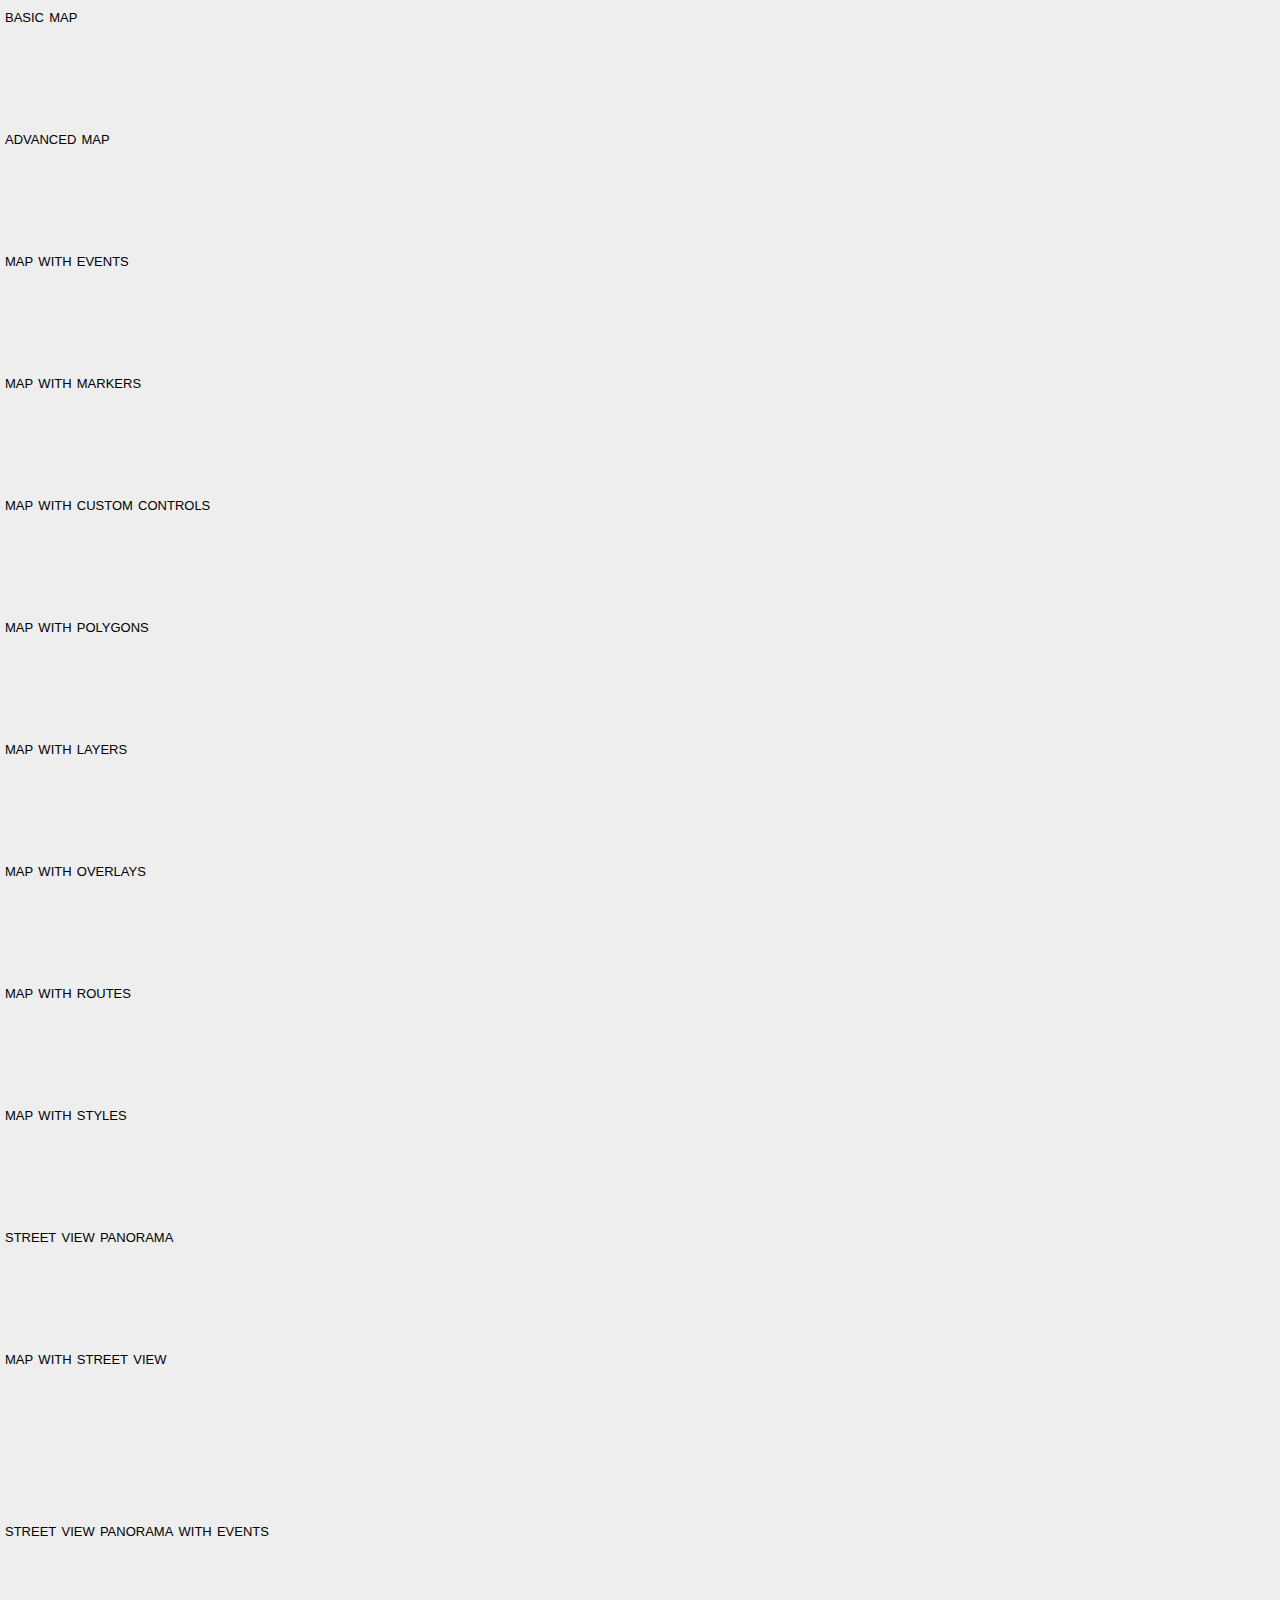
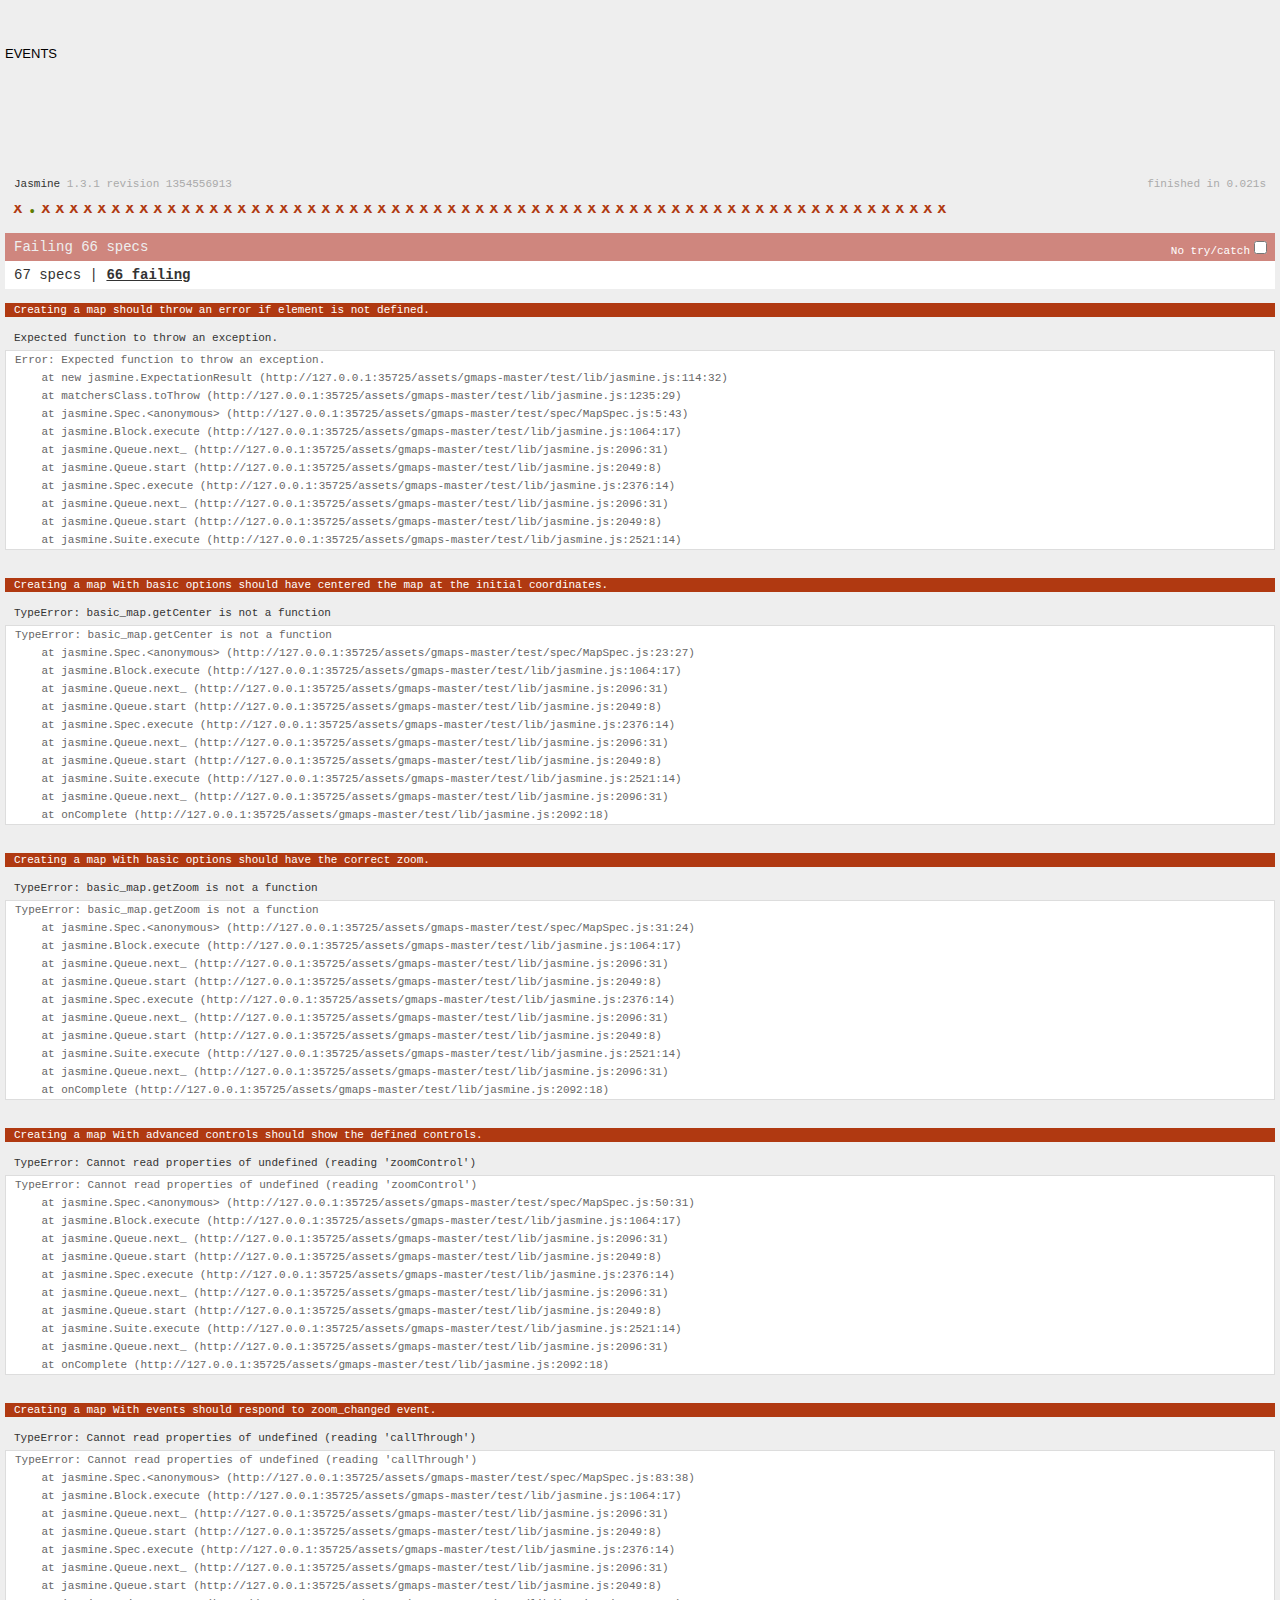
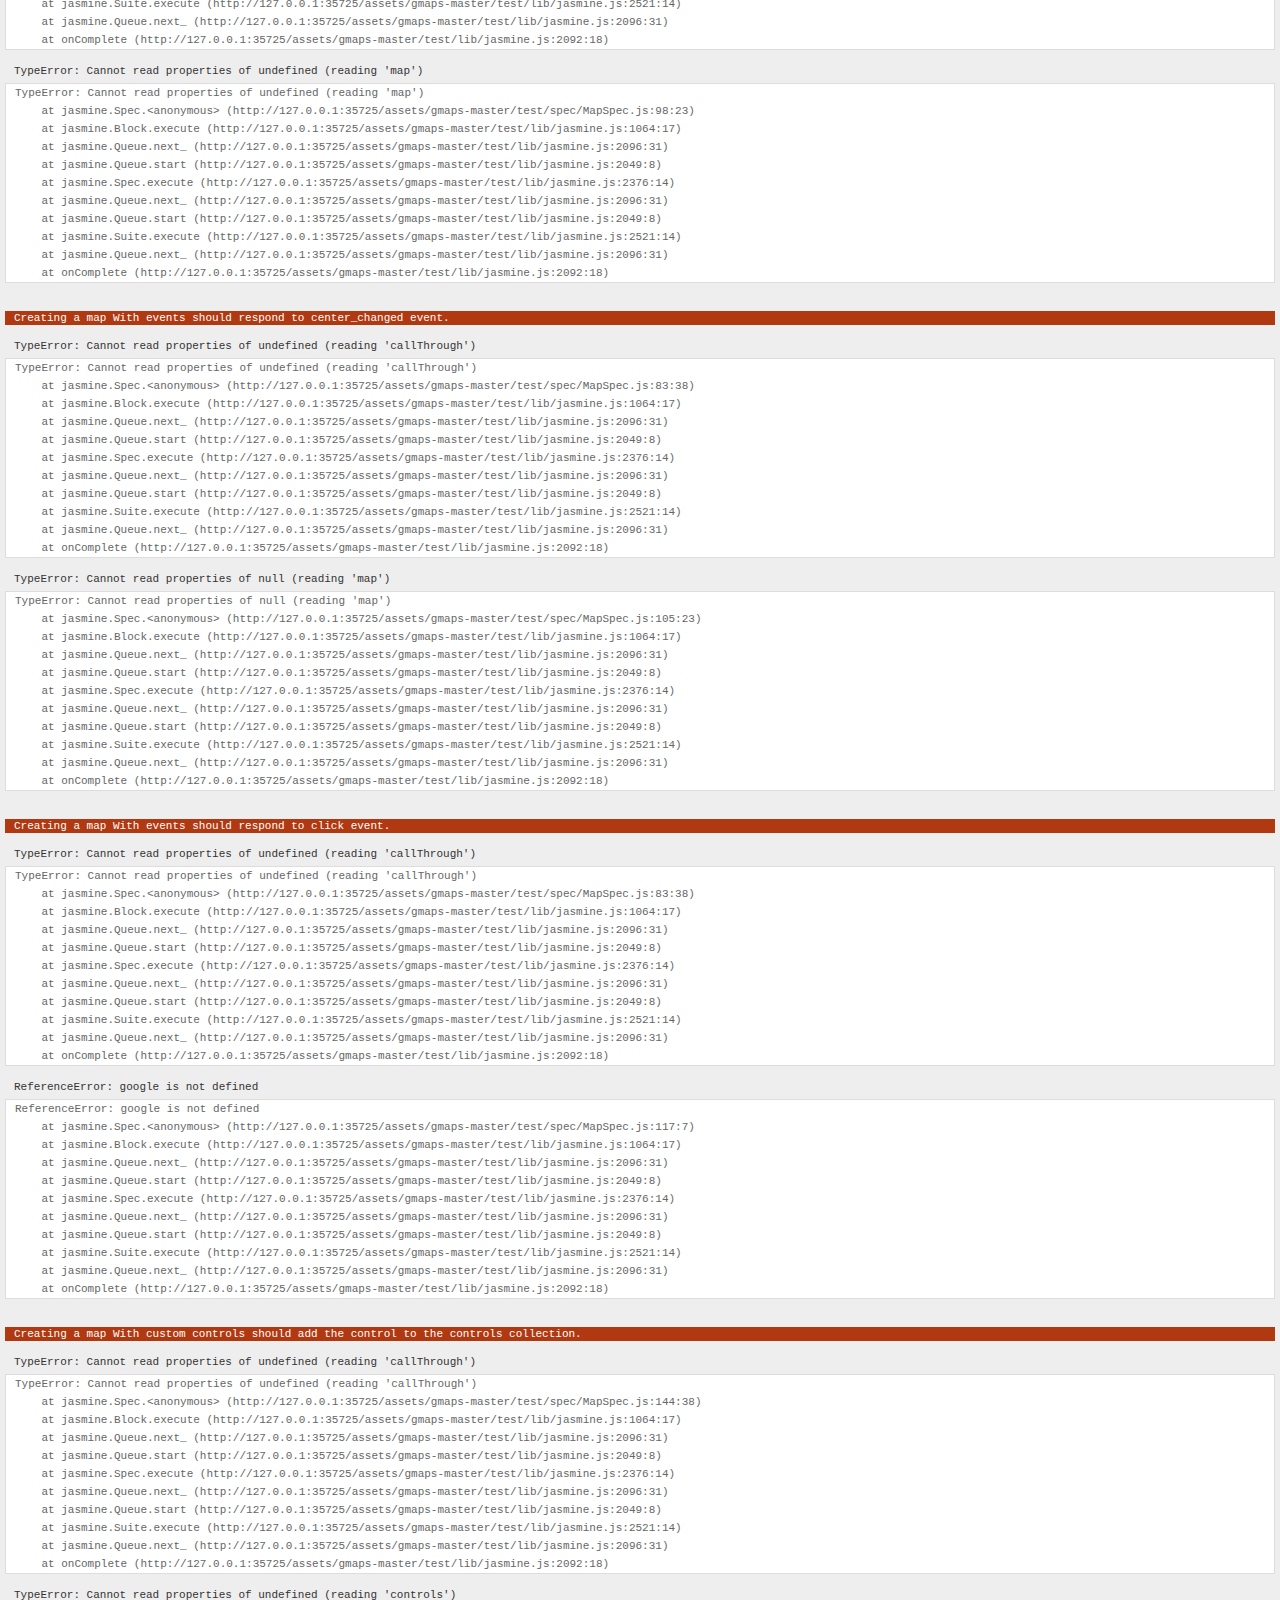
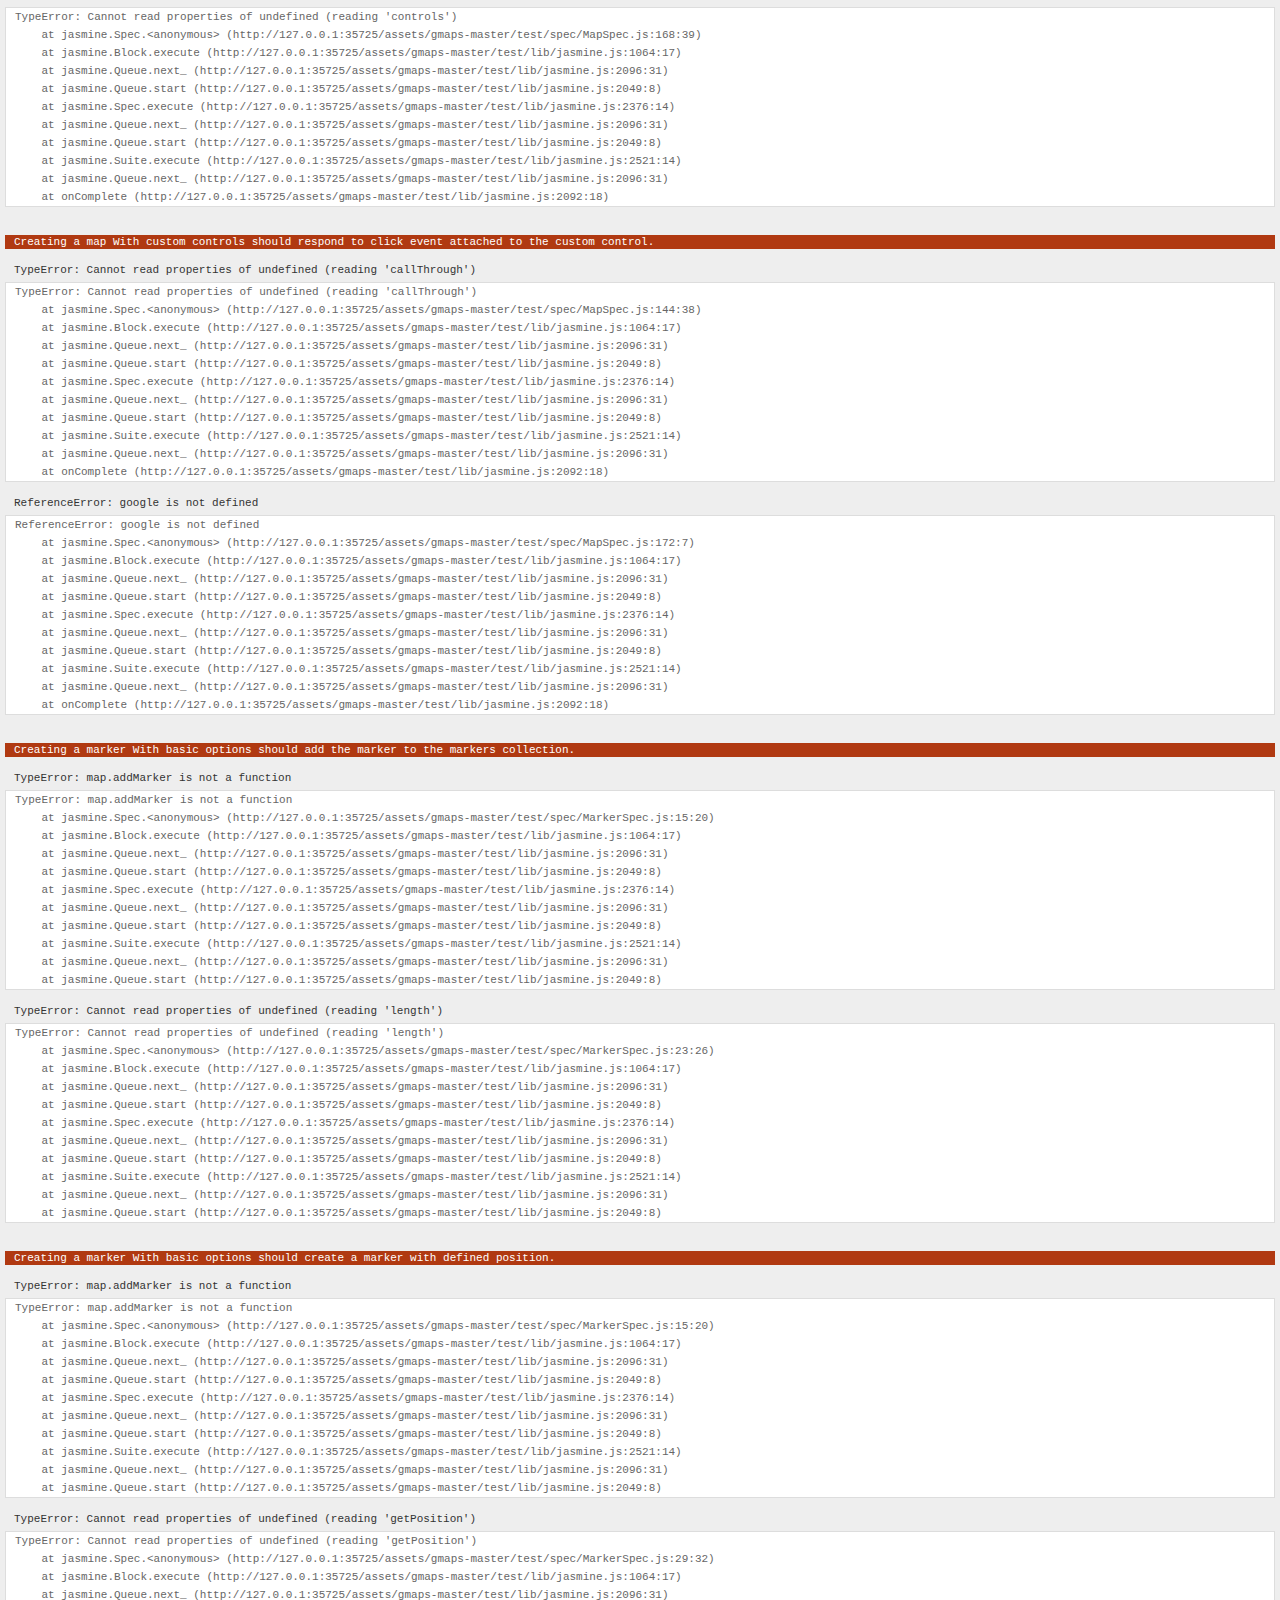
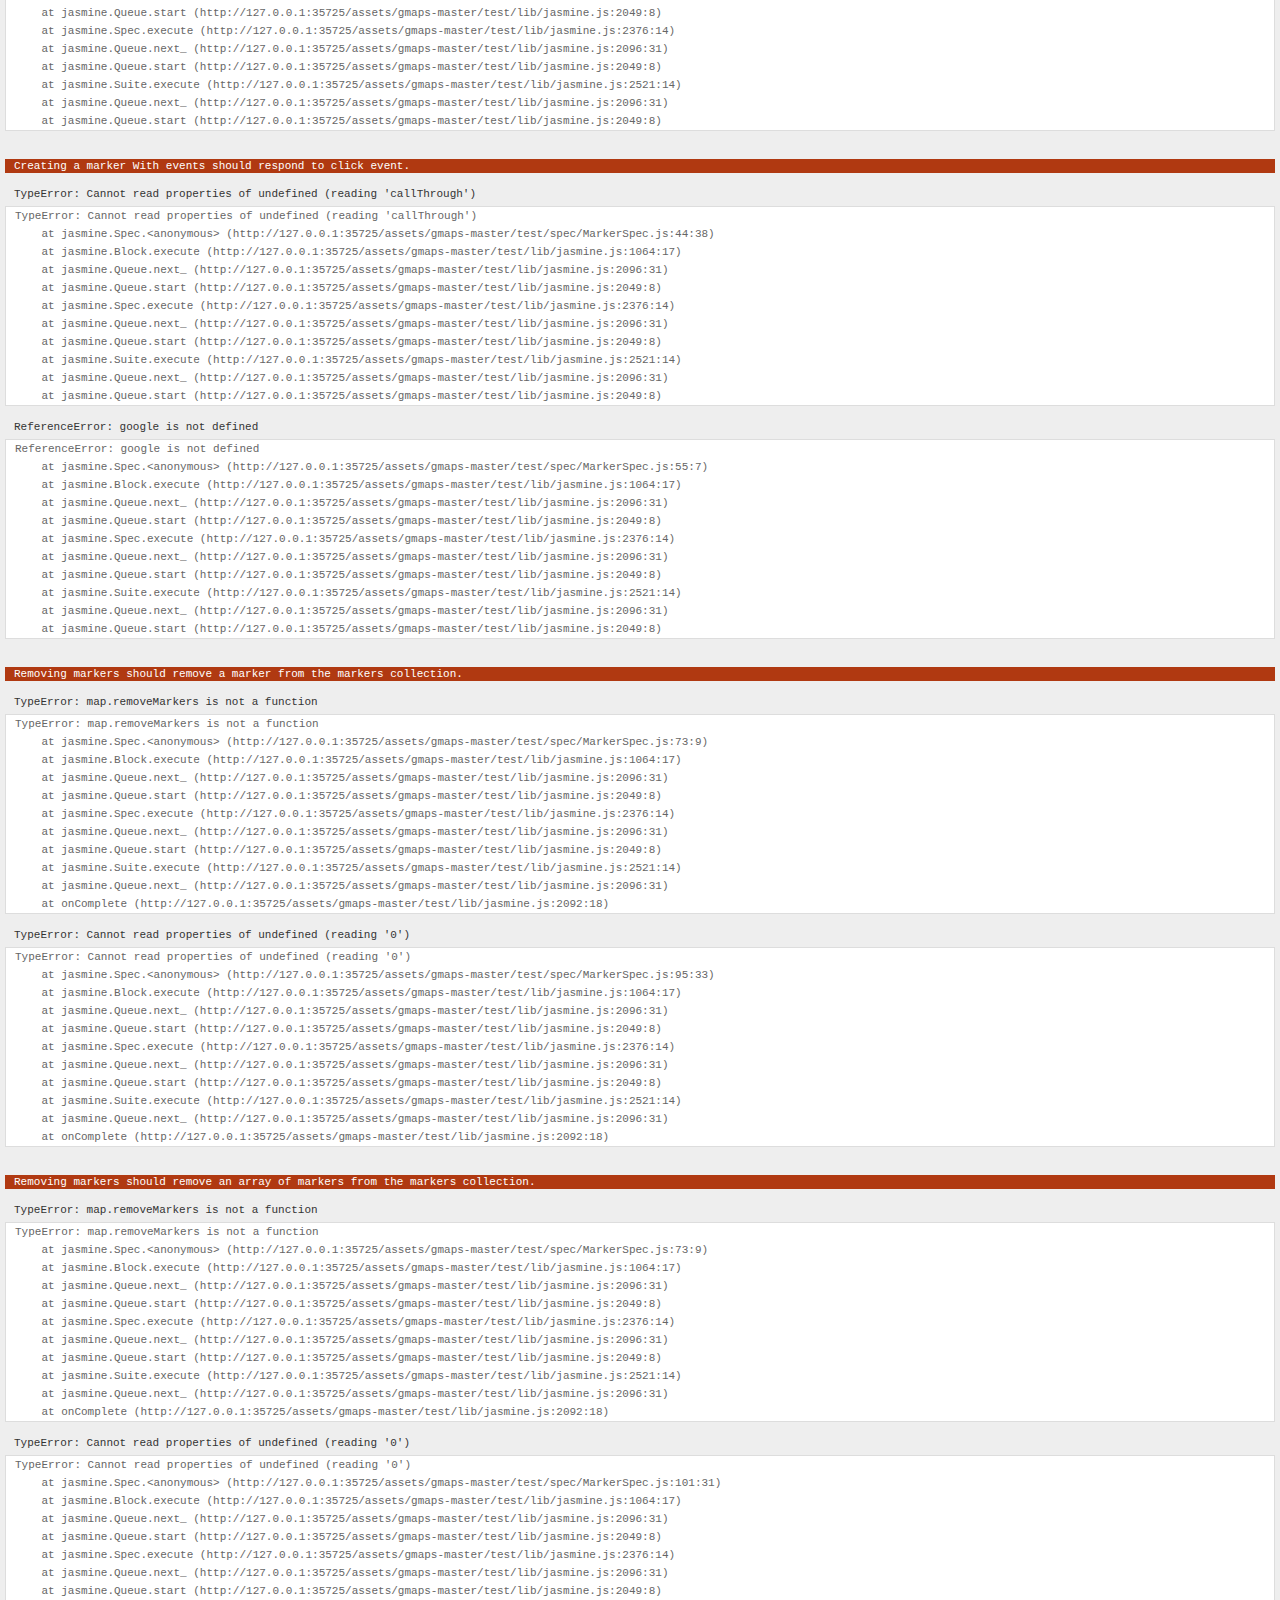
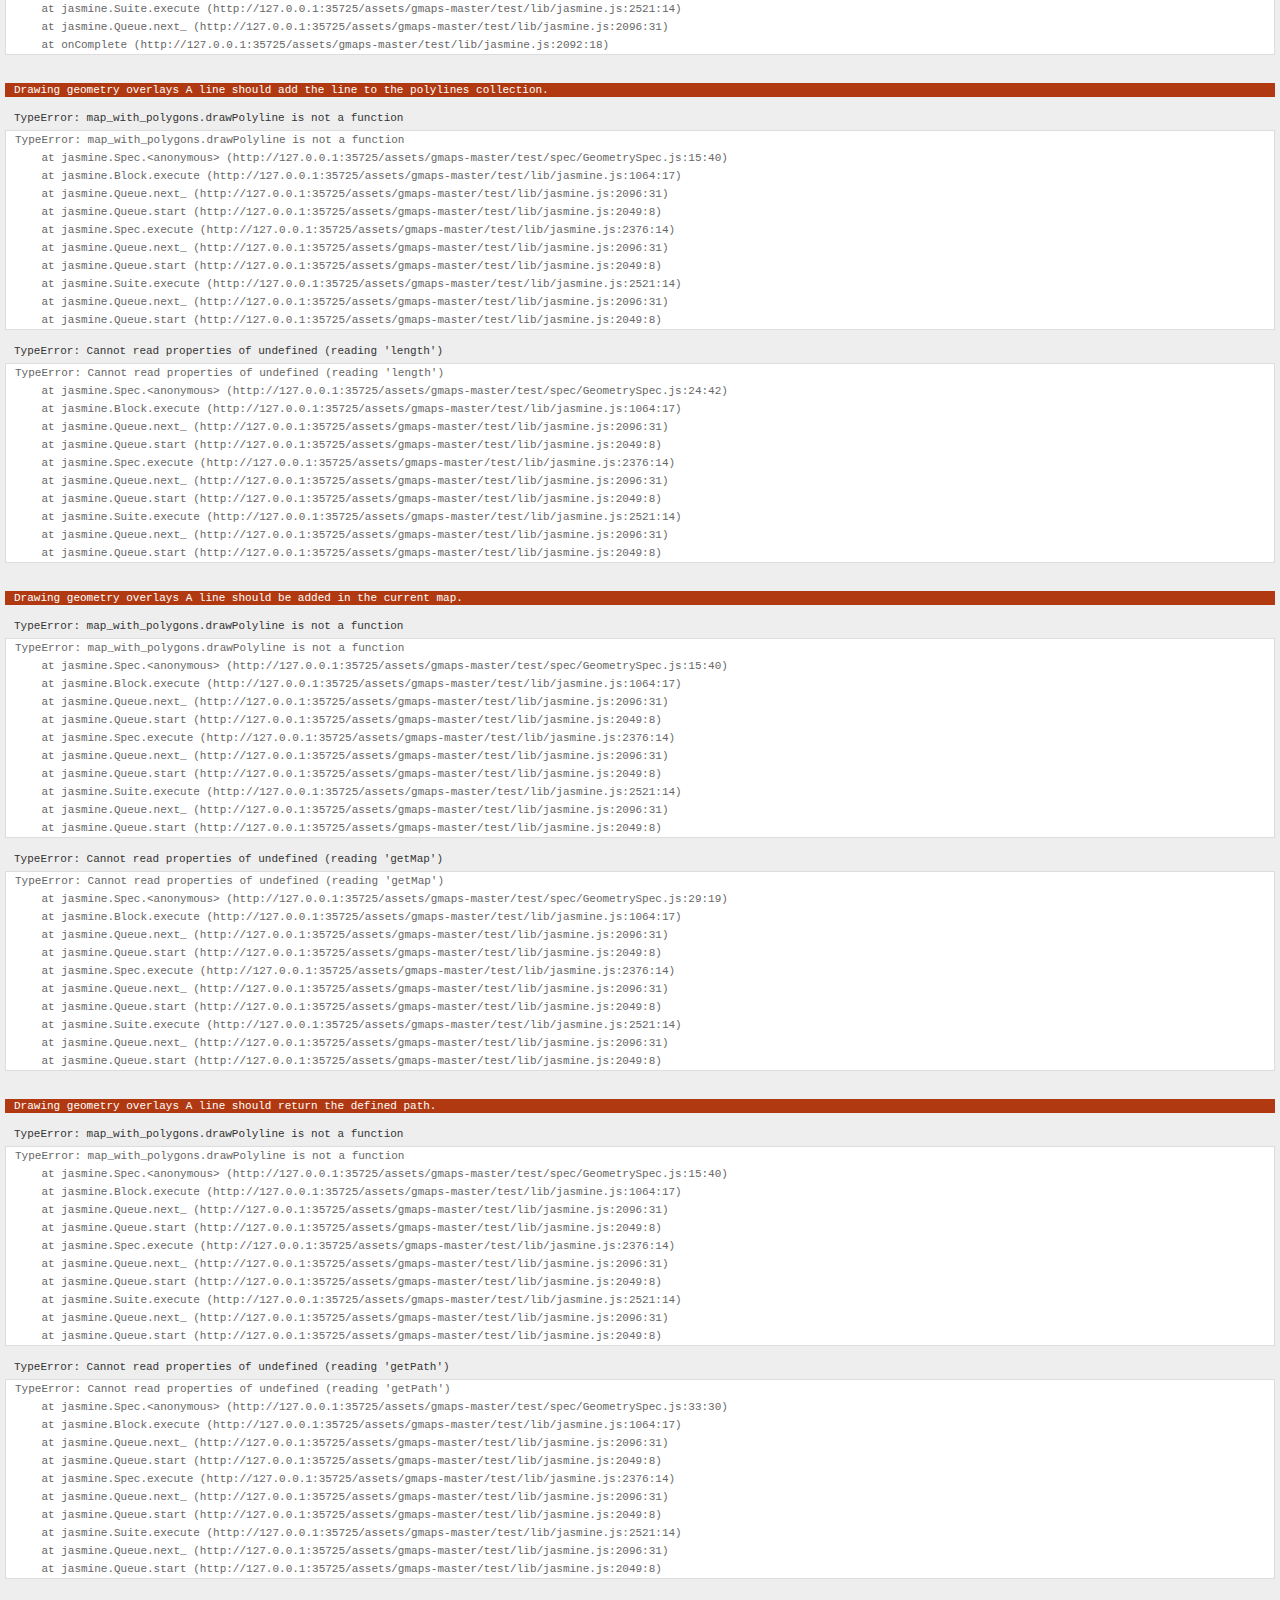
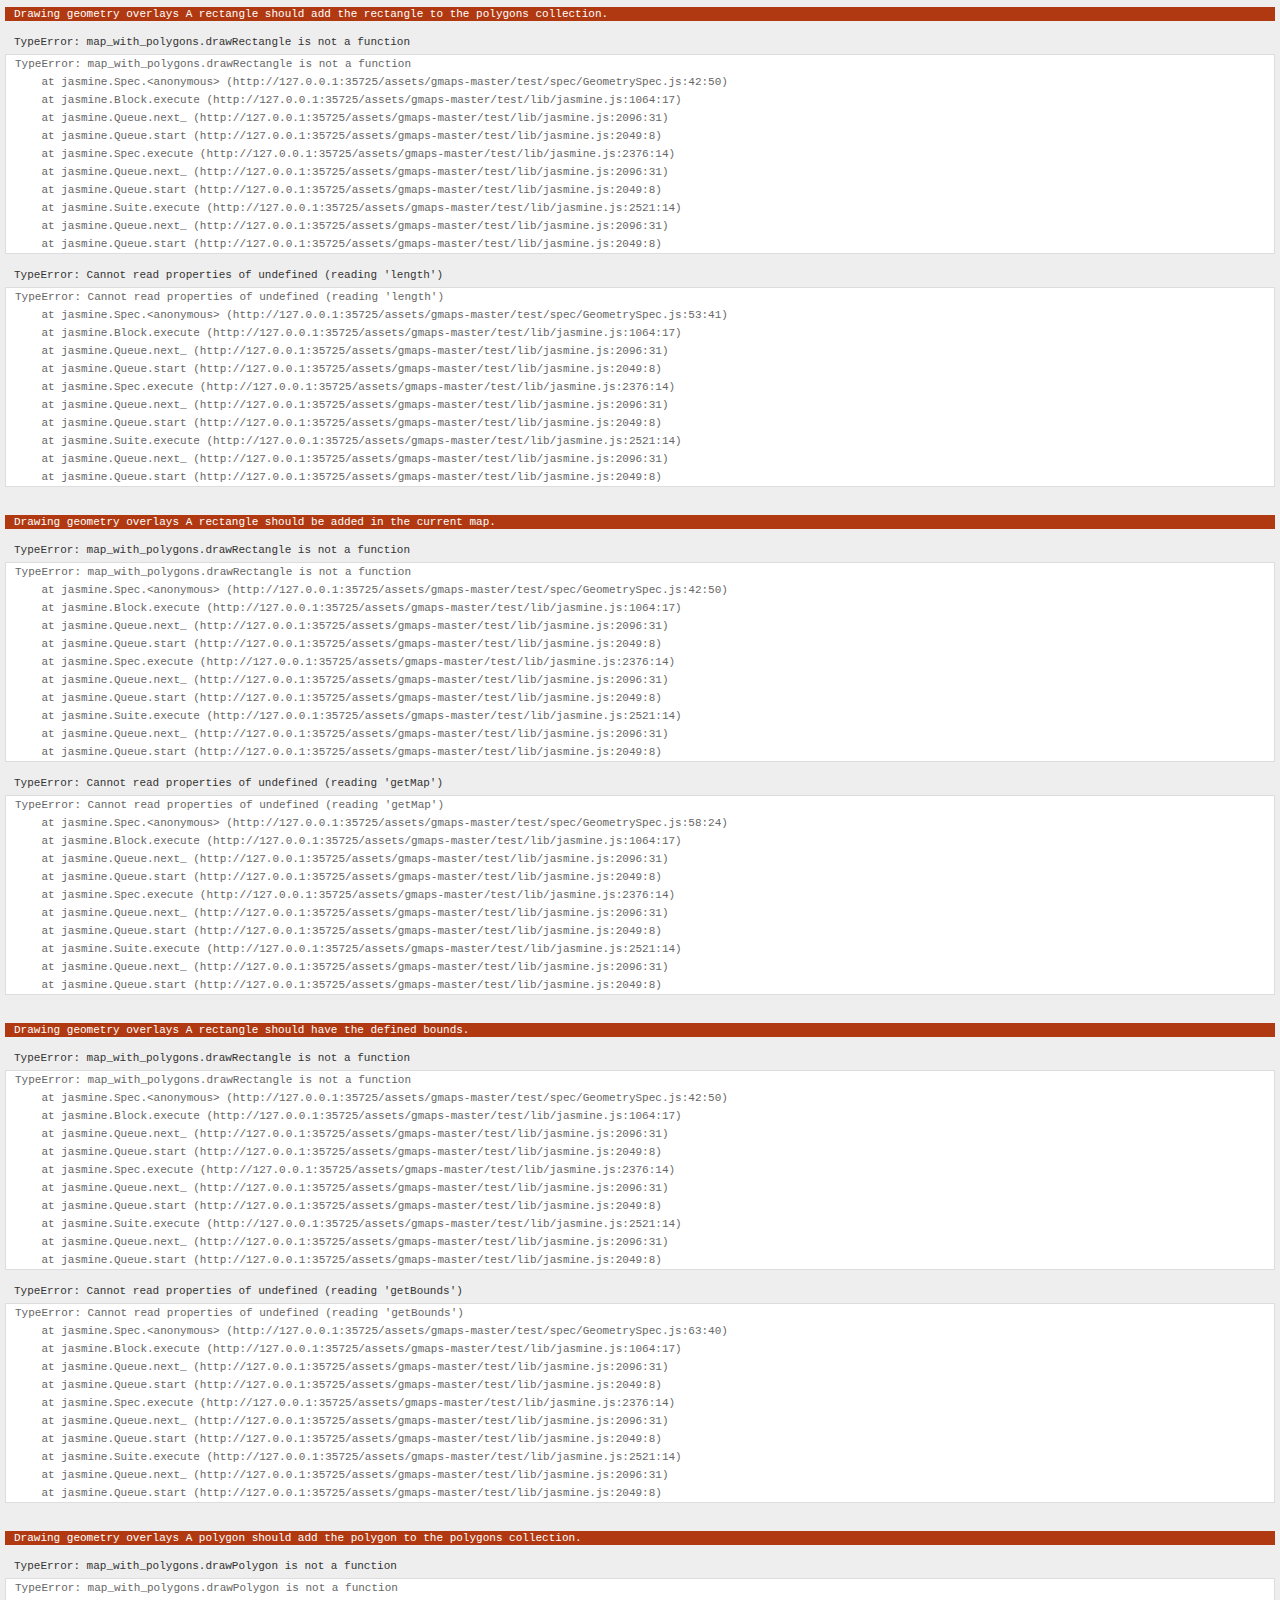
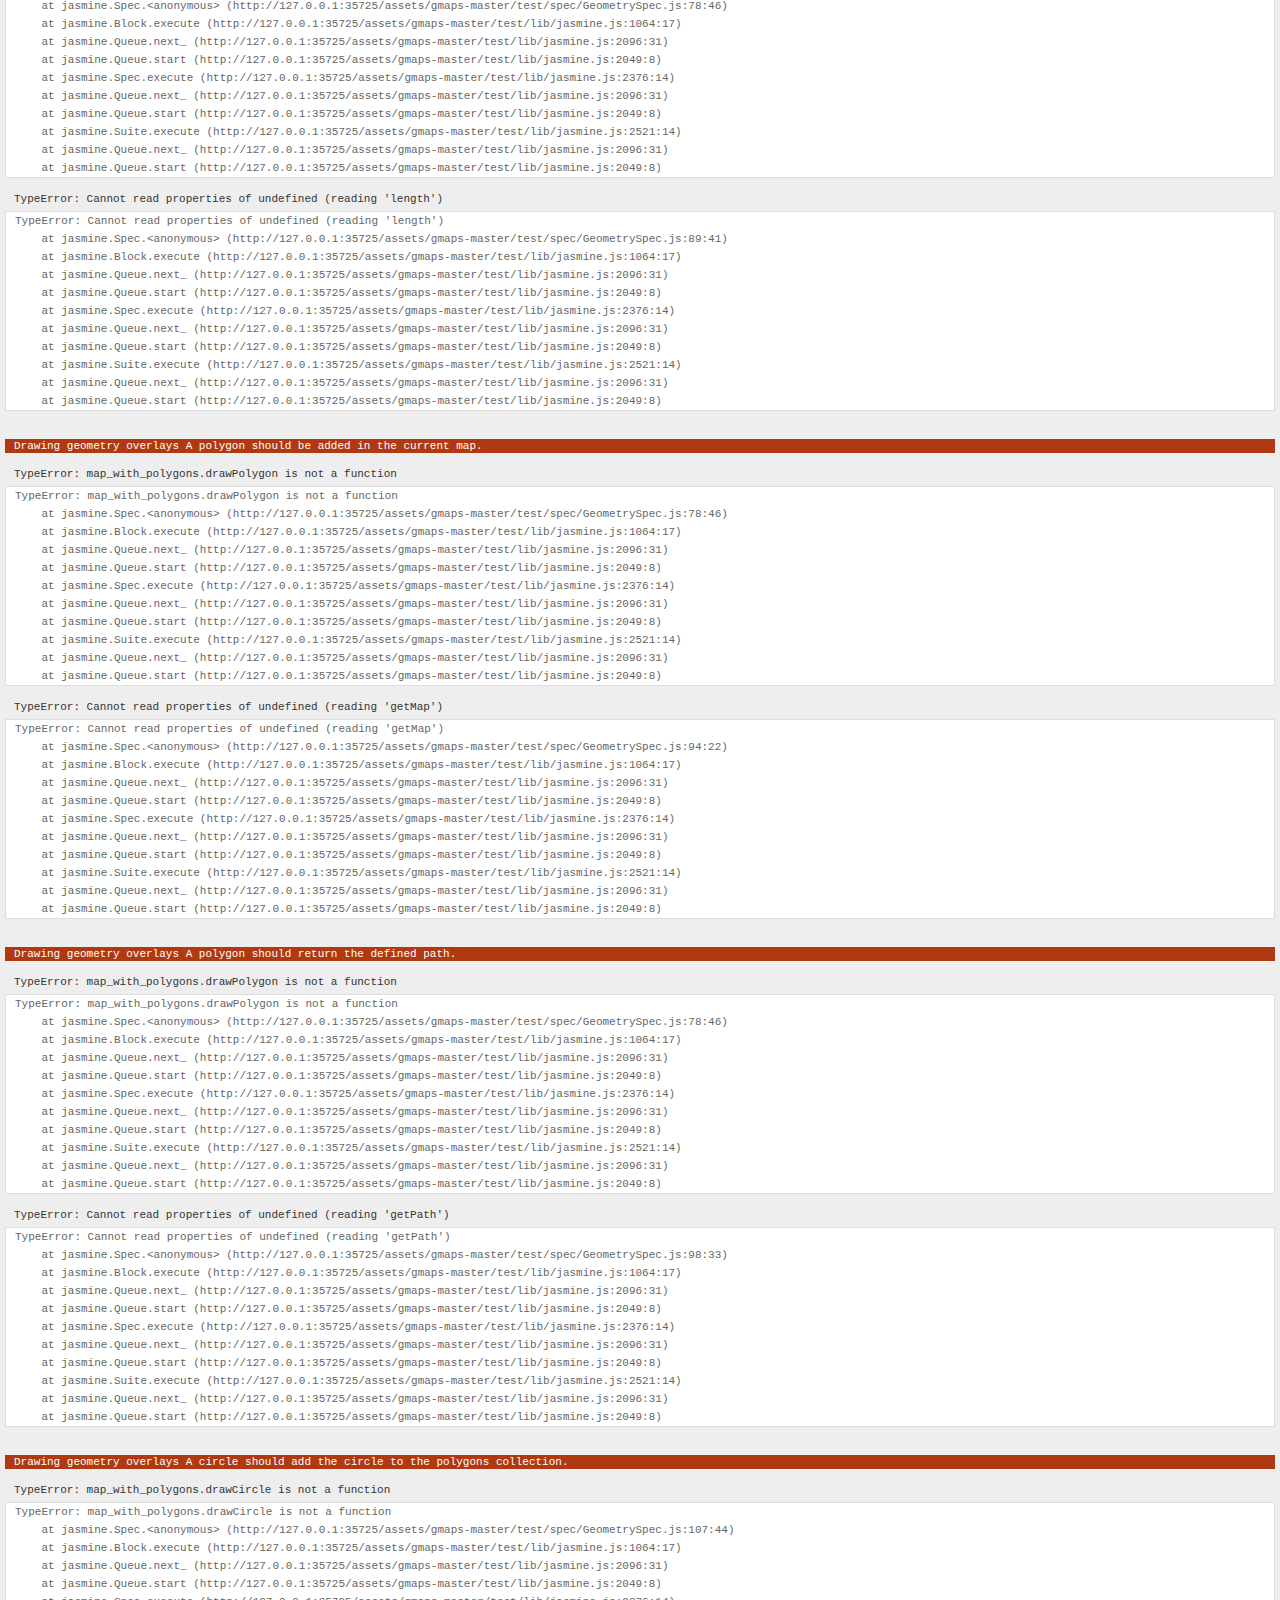
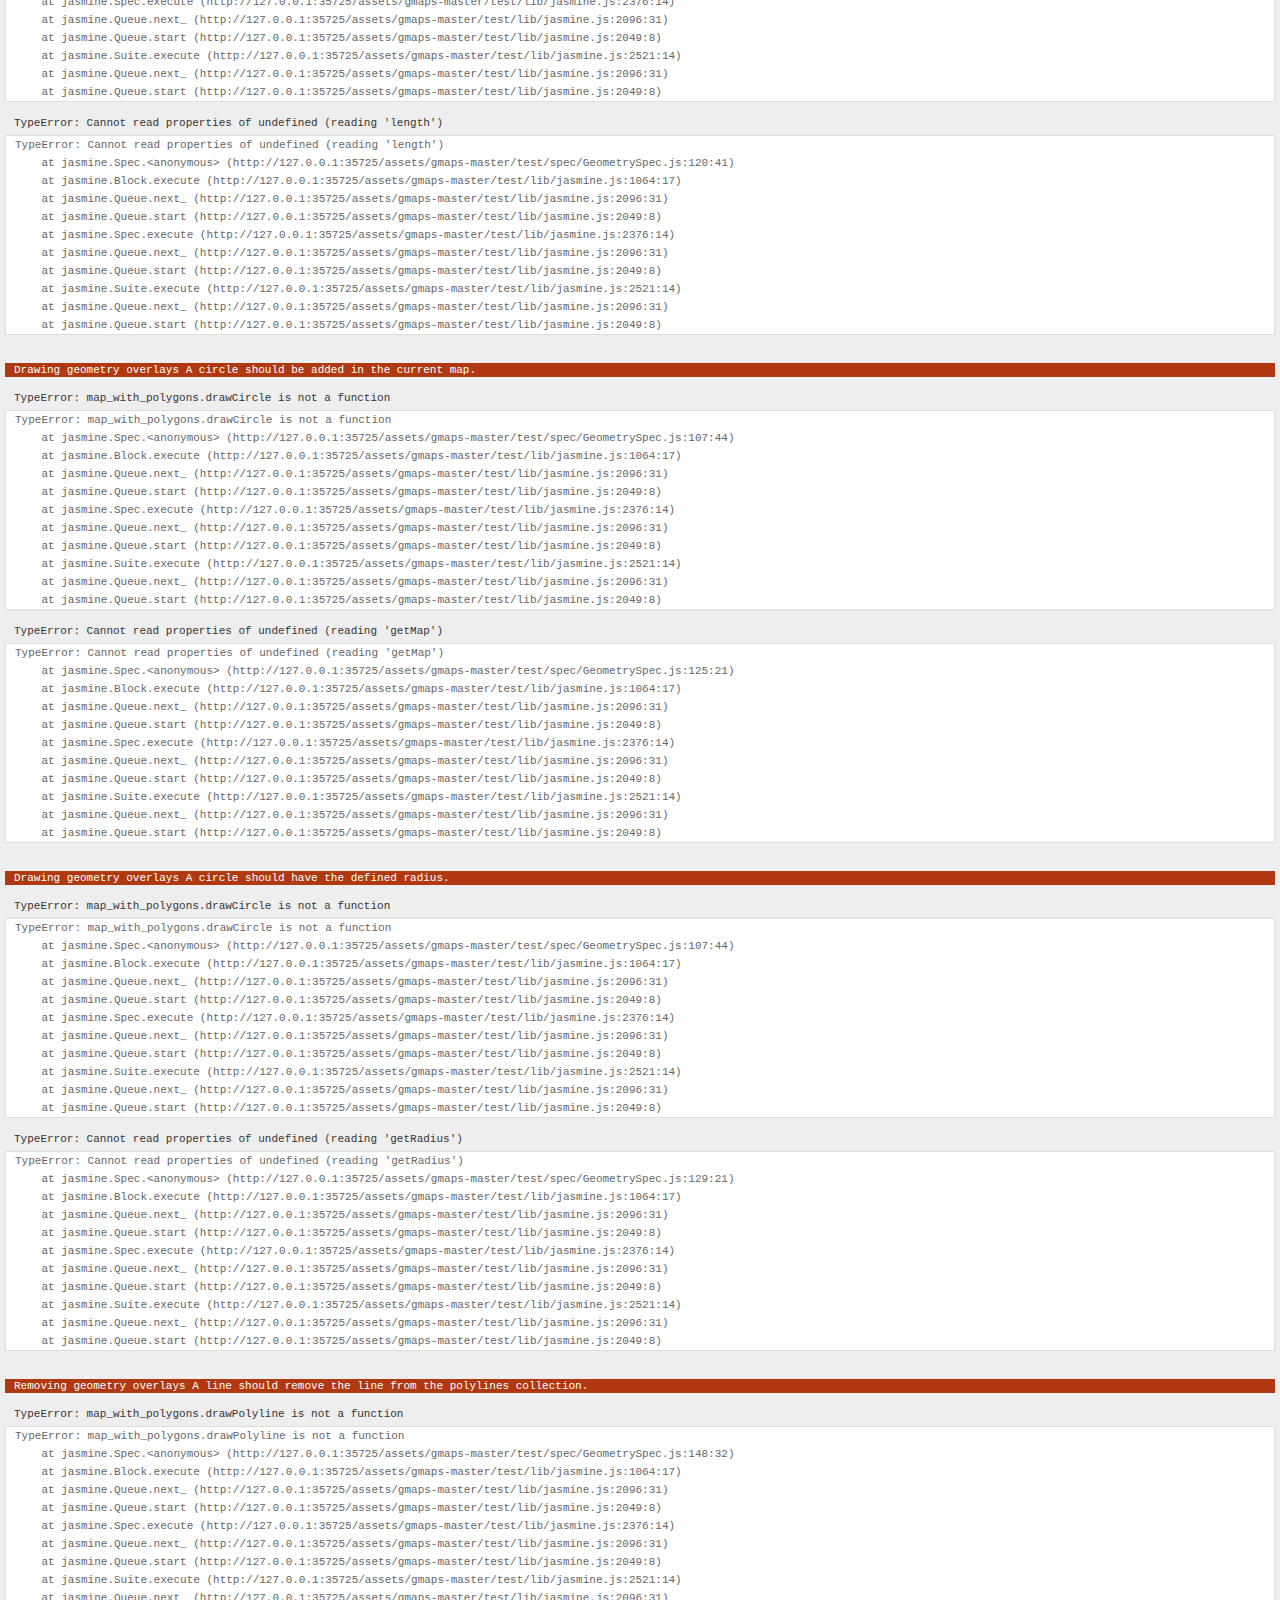
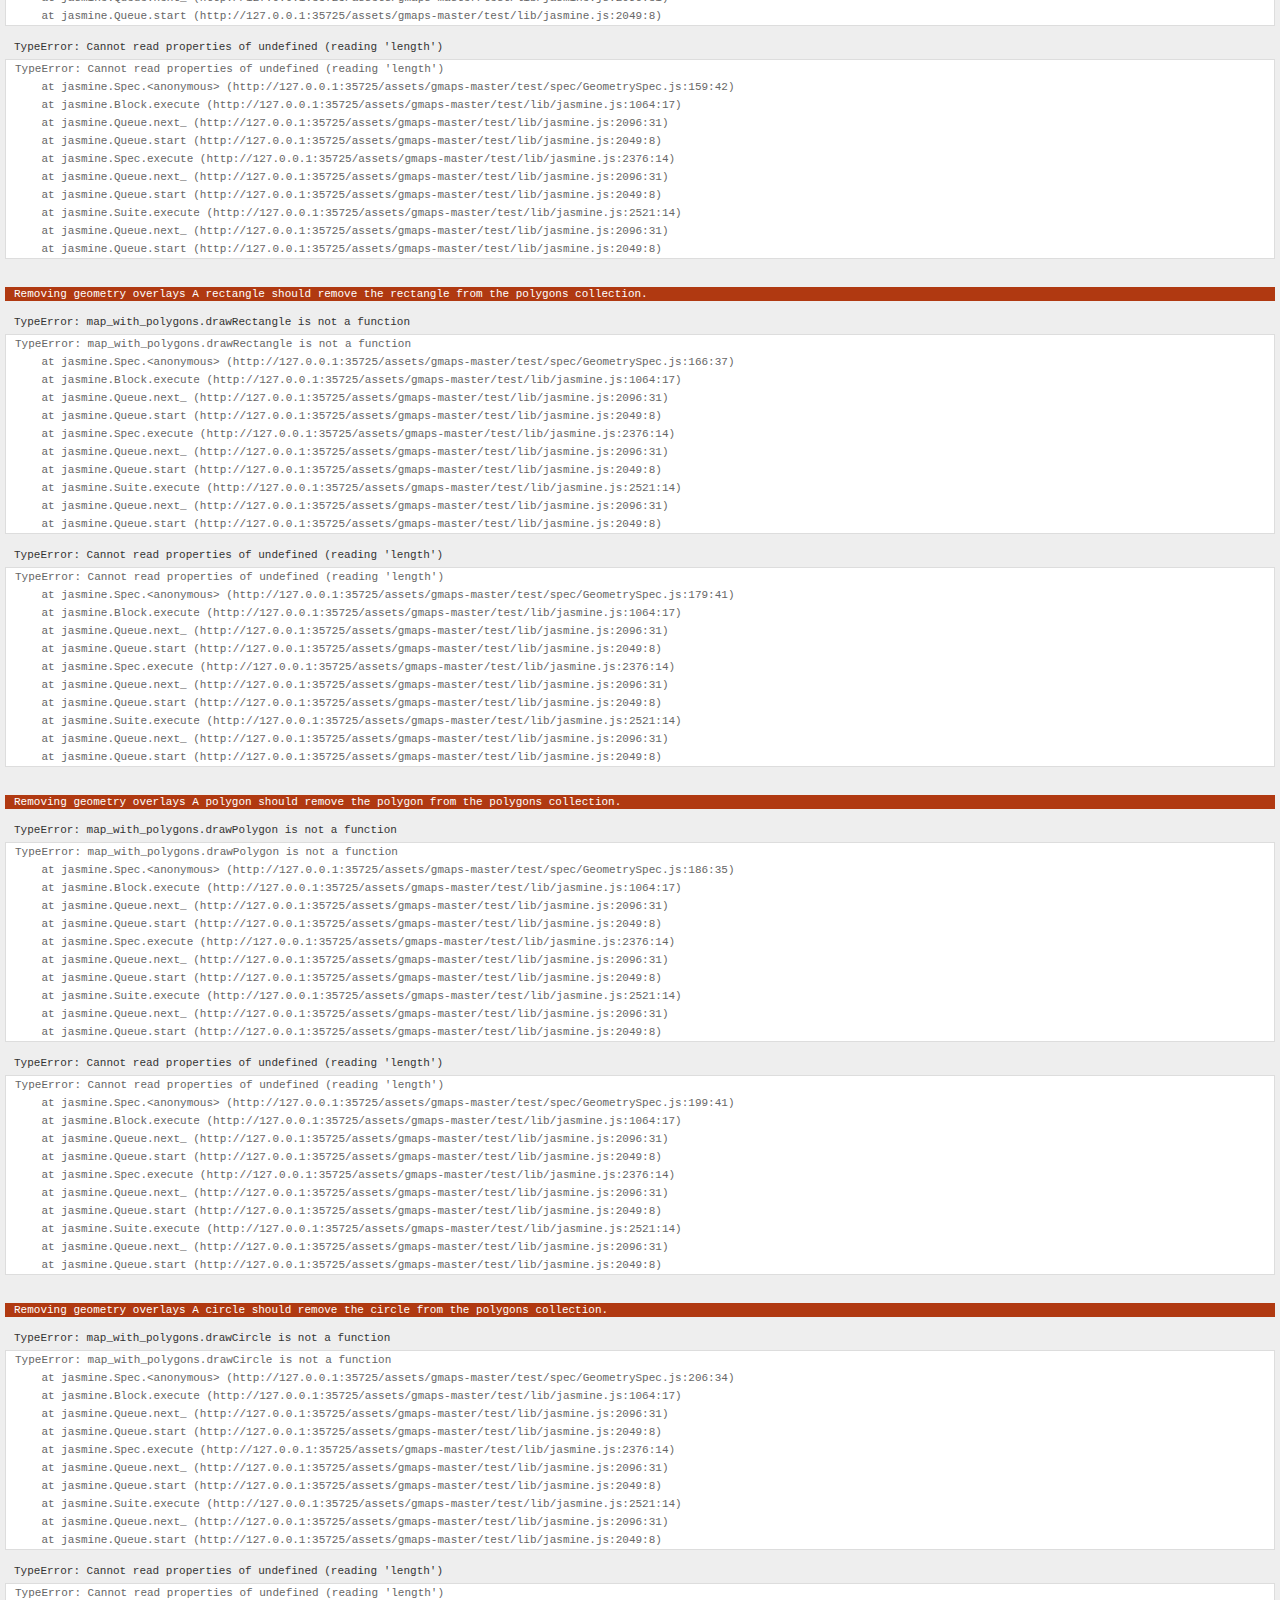
<file: assets/gmaps-master/test/index.html>
<!DOCTYPE html>
<html>
<head>
  <title>gmaps.js test</title>
  <link rel="stylesheet" type="text/css" href="lib/jasmine.css" />
  <link rel="stylesheet" href="style.css" />
  <script type="text/javascript" src="lib/jasmine.js"></script>
  <script type="text/javascript" src="lib/jasmine-html.js"></script>

  <script type="text/javascript" src="http://maps.google.com/maps/api/js?sensor=true"></script>
  <script type="text/javascript" src="../gmaps.js"></script>

  <script type="text/javascript" src="spec/MapSpec.js"></script>
  <script type="text/javascript" src="spec/MarkerSpec.js"></script>
  <script type="text/javascript" src="spec/GeometrySpec.js"></script>
  <script type="text/javascript" src="spec/LayerSpec.js"></script>
  <script type="text/javascript" src="spec/OverlaySpec.js"></script>
  <script type="text/javascript" src="spec/RouteSpec.js"></script>
  <script type="text/javascript" src="spec/StyleSpec.js"></script>
  <script type="text/javascript" src="spec/StreetViewSpec.js"></script>
  <script type="text/javascript" src="spec/EventSpec.js"></script>
  <script type="text/javascript" src="spec/ControlSpec.js"></script>

  <script type="text/javascript">
    (function() {
      var jasmineEnv = jasmine.getEnv();
      jasmineEnv.updateInterval = 1000;

      var htmlReporter = new jasmine.HtmlReporter();

      jasmineEnv.addReporter(htmlReporter);

      jasmineEnv.specFilter = function(spec) {
        return htmlReporter.specFilter(spec);
      };

      var currentWindowOnload = window.onload;

      window.onload = function() {
        if (currentWindowOnload) {
          currentWindowOnload();
        }

        execJasmine();
      };

      function execJasmine() {
        jasmineEnv.execute();
      }
    })();
  </script>
</head>
<body>
  <h3>Basic map</h3>
  <div class="map" id="basic-map"></div>
  <h3>Advanced map</h3>
  <div class="map" id="advanced-map"></div>
  <h3>Map with events</h3>
  <div class="map" id="map-with-events"></div>
  <h3>Map with markers</h3>
  <div class="map" id="map-with-markers"></div>
  <h3>Map with custom controls</h3>
  <div class="map" id="map-with-custom-controls"></div>
  <h3>Map with polygons</h3>
  <div class="map" id="map-with-polygons"></div>
  <h3>Map with layers</h3>
  <div class="map" id="map-with-layers"></div>
  <h3>Map with overlays</h3>
  <div class="map" id="map-with-overlays"></div>
  <h3>Map with routes</h3>
  <div class="map" id="map-with-routes"></div>
  <h3>Map with styles</h3>
  <div class="map" id="map-with-styles"></div>
  <h3>Street View Panorama</h3>
  <div class="panorama" id="streetview-standalone-panorama"></div>
  <h3>Map with Street View</h3>
  <div class="with-columns">
    <div class="map" id="map-with-streetview"></div>
    <div class="panorama" id="streetview-panorama"></div>
  </div>
  <h3>Street View Panorama with events</h3>
  <div class="panorama" id="streetview-with-events"></div>
  <h3>Events</h3>
  <div class="map" id="events"></div>
</body>
</html>
</file>
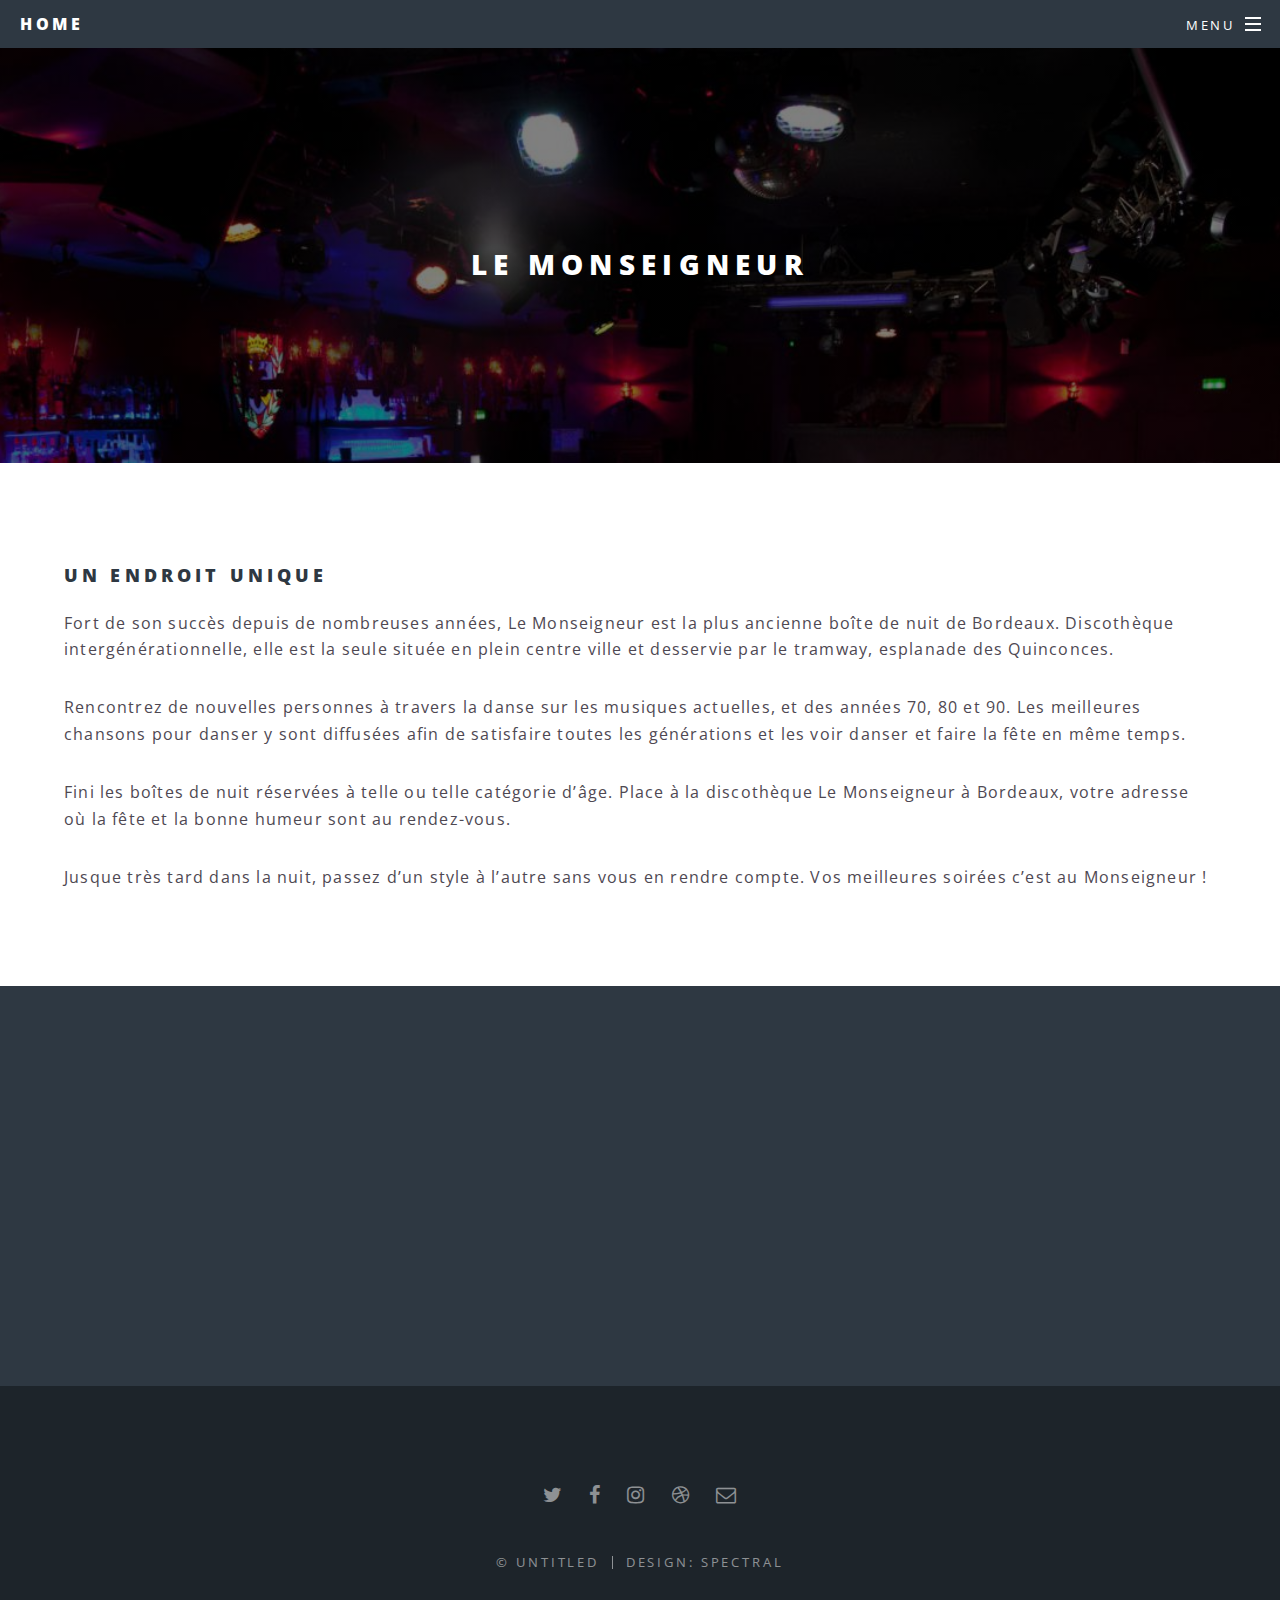
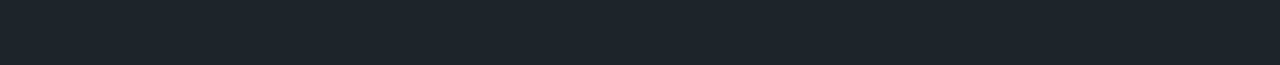
<file: Monseigneur.html>
<!DOCTYPE HTML>
<!--
	Spectral by HTML5 UP
	html5up.net | @ajlkn
	Free for personal and commercial use under the CCA 3.0 license (html5up.net/license)
-->
<html>
	<head>
		<title class="M">Le Monseigneur</title>
		<meta charset="utf-8" />
		<meta name="viewport" content="width=device-width, initial-scale=1" />
		<!--[if lte IE 8]><script src="assets/js/ie/html5shiv.js"></script><![endif]-->
		<link rel="stylesheet" href="assets/css/main.css" />
		<!--[if lte IE 8]><link rel="stylesheet" href="assets/css/ie8.css" /><![endif]-->
		<!--[if lte IE 9]><link rel="stylesheet" href="assets/css/ie9.css" /><![endif]-->
	</head>
	<body>

		<!-- Page Wrapper -->
			<div id="page-wrapper">

				<!-- Header -->
					<header id="header" >
						<h1><a href="index.html">Home</a></h1>
						<nav id="nav">
							<ul>
								<li class="special">
									<a href="#menu" class="menuToggle"><span>Menu</span></a>
									<div id="menu">
										<ul>
											<li><a href="index.html">Home</a></li>
											<li><a href="Plage.html">La Plage</a></li>
											<li><a href="Iboat.html">L'Iboat</a></li>
											<li><a href="Monseigneur.html">Le Monseigneur</a></li>

										</ul>
									</div>
								</li>
							</ul>
						</nav>
					</header>

				<!-- Main -->
					<article id="main">
						<header class="Monseigneur">
							<h2>LE MONSEIGNEUR </h2>

						</header>
						<section class="wrapper style5">
							<div class="inner">

								<h3> Un endroit unique </h3>
								<p>Fort de son succès depuis de nombreuses années, Le Monseigneur est la plus ancienne boîte de nuit de Bordeaux. Discothèque intergénérationnelle, elle est la seule située en plein centre ville et desservie par le tramway, esplanade des Quinconces.</p>
								<p>Rencontrez de nouvelles personnes à travers la danse sur les musiques actuelles, et des années 70, 80 et 90. Les meilleures chansons pour danser y sont diffusées afin de satisfaire toutes les générations et les voir danser et faire la fête en même temps. </p>
								<p>Fini les boîtes de nuit réservées à telle ou telle catégorie d’âge. Place à la discothèque Le Monseigneur à Bordeaux, votre adresse où la fête et la bonne humeur sont au rendez-vous.</p>
								<p>Jusque très tard dans la nuit, passez d’un style à l’autre sans vous en rendre compte. Vos meilleures soirées c’est au Monseigneur !</p>

							</div>
						</section>
					</article>
				<div id="map">

				</div>

				<!-- Footer -->
					<footer id="footer">
						<ul class="icons">
							<li><a href="#" class="icon fa-twitter"><span class="label">Twitter</span></a></li>
							<li><a href="#" class="icon fa-facebook"><span class="label">Facebook</span></a></li>
							<li><a href="#" class="icon fa-instagram"><span class="label">Instagram</span></a></li>
							<li><a href="#" class="icon fa-dribbble"><span class="label">Dribbble</span></a></li>
							<li><a href="#" class="icon fa-envelope-o"><span class="label">Email</span></a></li>
						</ul>
						<ul class="copyright">
							<li>&copy; Untitled</li><li>Design: Spectral</li>
						</ul>
					</footer>

			</div>

		<!-- Scripts -->
			<script src="assets/js/jquery.min.js"></script>
			<script src="assets/js/jquery.scrollex.min.js"></script>
			<script src="assets/js/jquery.scrolly.min.js"></script>
			<script src="assets/js/skel.min.js"></script>
			<script src="assets/js/util.js"></script>
			<!--[if lte IE 8]><script src="assets/js/ie/respond.min.js"></script><![endif]-->
			<script src="assets/js/main.js"></script>
		<script type="text/javascript" src="http://maps.google.com/maps/api/js?key=AIzaSyC11SF_h5tBOFw733vNxvb1BatZk4l75fg"></script>
		<script src="assets/gmaps-master/gmaps.js"></script>
		<script src="assets/js/compMap.js"></script>

	</body>
</html>
</file>
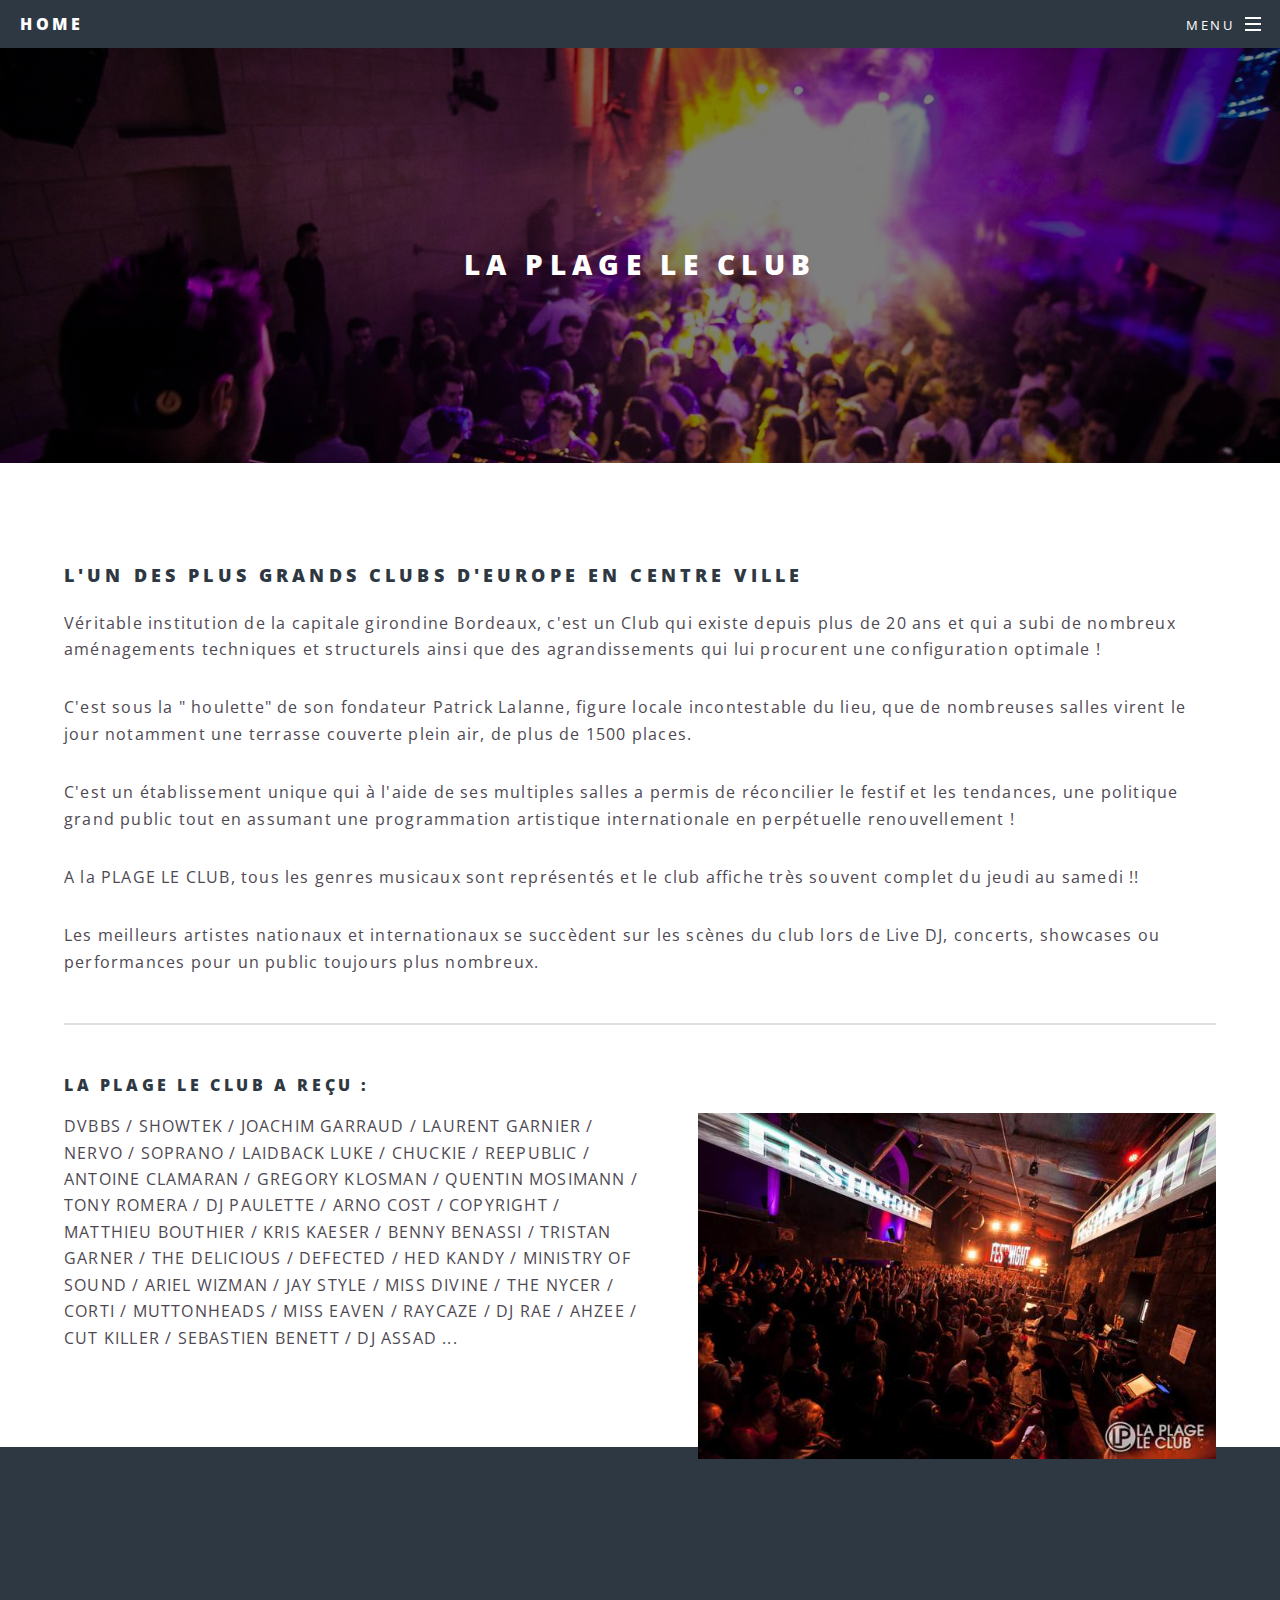
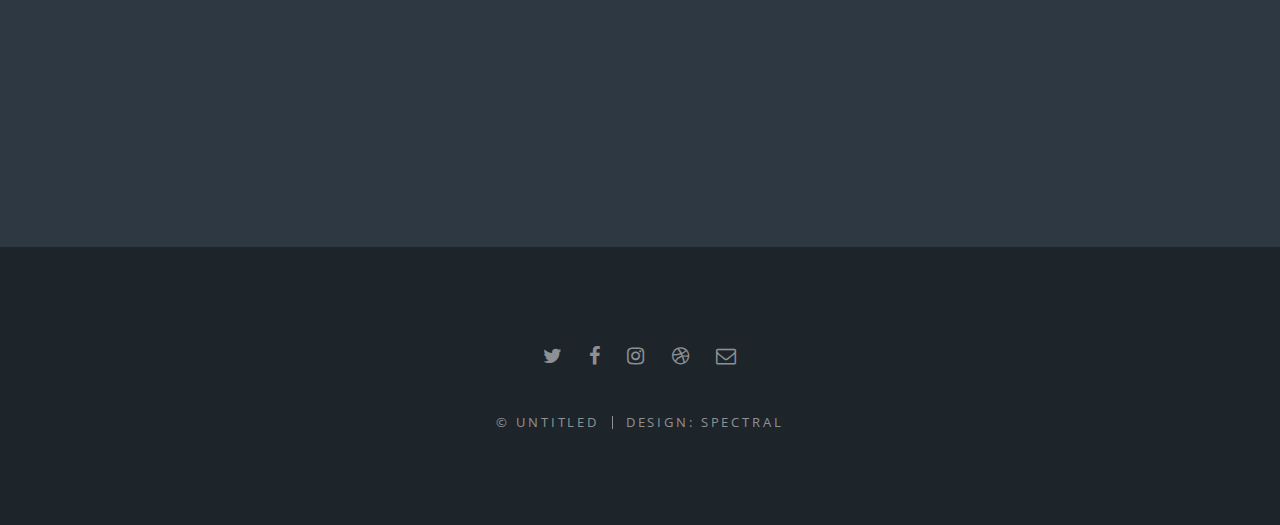
<file: Plage.html>
<!DOCTYPE HTML>
<!--
	Spectral by HTML5 UP
	html5up.net | @ajlkn
	Free for personal and commercial use under the CCA 3.0 license (html5up.net/license)
-->
<html>
	<head>
		<title class="P">La Plage</title>
		<meta charset="utf-8" />
		<meta name="viewport" content="width=device-width, initial-scale=1" />
		<!--[if lte IE 8]><script src="assets/js/ie/html5shiv.js"></script><![endif]-->
		<link rel="stylesheet" href="assets/css/main.css" />
		<!--[if lte IE 8]><link rel="stylesheet" href="assets/css/ie8.css" /><![endif]-->
		<!--[if lte IE 9]><link rel="stylesheet" href="assets/css/ie9.css" /><![endif]-->
	</head>
	<body>

		<!-- Page Wrapper -->
			<div id="page-wrapper">

				<!-- Header -->
					<header id="header" >
						<h1><a href="index.html">Home</a></h1>
						<nav id="nav">
							<ul>
								<li class="special">
									<a href="#menu" class="menuToggle"><span>Menu</span></a>
									<div id="menu">
										<ul>
											<li><a href="index.html">Home</a></li>
											<li><a href="Plage.html">La Plage</a></li>
											<li><a href="Iboat.html">L'Iboat</a></li>
											<li><a href="Monseigneur.html">Le Monseigneur</a></li>

										</ul>
									</div>
								</li>
							</ul>
						</nav>
					</header>

				<!-- Main -->
					<article id="main">
						<header class="Plage">
							<h2>La PLAGE LE CLUB </h2>

						</header>
						<section class="wrapper style5">
							<div class="inner">

								<h3>L'un des plus grands clubs d'Europe en centre ville </h3>
								<p>Véritable institution de la capitale girondine Bordeaux, c'est un Club qui existe depuis plus de 20 ans et qui a subi de nombreux aménagements techniques et structurels ainsi que des agrandissements qui lui procurent une configuration optimale ! </p>

								<p>C'est sous la " houlette" de son fondateur Patrick Lalanne, figure locale incontestable du lieu, que de nombreuses salles virent le jour notamment une terrasse couverte plein air, de plus de 1500 places. </p>
								<p>C'est un établissement unique qui à l'aide de ses multiples salles a permis de réconcilier le festif et les tendances, une politique grand public tout en assumant une programmation artistique internationale en perpétuelle renouvellement ! </p>
								<p>A la PLAGE LE CLUB, tous les genres musicaux sont représentés et le club affiche très souvent complet du jeudi au samedi !!</p>
								<p>Les meilleurs artistes nationaux et internationaux se succèdent sur les scènes du club lors de Live DJ, concerts, showcases ou performances pour un public toujours plus nombreux. </p>
								<hr />

								<h4>LA PLAGE LE CLUB a reçu : </h4>
								<div class="DroitePlage"><img src="images/laplageleclub.jpeg"></div>
								<p>DVBBS / SHOWTEK / JOACHIM GARRAUD / LAURENT GARNIER / NERVO / SOPRANO / LAIDBACK LUKE / CHUCKIE / REEPUBLIC / ANTOINE CLAMARAN / GREGORY KLOSMAN / QUENTIN MOSIMANN / TONY ROMERA / DJ PAULETTE / ARNO COST / COPYRIGHT / MATTHIEU BOUTHIER / KRIS KAESER / BENNY BENASSI / TRISTAN GARNER / THE DELICIOUS / DEFECTED / HED KANDY / MINISTRY OF SOUND / ARIEL WIZMAN / JAY STYLE / MISS DIVINE / THE NYCER / CORTI / MUTTONHEADS / MISS EAVEN / RAYCAZE / DJ RAE / AHZEE / CUT KILLER / SEBASTIEN BENETT / DJ ASSAD ...</p>


							</div>
						</section>
					</article>
				<div id="map">

				</div>

				<!-- Footer -->
					<footer id="footer">
						<ul class="icons">
							<li><a href="#" class="icon fa-twitter"><span class="label">Twitter</span></a></li>
							<li><a href="#" class="icon fa-facebook"><span class="label">Facebook</span></a></li>
							<li><a href="#" class="icon fa-instagram"><span class="label">Instagram</span></a></li>
							<li><a href="#" class="icon fa-dribbble"><span class="label">Dribbble</span></a></li>
							<li><a href="#" class="icon fa-envelope-o"><span class="label">Email</span></a></li>
						</ul>
						<ul class="copyright">
							<li>&copy; Untitled</li><li>Design: Spectral</li>
						</ul>
					</footer>

			</div>

		<!-- Scripts -->
			<script src="assets/js/jquery.min.js"></script>
			<script src="assets/js/jquery.scrollex.min.js"></script>
			<script src="assets/js/jquery.scrolly.min.js"></script>
			<script src="assets/js/skel.min.js"></script>
			<script src="assets/js/util.js"></script>
			<!--[if lte IE 8]><script src="assets/js/ie/respond.min.js"></script><![endif]-->
			<script src="assets/js/main.js"></script>
		<script type="text/javascript" src="http://maps.google.com/maps/api/js?key=AIzaSyC11SF_h5tBOFw733vNxvb1BatZk4l75fg"></script>
	<script src="assets/gmaps-master/gmaps.js"></script>
	<script src="assets/js/compMap.js"></script>

	</body>
</html>
</file>
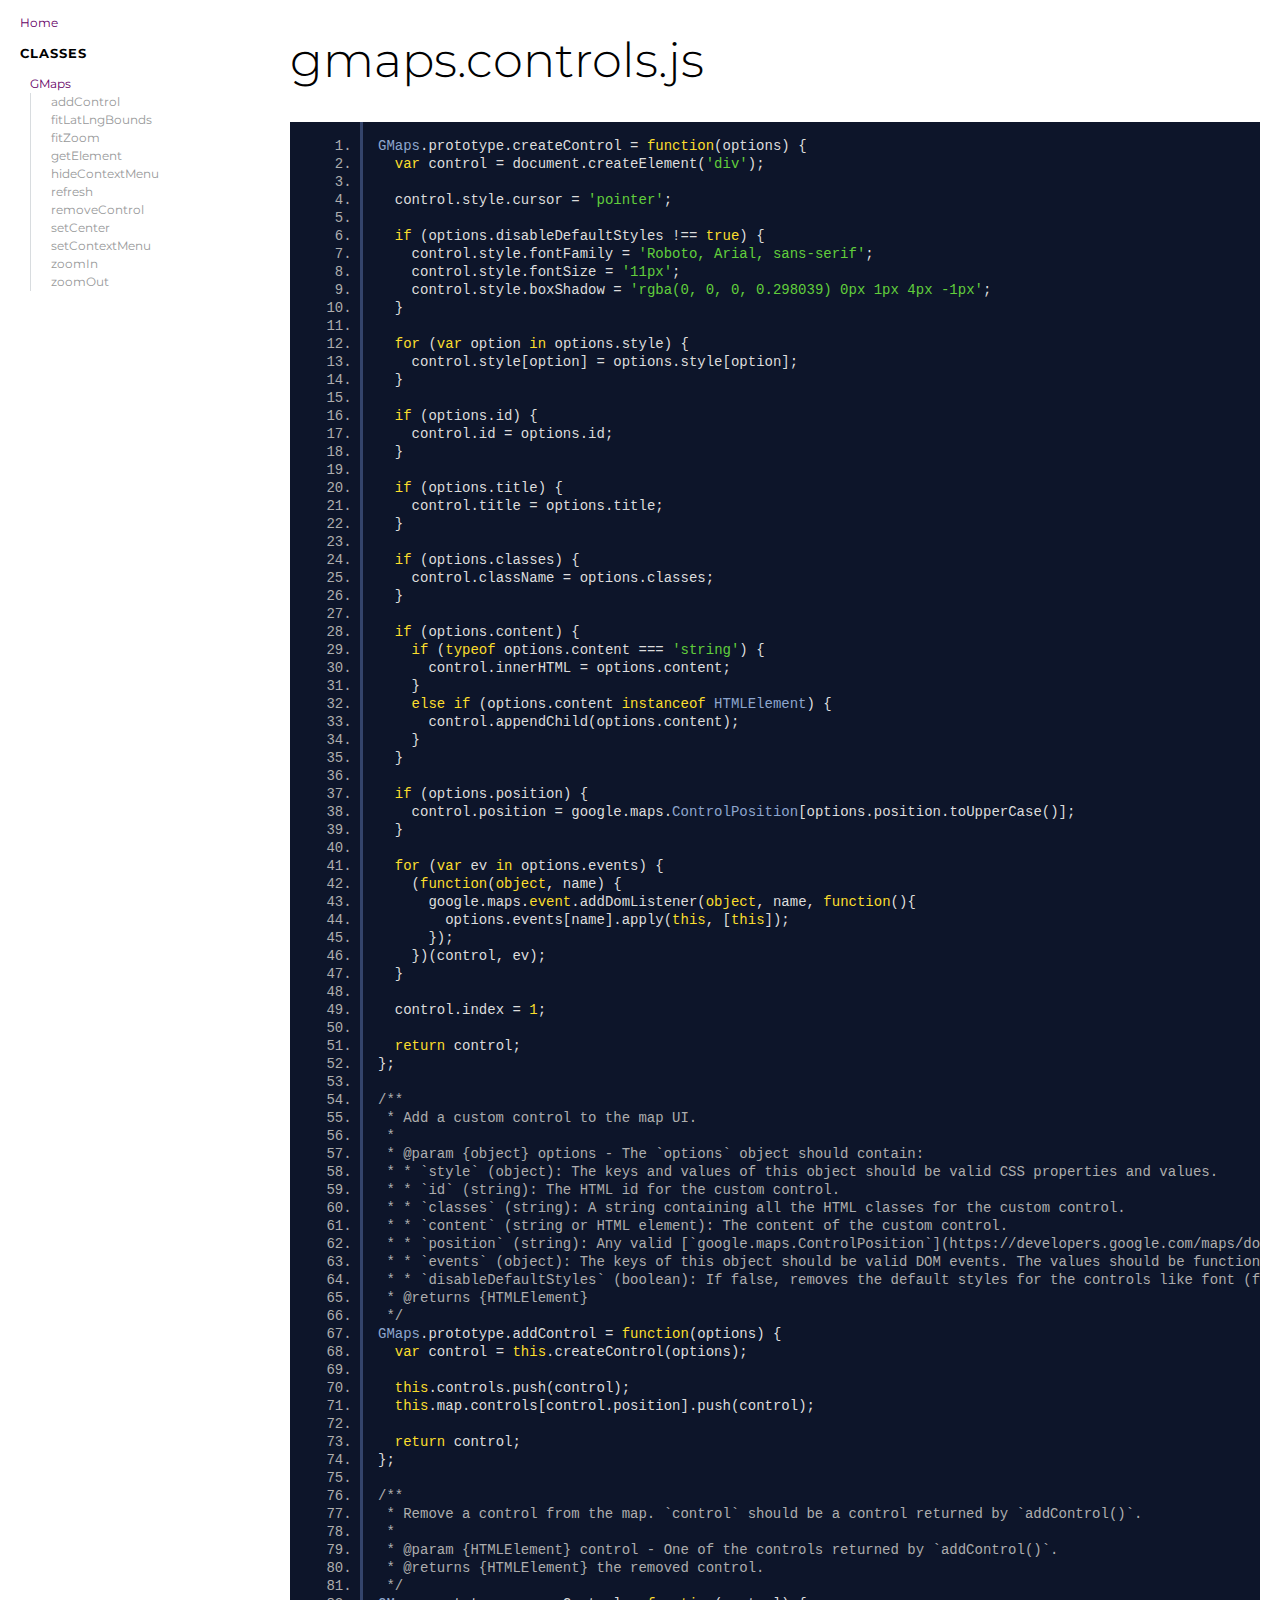
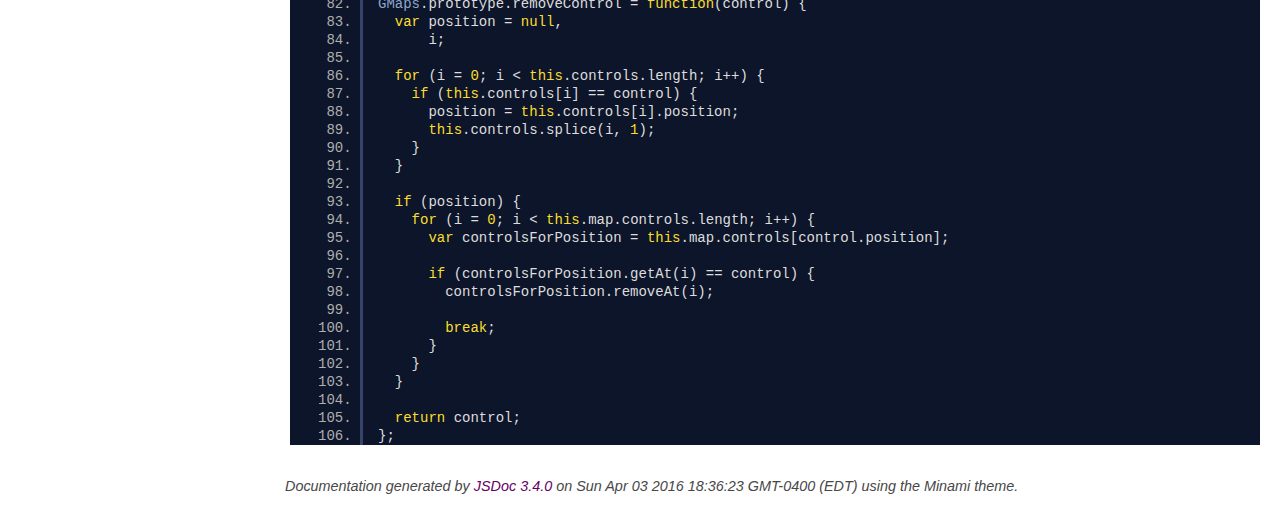
<file: assets/gmaps-master/docs/gmaps.controls.js.html>
<!DOCTYPE html>
<html lang="en">
<head>
    <meta charset="utf-8">
    <title>gmaps.controls.js - Documentation</title>

    <script src="scripts/prettify/prettify.js"></script>
    <script src="scripts/prettify/lang-css.js"></script>
    <!--[if lt IE 9]>
      <script src="//html5shiv.googlecode.com/svn/trunk/html5.js"></script>
    <![endif]-->
    <link type="text/css" rel="stylesheet" href="https://code.ionicframework.com/ionicons/2.0.1/css/ionicons.min.css">
    <link type="text/css" rel="stylesheet" href="styles/prettify.css">
    <link type="text/css" rel="stylesheet" href="styles/jsdoc.css">
</head>
<body>

<input type="checkbox" id="nav-trigger" class="nav-trigger" />
<label for="nav-trigger" class="navicon-button x">
  <div class="navicon"></div>
</label>

<label for="nav-trigger" class="overlay"></label>

<nav>
    <h2><a href="index.html">Home</a></h2><h3>Classes</h3><ul><li><a href="GMaps.html">GMaps</a><ul class='methods'><li data-type='method'><a href="GMaps.html#addControl">addControl</a></li><li data-type='method'><a href="GMaps.html#fitLatLngBounds">fitLatLngBounds</a></li><li data-type='method'><a href="GMaps.html#fitZoom">fitZoom</a></li><li data-type='method'><a href="GMaps.html#getElement">getElement</a></li><li data-type='method'><a href="GMaps.html#hideContextMenu">hideContextMenu</a></li><li data-type='method'><a href="GMaps.html#refresh">refresh</a></li><li data-type='method'><a href="GMaps.html#removeControl">removeControl</a></li><li data-type='method'><a href="GMaps.html#setCenter">setCenter</a></li><li data-type='method'><a href="GMaps.html#setContextMenu">setContextMenu</a></li><li data-type='method'><a href="GMaps.html#zoomIn">zoomIn</a></li><li data-type='method'><a href="GMaps.html#zoomOut">zoomOut</a></li></ul></li></ul>
</nav>

<div id="main">
    
    <h1 class="page-title">gmaps.controls.js</h1>
    

    



    
    <section>
        <article>
            <pre class="prettyprint source linenums"><code>GMaps.prototype.createControl = function(options) {
  var control = document.createElement('div');

  control.style.cursor = 'pointer';

  if (options.disableDefaultStyles !== true) {
    control.style.fontFamily = 'Roboto, Arial, sans-serif';
    control.style.fontSize = '11px';
    control.style.boxShadow = 'rgba(0, 0, 0, 0.298039) 0px 1px 4px -1px';
  }

  for (var option in options.style) {
    control.style[option] = options.style[option];
  }

  if (options.id) {
    control.id = options.id;
  }

  if (options.title) {
    control.title = options.title;
  }

  if (options.classes) {
    control.className = options.classes;
  }

  if (options.content) {
    if (typeof options.content === 'string') {
      control.innerHTML = options.content;
    }
    else if (options.content instanceof HTMLElement) {
      control.appendChild(options.content);
    }
  }

  if (options.position) {
    control.position = google.maps.ControlPosition[options.position.toUpperCase()];
  }

  for (var ev in options.events) {
    (function(object, name) {
      google.maps.event.addDomListener(object, name, function(){
        options.events[name].apply(this, [this]);
      });
    })(control, ev);
  }

  control.index = 1;

  return control;
};

/**
 * Add a custom control to the map UI.
 *
 * @param {object} options - The `options` object should contain:
 * * `style` (object): The keys and values of this object should be valid CSS properties and values.
 * * `id` (string): The HTML id for the custom control.
 * * `classes` (string): A string containing all the HTML classes for the custom control.
 * * `content` (string or HTML element): The content of the custom control.
 * * `position` (string): Any valid [`google.maps.ControlPosition`](https://developers.google.com/maps/documentation/javascript/controls#ControlPositioning) value, in lower or upper case.
 * * `events` (object): The keys of this object should be valid DOM events. The values should be functions.
 * * `disableDefaultStyles` (boolean): If false, removes the default styles for the controls like font (family and size), and box shadow.
 * @returns {HTMLElement}
 */
GMaps.prototype.addControl = function(options) {
  var control = this.createControl(options);

  this.controls.push(control);
  this.map.controls[control.position].push(control);

  return control;
};

/**
 * Remove a control from the map. `control` should be a control returned by `addControl()`.
 *
 * @param {HTMLElement} control - One of the controls returned by `addControl()`.
 * @returns {HTMLElement} the removed control.
 */
GMaps.prototype.removeControl = function(control) {
  var position = null,
      i;

  for (i = 0; i &lt; this.controls.length; i++) {
    if (this.controls[i] == control) {
      position = this.controls[i].position;
      this.controls.splice(i, 1);
    }
  }

  if (position) {
    for (i = 0; i &lt; this.map.controls.length; i++) {
      var controlsForPosition = this.map.controls[control.position];

      if (controlsForPosition.getAt(i) == control) {
        controlsForPosition.removeAt(i);

        break;
      }
    }
  }

  return control;
};
</code></pre>
        </article>
    </section>




</div>

<br class="clear">

<footer>
    Documentation generated by <a href="https://github.com/jsdoc3/jsdoc">JSDoc 3.4.0</a> on Sun Apr 03 2016 18:36:23 GMT-0400 (EDT) using the Minami theme.
</footer>

<script>prettyPrint();</script>
<script src="scripts/linenumber.js"></script>
</body>
</html>
</file>
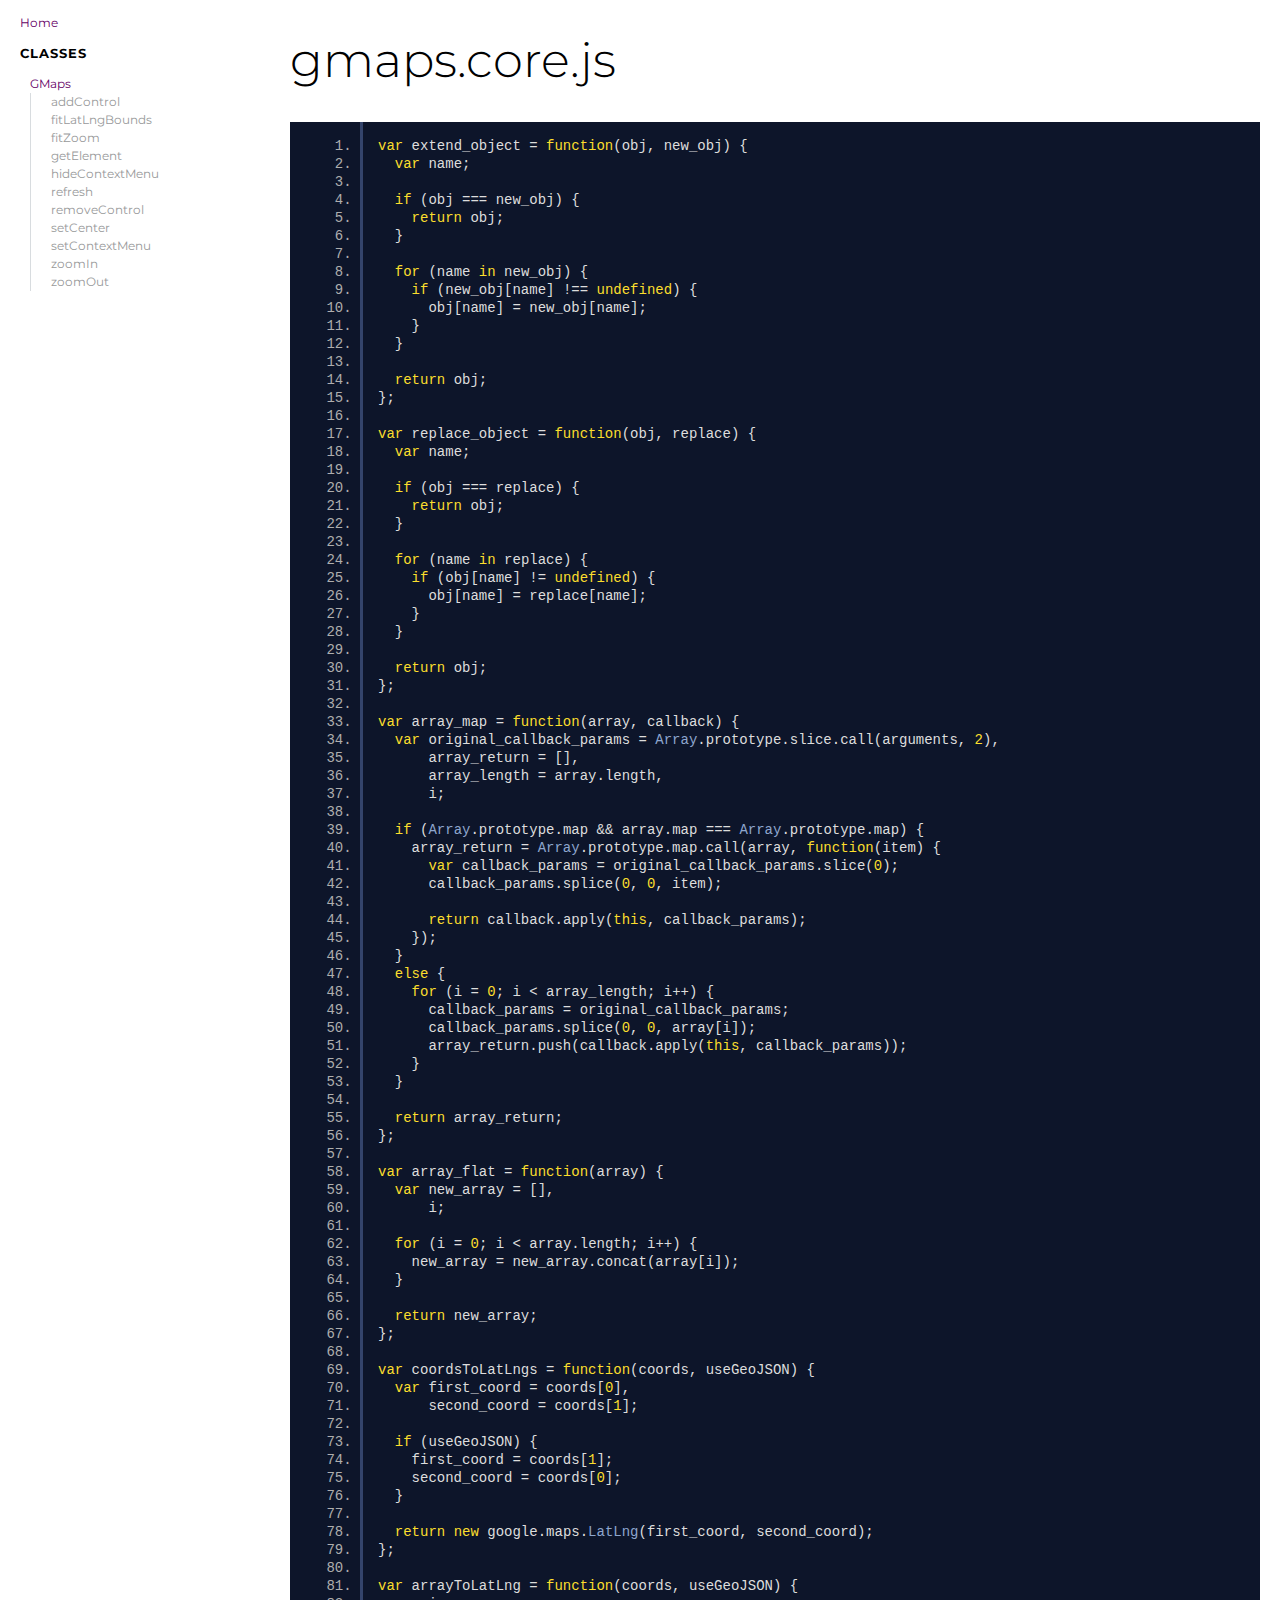
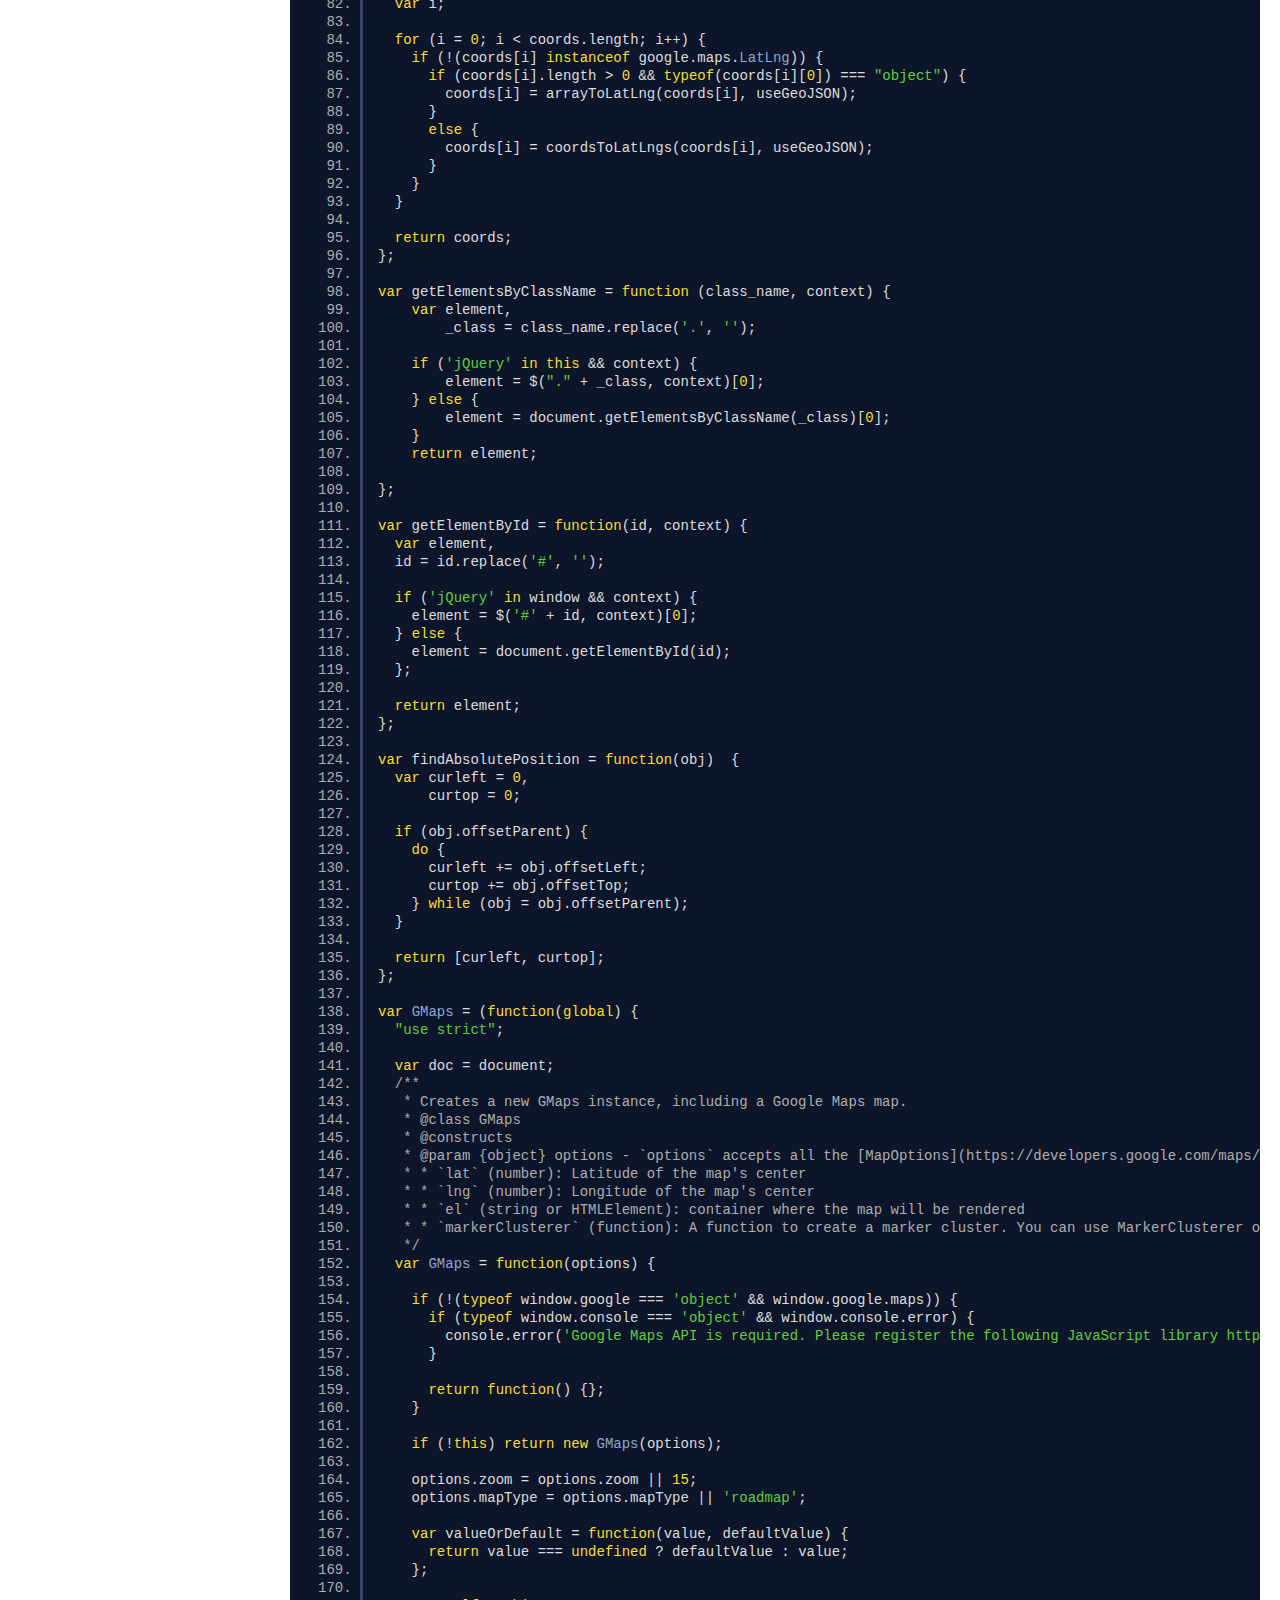
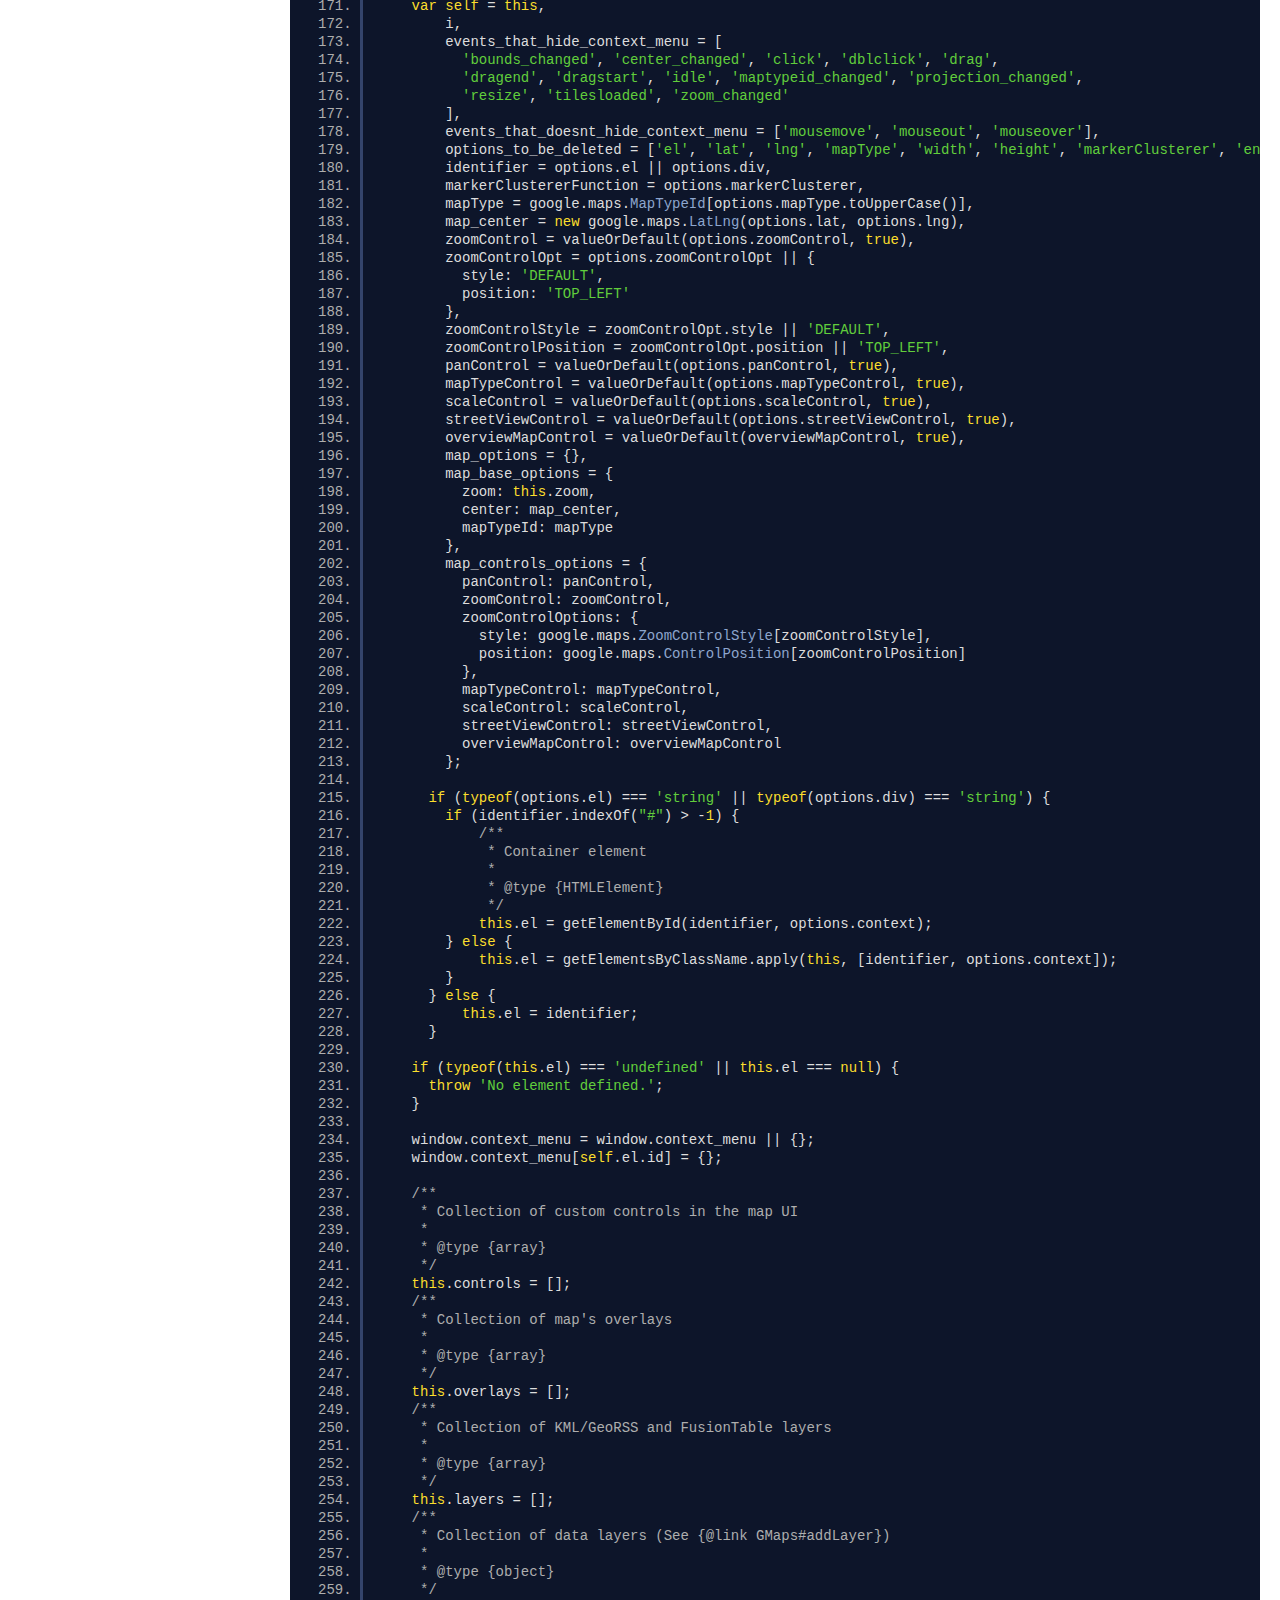
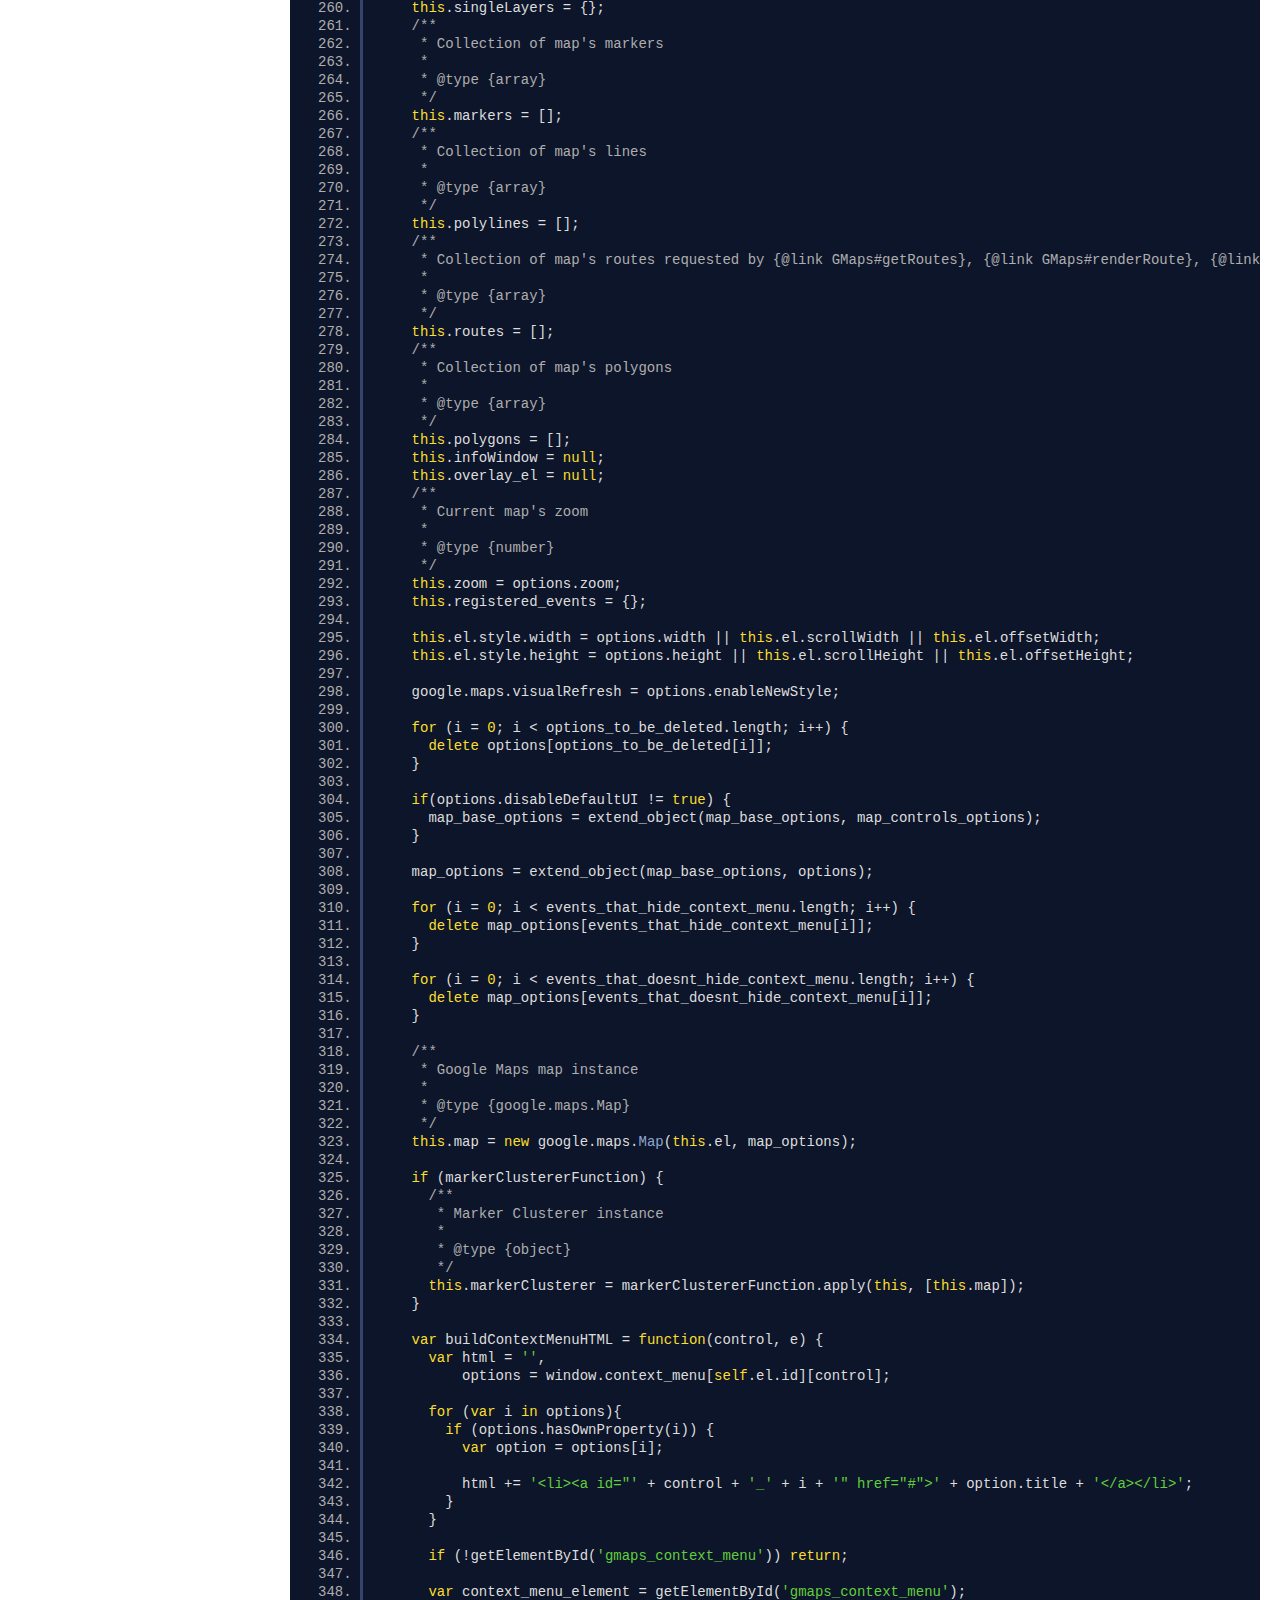
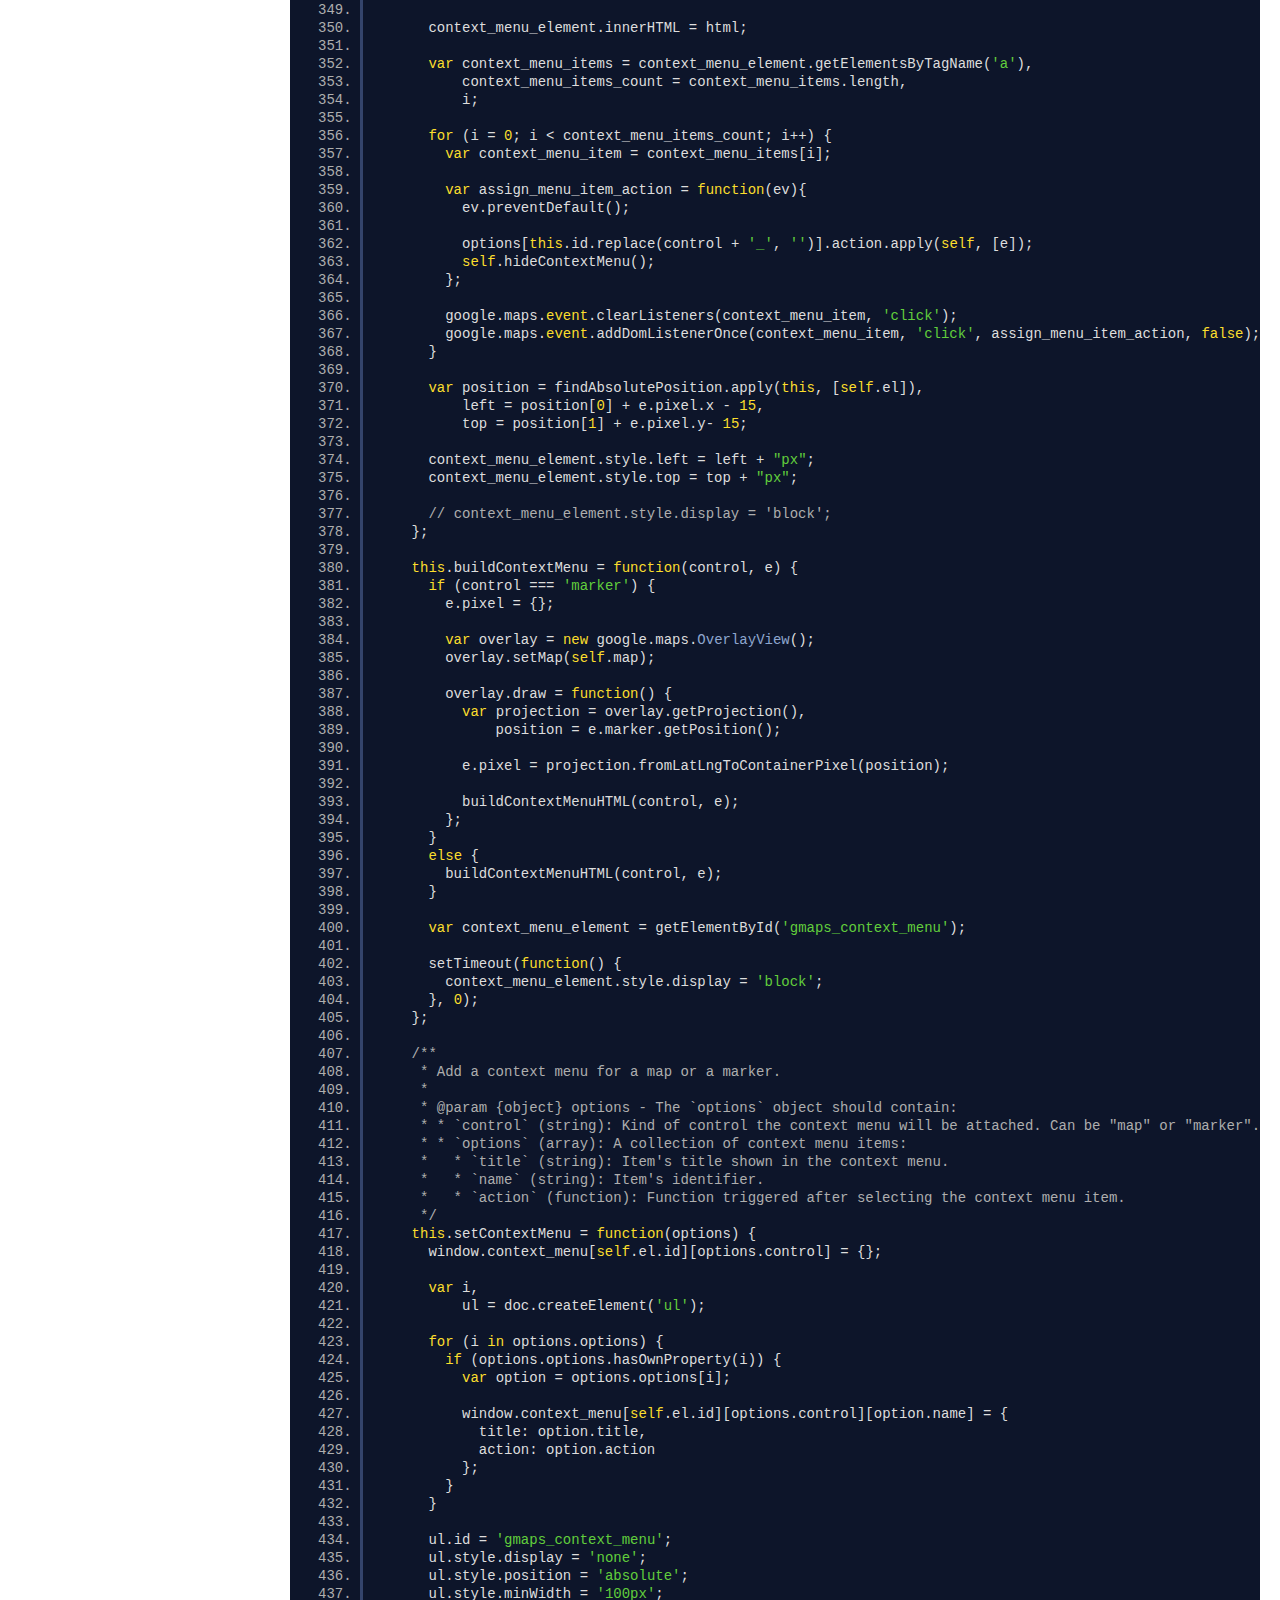
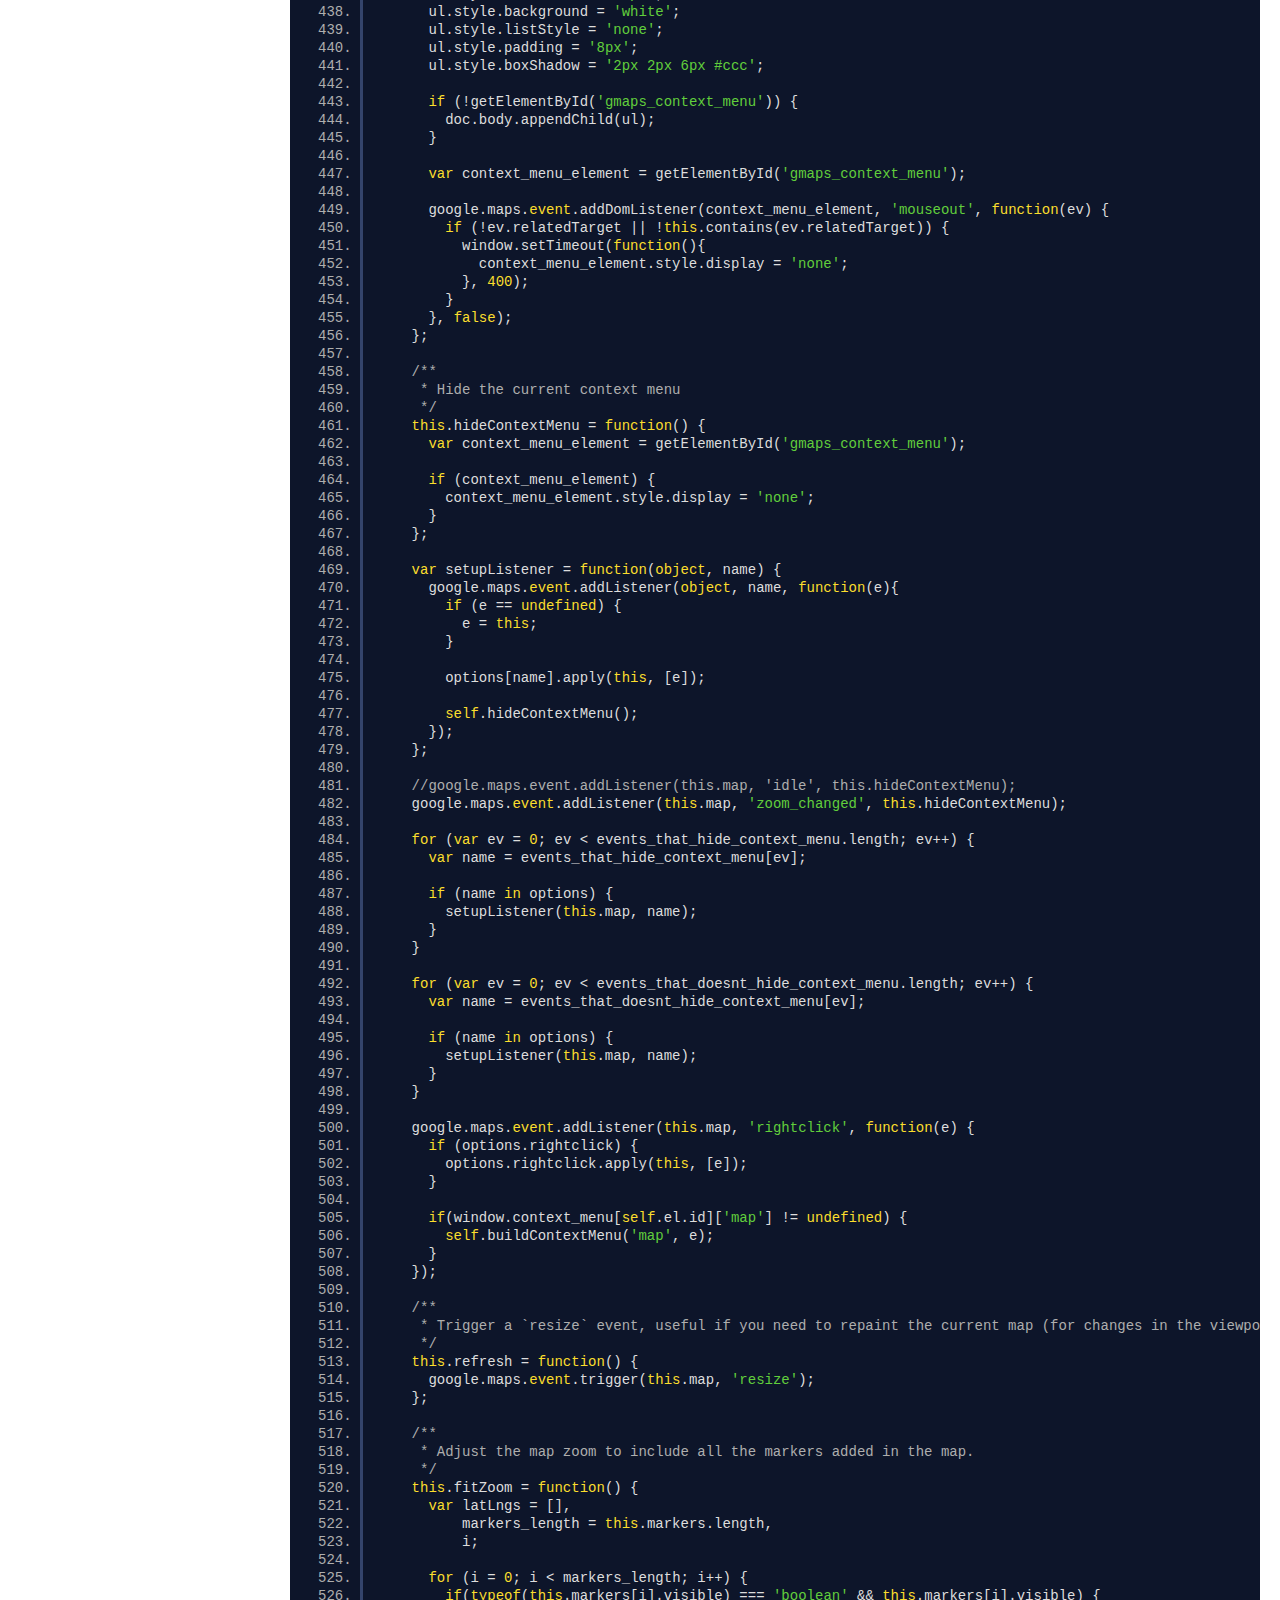
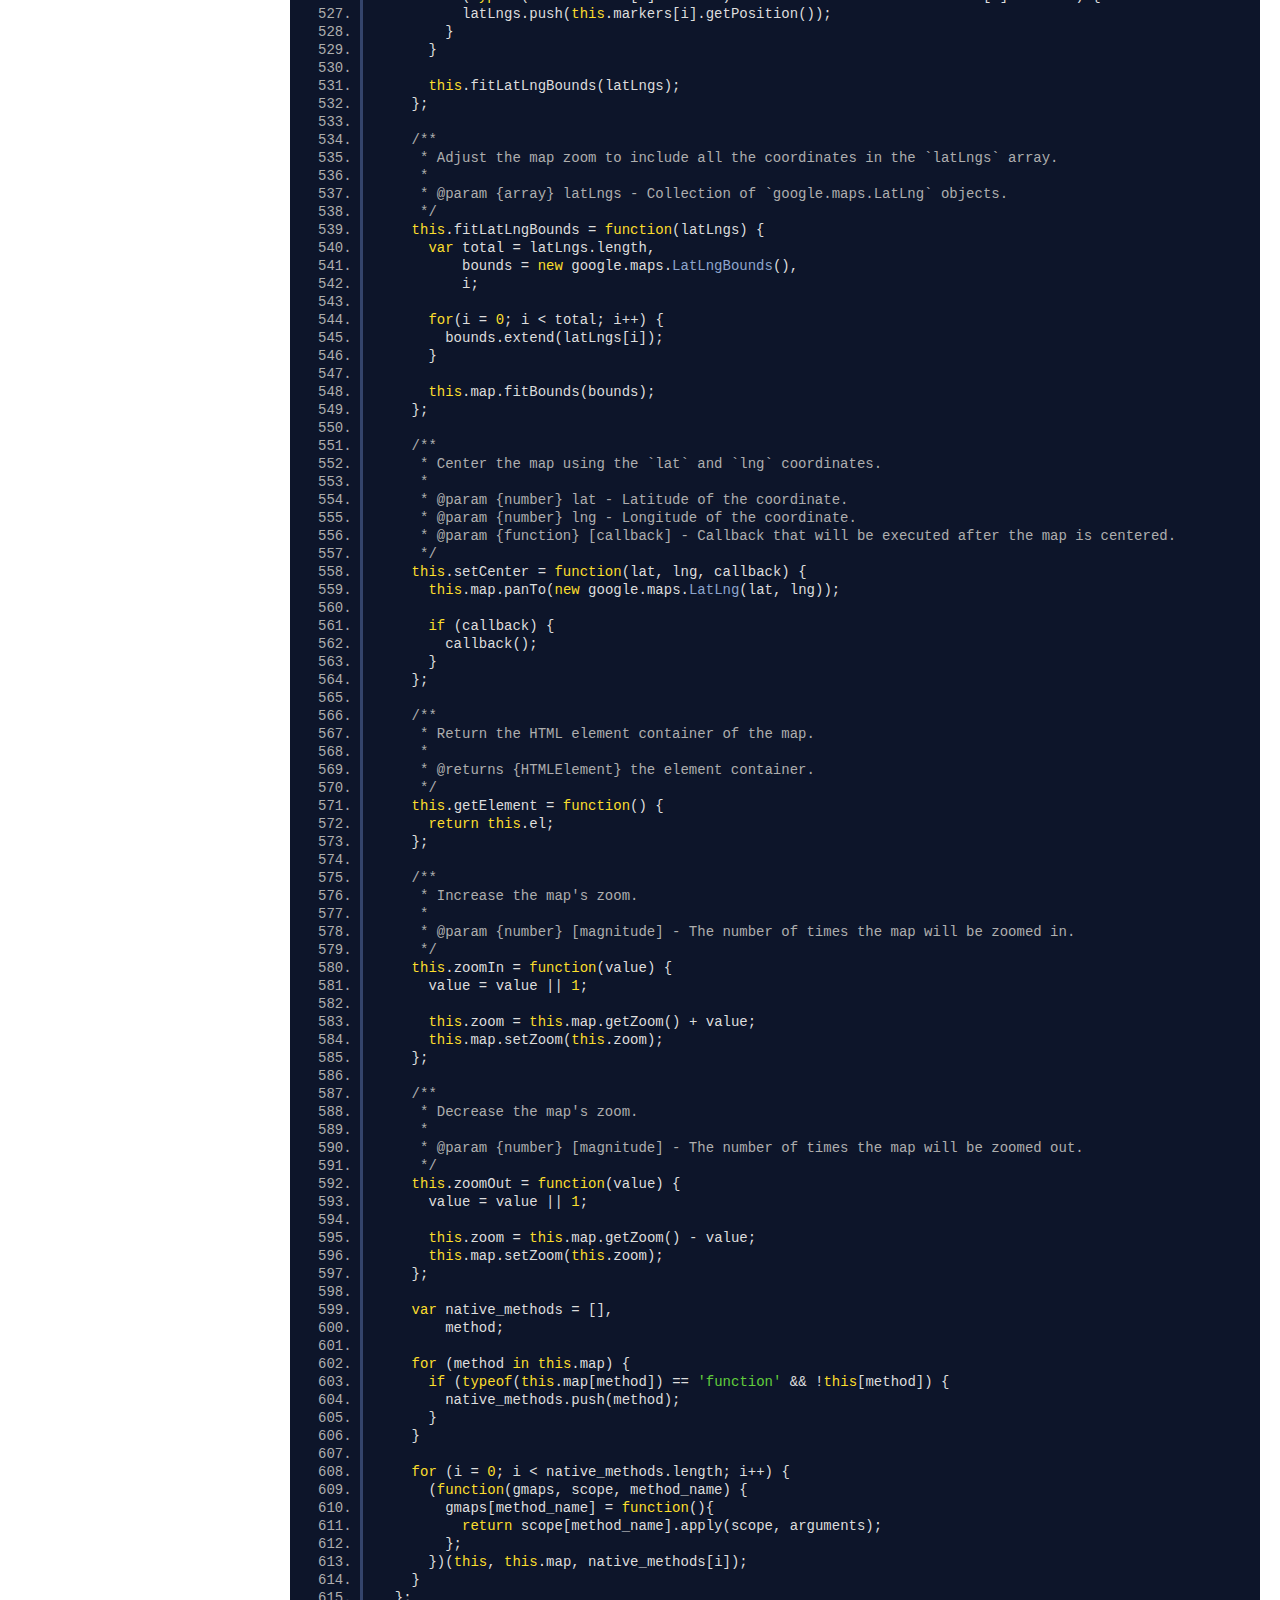
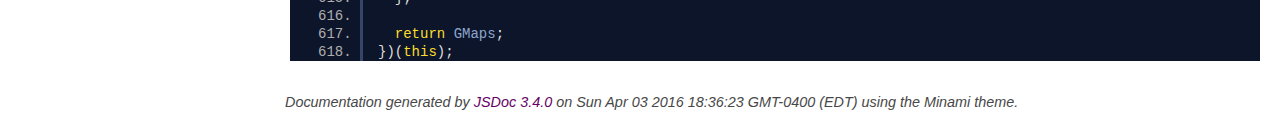
<file: assets/gmaps-master/docs/gmaps.core.js.html>
<!DOCTYPE html>
<html lang="en">
<head>
    <meta charset="utf-8">
    <title>gmaps.core.js - Documentation</title>

    <script src="scripts/prettify/prettify.js"></script>
    <script src="scripts/prettify/lang-css.js"></script>
    <!--[if lt IE 9]>
      <script src="//html5shiv.googlecode.com/svn/trunk/html5.js"></script>
    <![endif]-->
    <link type="text/css" rel="stylesheet" href="https://code.ionicframework.com/ionicons/2.0.1/css/ionicons.min.css">
    <link type="text/css" rel="stylesheet" href="styles/prettify.css">
    <link type="text/css" rel="stylesheet" href="styles/jsdoc.css">
</head>
<body>

<input type="checkbox" id="nav-trigger" class="nav-trigger" />
<label for="nav-trigger" class="navicon-button x">
  <div class="navicon"></div>
</label>

<label for="nav-trigger" class="overlay"></label>

<nav>
    <h2><a href="index.html">Home</a></h2><h3>Classes</h3><ul><li><a href="GMaps.html">GMaps</a><ul class='methods'><li data-type='method'><a href="GMaps.html#addControl">addControl</a></li><li data-type='method'><a href="GMaps.html#fitLatLngBounds">fitLatLngBounds</a></li><li data-type='method'><a href="GMaps.html#fitZoom">fitZoom</a></li><li data-type='method'><a href="GMaps.html#getElement">getElement</a></li><li data-type='method'><a href="GMaps.html#hideContextMenu">hideContextMenu</a></li><li data-type='method'><a href="GMaps.html#refresh">refresh</a></li><li data-type='method'><a href="GMaps.html#removeControl">removeControl</a></li><li data-type='method'><a href="GMaps.html#setCenter">setCenter</a></li><li data-type='method'><a href="GMaps.html#setContextMenu">setContextMenu</a></li><li data-type='method'><a href="GMaps.html#zoomIn">zoomIn</a></li><li data-type='method'><a href="GMaps.html#zoomOut">zoomOut</a></li></ul></li></ul>
</nav>

<div id="main">
    
    <h1 class="page-title">gmaps.core.js</h1>
    

    



    
    <section>
        <article>
            <pre class="prettyprint source linenums"><code>var extend_object = function(obj, new_obj) {
  var name;

  if (obj === new_obj) {
    return obj;
  }

  for (name in new_obj) {
    if (new_obj[name] !== undefined) {
      obj[name] = new_obj[name];
    }
  }

  return obj;
};

var replace_object = function(obj, replace) {
  var name;

  if (obj === replace) {
    return obj;
  }

  for (name in replace) {
    if (obj[name] != undefined) {
      obj[name] = replace[name];
    }
  }

  return obj;
};

var array_map = function(array, callback) {
  var original_callback_params = Array.prototype.slice.call(arguments, 2),
      array_return = [],
      array_length = array.length,
      i;

  if (Array.prototype.map &amp;&amp; array.map === Array.prototype.map) {
    array_return = Array.prototype.map.call(array, function(item) {
      var callback_params = original_callback_params.slice(0);
      callback_params.splice(0, 0, item);

      return callback.apply(this, callback_params);
    });
  }
  else {
    for (i = 0; i &lt; array_length; i++) {
      callback_params = original_callback_params;
      callback_params.splice(0, 0, array[i]);
      array_return.push(callback.apply(this, callback_params));
    }
  }

  return array_return;
};

var array_flat = function(array) {
  var new_array = [],
      i;

  for (i = 0; i &lt; array.length; i++) {
    new_array = new_array.concat(array[i]);
  }

  return new_array;
};

var coordsToLatLngs = function(coords, useGeoJSON) {
  var first_coord = coords[0],
      second_coord = coords[1];

  if (useGeoJSON) {
    first_coord = coords[1];
    second_coord = coords[0];
  }

  return new google.maps.LatLng(first_coord, second_coord);
};

var arrayToLatLng = function(coords, useGeoJSON) {
  var i;

  for (i = 0; i &lt; coords.length; i++) {
    if (!(coords[i] instanceof google.maps.LatLng)) {
      if (coords[i].length > 0 &amp;&amp; typeof(coords[i][0]) === "object") {
        coords[i] = arrayToLatLng(coords[i], useGeoJSON);
      }
      else {
        coords[i] = coordsToLatLngs(coords[i], useGeoJSON);
      }
    }
  }

  return coords;
};

var getElementsByClassName = function (class_name, context) {
    var element,
        _class = class_name.replace('.', '');

    if ('jQuery' in this &amp;&amp; context) {
        element = $("." + _class, context)[0];
    } else {
        element = document.getElementsByClassName(_class)[0];
    }
    return element;

};

var getElementById = function(id, context) {
  var element,
  id = id.replace('#', '');

  if ('jQuery' in window &amp;&amp; context) {
    element = $('#' + id, context)[0];
  } else {
    element = document.getElementById(id);
  };

  return element;
};

var findAbsolutePosition = function(obj)  {
  var curleft = 0,
      curtop = 0;

  if (obj.offsetParent) {
    do {
      curleft += obj.offsetLeft;
      curtop += obj.offsetTop;
    } while (obj = obj.offsetParent);
  }

  return [curleft, curtop];
};

var GMaps = (function(global) {
  "use strict";

  var doc = document;
  /**
   * Creates a new GMaps instance, including a Google Maps map.
   * @class GMaps
   * @constructs
   * @param {object} options - `options` accepts all the [MapOptions](https://developers.google.com/maps/documentation/javascript/reference#MapOptions) and [events](https://developers.google.com/maps/documentation/javascript/reference#Map) listed in the Google Maps API. Also accepts:
   * * `lat` (number): Latitude of the map's center
   * * `lng` (number): Longitude of the map's center
   * * `el` (string or HTMLElement): container where the map will be rendered
   * * `markerClusterer` (function): A function to create a marker cluster. You can use MarkerClusterer or MarkerClustererPlus.
   */
  var GMaps = function(options) {

    if (!(typeof window.google === 'object' &amp;&amp; window.google.maps)) {
      if (typeof window.console === 'object' &amp;&amp; window.console.error) {
        console.error('Google Maps API is required. Please register the following JavaScript library https://maps.googleapis.com/maps/api/js.');
      }

      return function() {};
    }

    if (!this) return new GMaps(options);

    options.zoom = options.zoom || 15;
    options.mapType = options.mapType || 'roadmap';

    var valueOrDefault = function(value, defaultValue) {
      return value === undefined ? defaultValue : value;
    };

    var self = this,
        i,
        events_that_hide_context_menu = [
          'bounds_changed', 'center_changed', 'click', 'dblclick', 'drag',
          'dragend', 'dragstart', 'idle', 'maptypeid_changed', 'projection_changed',
          'resize', 'tilesloaded', 'zoom_changed'
        ],
        events_that_doesnt_hide_context_menu = ['mousemove', 'mouseout', 'mouseover'],
        options_to_be_deleted = ['el', 'lat', 'lng', 'mapType', 'width', 'height', 'markerClusterer', 'enableNewStyle'],
        identifier = options.el || options.div,
        markerClustererFunction = options.markerClusterer,
        mapType = google.maps.MapTypeId[options.mapType.toUpperCase()],
        map_center = new google.maps.LatLng(options.lat, options.lng),
        zoomControl = valueOrDefault(options.zoomControl, true),
        zoomControlOpt = options.zoomControlOpt || {
          style: 'DEFAULT',
          position: 'TOP_LEFT'
        },
        zoomControlStyle = zoomControlOpt.style || 'DEFAULT',
        zoomControlPosition = zoomControlOpt.position || 'TOP_LEFT',
        panControl = valueOrDefault(options.panControl, true),
        mapTypeControl = valueOrDefault(options.mapTypeControl, true),
        scaleControl = valueOrDefault(options.scaleControl, true),
        streetViewControl = valueOrDefault(options.streetViewControl, true),
        overviewMapControl = valueOrDefault(overviewMapControl, true),
        map_options = {},
        map_base_options = {
          zoom: this.zoom,
          center: map_center,
          mapTypeId: mapType
        },
        map_controls_options = {
          panControl: panControl,
          zoomControl: zoomControl,
          zoomControlOptions: {
            style: google.maps.ZoomControlStyle[zoomControlStyle],
            position: google.maps.ControlPosition[zoomControlPosition]
          },
          mapTypeControl: mapTypeControl,
          scaleControl: scaleControl,
          streetViewControl: streetViewControl,
          overviewMapControl: overviewMapControl
        };

      if (typeof(options.el) === 'string' || typeof(options.div) === 'string') {
        if (identifier.indexOf("#") > -1) {
            /**
             * Container element
             *
             * @type {HTMLElement}
             */
            this.el = getElementById(identifier, options.context);
        } else {
            this.el = getElementsByClassName.apply(this, [identifier, options.context]);
        }
      } else {
          this.el = identifier;
      }

    if (typeof(this.el) === 'undefined' || this.el === null) {
      throw 'No element defined.';
    }

    window.context_menu = window.context_menu || {};
    window.context_menu[self.el.id] = {};

    /**
     * Collection of custom controls in the map UI
     *
     * @type {array}
     */
    this.controls = [];
    /**
     * Collection of map's overlays
     *
     * @type {array}
     */
    this.overlays = [];
    /**
     * Collection of KML/GeoRSS and FusionTable layers
     *
     * @type {array}
     */
    this.layers = [];
    /**
     * Collection of data layers (See {@link GMaps#addLayer})
     *
     * @type {object}
     */
    this.singleLayers = {};
    /**
     * Collection of map's markers
     *
     * @type {array}
     */
    this.markers = [];
    /**
     * Collection of map's lines
     *
     * @type {array}
     */
    this.polylines = [];
    /**
     * Collection of map's routes requested by {@link GMaps#getRoutes}, {@link GMaps#renderRoute}, {@link GMaps#drawRoute}, {@link GMaps#travelRoute} or {@link GMaps#drawSteppedRoute}
     *
     * @type {array}
     */
    this.routes = [];
    /**
     * Collection of map's polygons
     *
     * @type {array}
     */
    this.polygons = [];
    this.infoWindow = null;
    this.overlay_el = null;
    /**
     * Current map's zoom
     *
     * @type {number}
     */
    this.zoom = options.zoom;
    this.registered_events = {};

    this.el.style.width = options.width || this.el.scrollWidth || this.el.offsetWidth;
    this.el.style.height = options.height || this.el.scrollHeight || this.el.offsetHeight;

    google.maps.visualRefresh = options.enableNewStyle;

    for (i = 0; i &lt; options_to_be_deleted.length; i++) {
      delete options[options_to_be_deleted[i]];
    }

    if(options.disableDefaultUI != true) {
      map_base_options = extend_object(map_base_options, map_controls_options);
    }

    map_options = extend_object(map_base_options, options);

    for (i = 0; i &lt; events_that_hide_context_menu.length; i++) {
      delete map_options[events_that_hide_context_menu[i]];
    }

    for (i = 0; i &lt; events_that_doesnt_hide_context_menu.length; i++) {
      delete map_options[events_that_doesnt_hide_context_menu[i]];
    }

    /**
     * Google Maps map instance
     *
     * @type {google.maps.Map}
     */
    this.map = new google.maps.Map(this.el, map_options);

    if (markerClustererFunction) {
      /**
       * Marker Clusterer instance
       *
       * @type {object}
       */
      this.markerClusterer = markerClustererFunction.apply(this, [this.map]);
    }

    var buildContextMenuHTML = function(control, e) {
      var html = '',
          options = window.context_menu[self.el.id][control];

      for (var i in options){
        if (options.hasOwnProperty(i)) {
          var option = options[i];

          html += '&lt;li>&lt;a id="' + control + '_' + i + '" href="#">' + option.title + '&lt;/a>&lt;/li>';
        }
      }

      if (!getElementById('gmaps_context_menu')) return;

      var context_menu_element = getElementById('gmaps_context_menu');

      context_menu_element.innerHTML = html;

      var context_menu_items = context_menu_element.getElementsByTagName('a'),
          context_menu_items_count = context_menu_items.length,
          i;

      for (i = 0; i &lt; context_menu_items_count; i++) {
        var context_menu_item = context_menu_items[i];

        var assign_menu_item_action = function(ev){
          ev.preventDefault();

          options[this.id.replace(control + '_', '')].action.apply(self, [e]);
          self.hideContextMenu();
        };

        google.maps.event.clearListeners(context_menu_item, 'click');
        google.maps.event.addDomListenerOnce(context_menu_item, 'click', assign_menu_item_action, false);
      }

      var position = findAbsolutePosition.apply(this, [self.el]),
          left = position[0] + e.pixel.x - 15,
          top = position[1] + e.pixel.y- 15;

      context_menu_element.style.left = left + "px";
      context_menu_element.style.top = top + "px";

      // context_menu_element.style.display = 'block';
    };

    this.buildContextMenu = function(control, e) {
      if (control === 'marker') {
        e.pixel = {};

        var overlay = new google.maps.OverlayView();
        overlay.setMap(self.map);

        overlay.draw = function() {
          var projection = overlay.getProjection(),
              position = e.marker.getPosition();

          e.pixel = projection.fromLatLngToContainerPixel(position);

          buildContextMenuHTML(control, e);
        };
      }
      else {
        buildContextMenuHTML(control, e);
      }

      var context_menu_element = getElementById('gmaps_context_menu');

      setTimeout(function() {
        context_menu_element.style.display = 'block';
      }, 0);
    };

    /**
     * Add a context menu for a map or a marker.
     *
     * @param {object} options - The `options` object should contain:
     * * `control` (string): Kind of control the context menu will be attached. Can be "map" or "marker".
     * * `options` (array): A collection of context menu items:
     *   * `title` (string): Item's title shown in the context menu.
     *   * `name` (string): Item's identifier.
     *   * `action` (function): Function triggered after selecting the context menu item.
     */
    this.setContextMenu = function(options) {
      window.context_menu[self.el.id][options.control] = {};

      var i,
          ul = doc.createElement('ul');

      for (i in options.options) {
        if (options.options.hasOwnProperty(i)) {
          var option = options.options[i];

          window.context_menu[self.el.id][options.control][option.name] = {
            title: option.title,
            action: option.action
          };
        }
      }

      ul.id = 'gmaps_context_menu';
      ul.style.display = 'none';
      ul.style.position = 'absolute';
      ul.style.minWidth = '100px';
      ul.style.background = 'white';
      ul.style.listStyle = 'none';
      ul.style.padding = '8px';
      ul.style.boxShadow = '2px 2px 6px #ccc';

      if (!getElementById('gmaps_context_menu')) {
        doc.body.appendChild(ul);
      }

      var context_menu_element = getElementById('gmaps_context_menu');

      google.maps.event.addDomListener(context_menu_element, 'mouseout', function(ev) {
        if (!ev.relatedTarget || !this.contains(ev.relatedTarget)) {
          window.setTimeout(function(){
            context_menu_element.style.display = 'none';
          }, 400);
        }
      }, false);
    };

    /**
     * Hide the current context menu
     */
    this.hideContextMenu = function() {
      var context_menu_element = getElementById('gmaps_context_menu');

      if (context_menu_element) {
        context_menu_element.style.display = 'none';
      }
    };

    var setupListener = function(object, name) {
      google.maps.event.addListener(object, name, function(e){
        if (e == undefined) {
          e = this;
        }

        options[name].apply(this, [e]);

        self.hideContextMenu();
      });
    };

    //google.maps.event.addListener(this.map, 'idle', this.hideContextMenu);
    google.maps.event.addListener(this.map, 'zoom_changed', this.hideContextMenu);

    for (var ev = 0; ev &lt; events_that_hide_context_menu.length; ev++) {
      var name = events_that_hide_context_menu[ev];

      if (name in options) {
        setupListener(this.map, name);
      }
    }

    for (var ev = 0; ev &lt; events_that_doesnt_hide_context_menu.length; ev++) {
      var name = events_that_doesnt_hide_context_menu[ev];

      if (name in options) {
        setupListener(this.map, name);
      }
    }

    google.maps.event.addListener(this.map, 'rightclick', function(e) {
      if (options.rightclick) {
        options.rightclick.apply(this, [e]);
      }

      if(window.context_menu[self.el.id]['map'] != undefined) {
        self.buildContextMenu('map', e);
      }
    });

    /**
     * Trigger a `resize` event, useful if you need to repaint the current map (for changes in the viewport or display / hide actions).
     */
    this.refresh = function() {
      google.maps.event.trigger(this.map, 'resize');
    };

    /**
     * Adjust the map zoom to include all the markers added in the map.
     */
    this.fitZoom = function() {
      var latLngs = [],
          markers_length = this.markers.length,
          i;

      for (i = 0; i &lt; markers_length; i++) {
        if(typeof(this.markers[i].visible) === 'boolean' &amp;&amp; this.markers[i].visible) {
          latLngs.push(this.markers[i].getPosition());
        }
      }

      this.fitLatLngBounds(latLngs);
    };

    /**
     * Adjust the map zoom to include all the coordinates in the `latLngs` array.
     *
     * @param {array} latLngs - Collection of `google.maps.LatLng` objects.
     */
    this.fitLatLngBounds = function(latLngs) {
      var total = latLngs.length,
          bounds = new google.maps.LatLngBounds(),
          i;

      for(i = 0; i &lt; total; i++) {
        bounds.extend(latLngs[i]);
      }

      this.map.fitBounds(bounds);
    };

    /**
     * Center the map using the `lat` and `lng` coordinates.
     *
     * @param {number} lat - Latitude of the coordinate.
     * @param {number} lng - Longitude of the coordinate.
     * @param {function} [callback] - Callback that will be executed after the map is centered.
     */
    this.setCenter = function(lat, lng, callback) {
      this.map.panTo(new google.maps.LatLng(lat, lng));

      if (callback) {
        callback();
      }
    };

    /**
     * Return the HTML element container of the map.
     *
     * @returns {HTMLElement} the element container.
     */
    this.getElement = function() {
      return this.el;
    };

    /**
     * Increase the map's zoom.
     *
     * @param {number} [magnitude] - The number of times the map will be zoomed in.
     */
    this.zoomIn = function(value) {
      value = value || 1;

      this.zoom = this.map.getZoom() + value;
      this.map.setZoom(this.zoom);
    };

    /**
     * Decrease the map's zoom.
     *
     * @param {number} [magnitude] - The number of times the map will be zoomed out.
     */
    this.zoomOut = function(value) {
      value = value || 1;

      this.zoom = this.map.getZoom() - value;
      this.map.setZoom(this.zoom);
    };

    var native_methods = [],
        method;

    for (method in this.map) {
      if (typeof(this.map[method]) == 'function' &amp;&amp; !this[method]) {
        native_methods.push(method);
      }
    }

    for (i = 0; i &lt; native_methods.length; i++) {
      (function(gmaps, scope, method_name) {
        gmaps[method_name] = function(){
          return scope[method_name].apply(scope, arguments);
        };
      })(this, this.map, native_methods[i]);
    }
  };

  return GMaps;
})(this);
</code></pre>
        </article>
    </section>




</div>

<br class="clear">

<footer>
    Documentation generated by <a href="https://github.com/jsdoc3/jsdoc">JSDoc 3.4.0</a> on Sun Apr 03 2016 18:36:23 GMT-0400 (EDT) using the Minami theme.
</footer>

<script>prettyPrint();</script>
<script src="scripts/linenumber.js"></script>
</body>
</html>
</file>
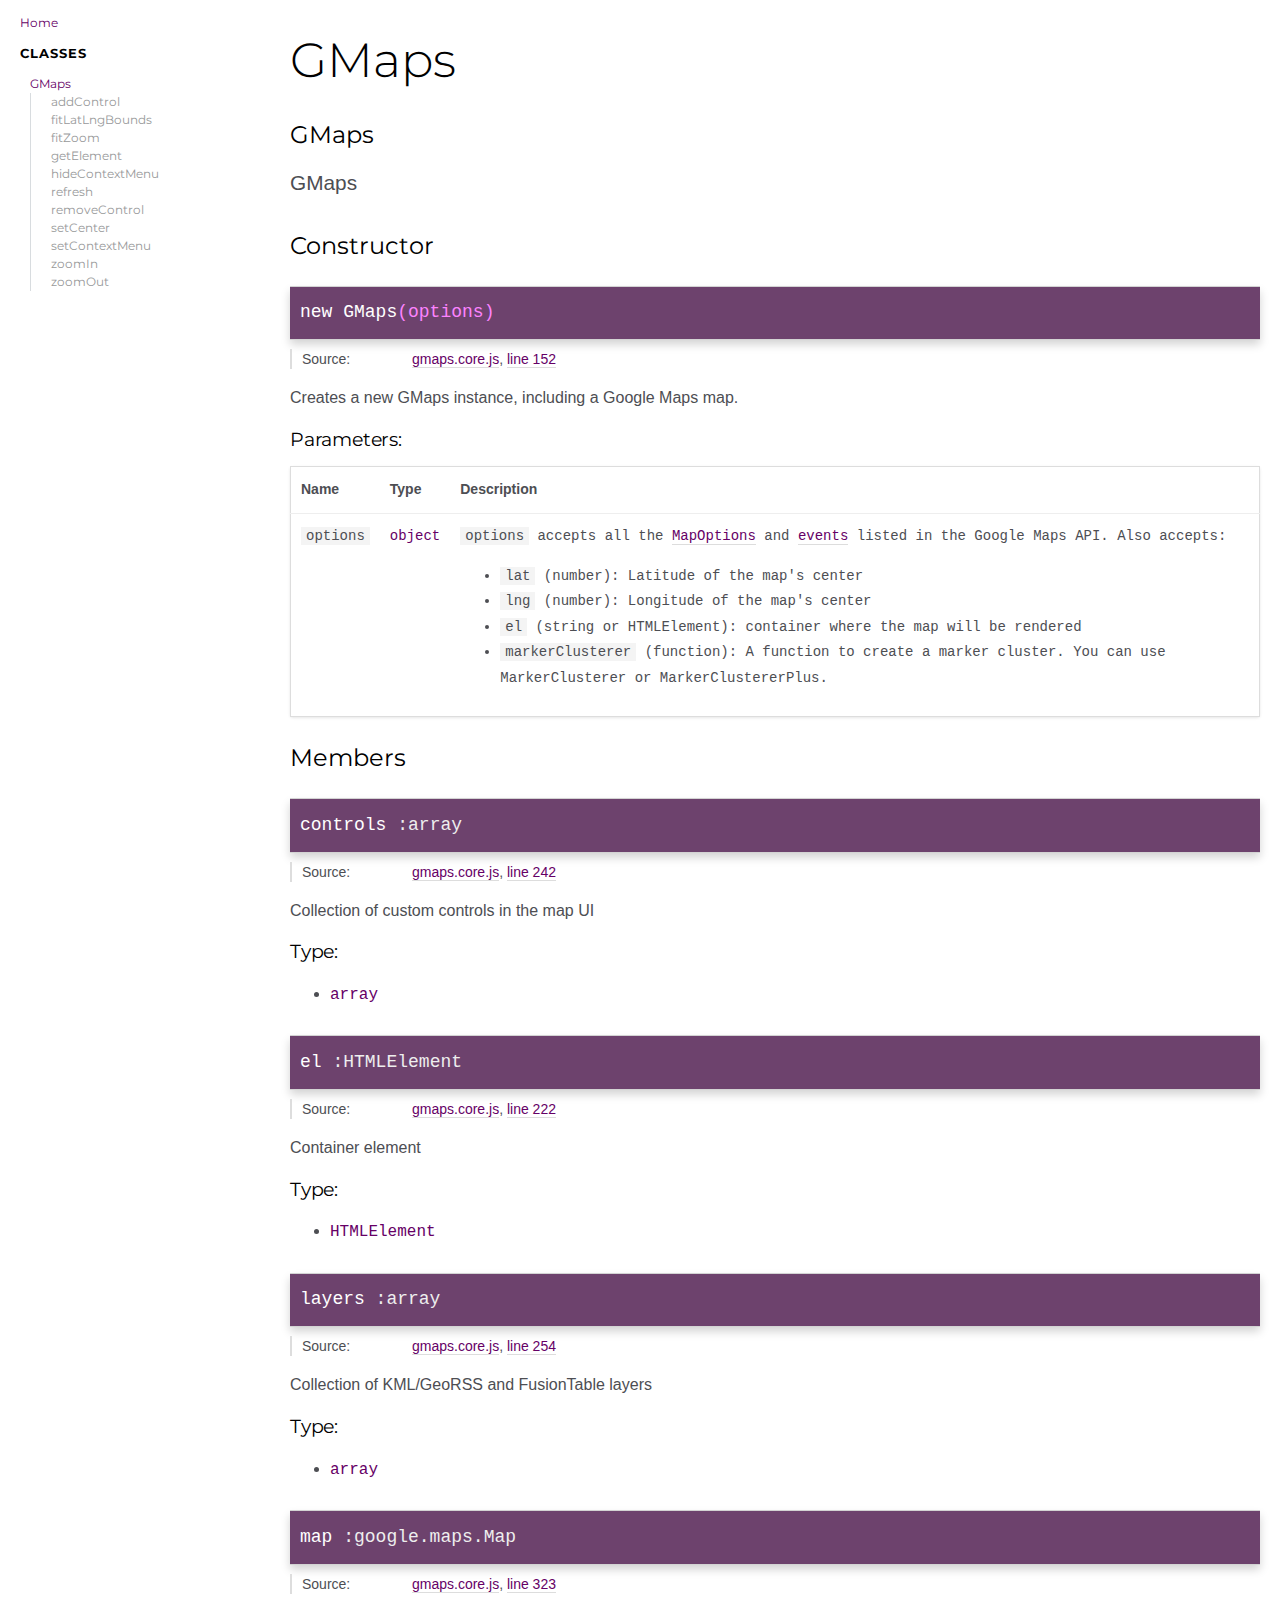
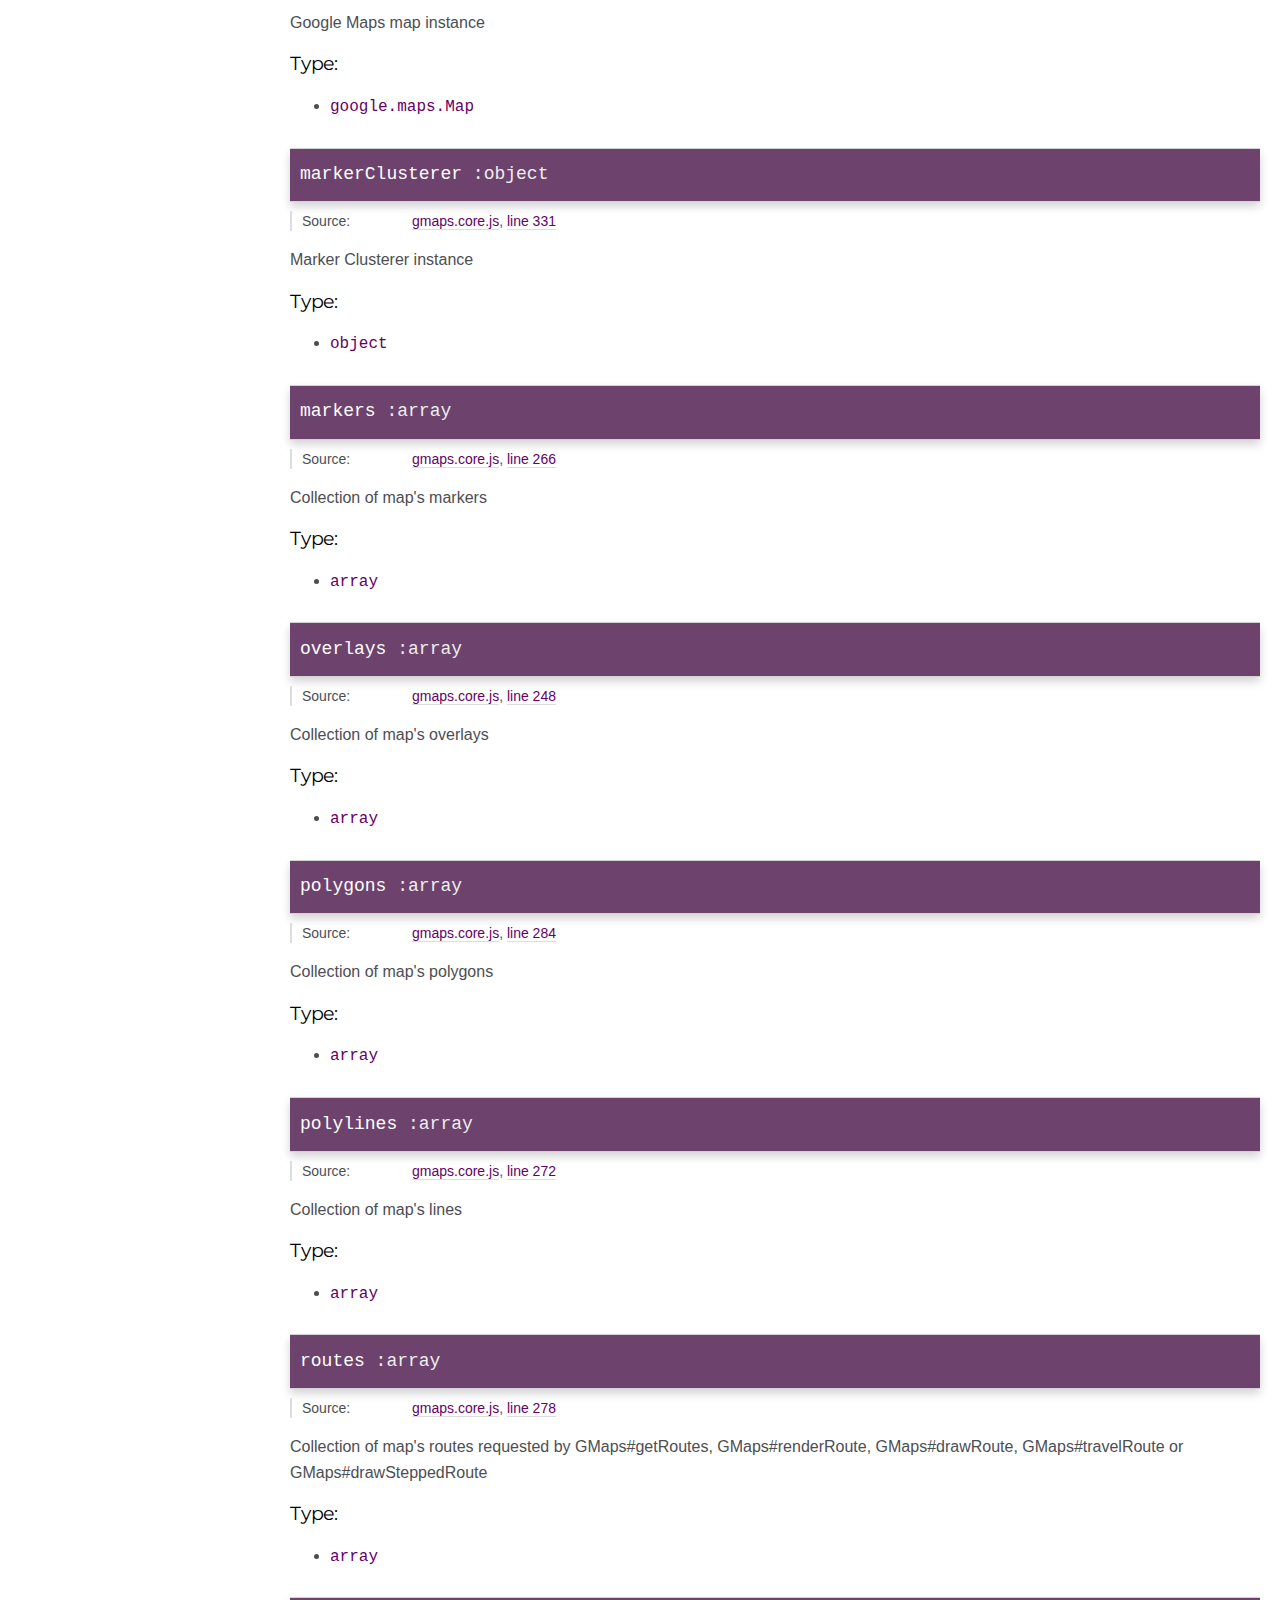
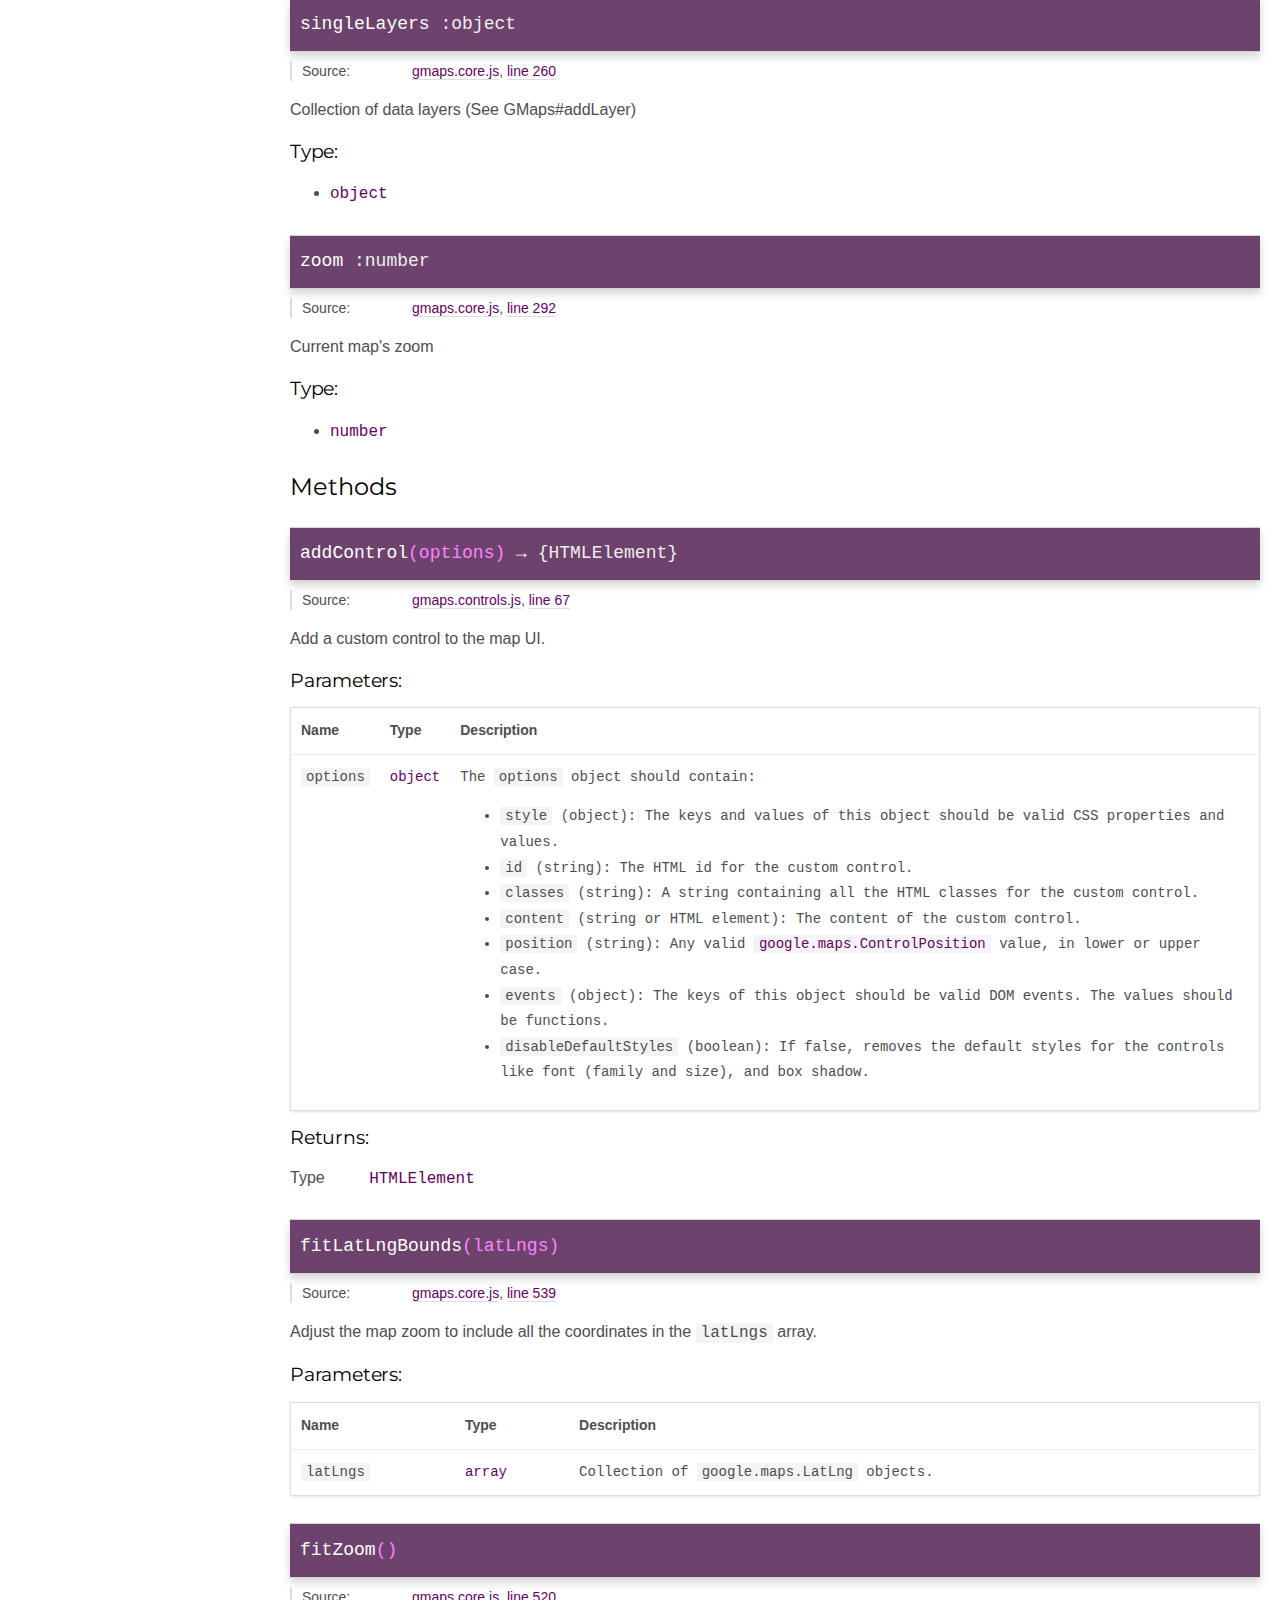
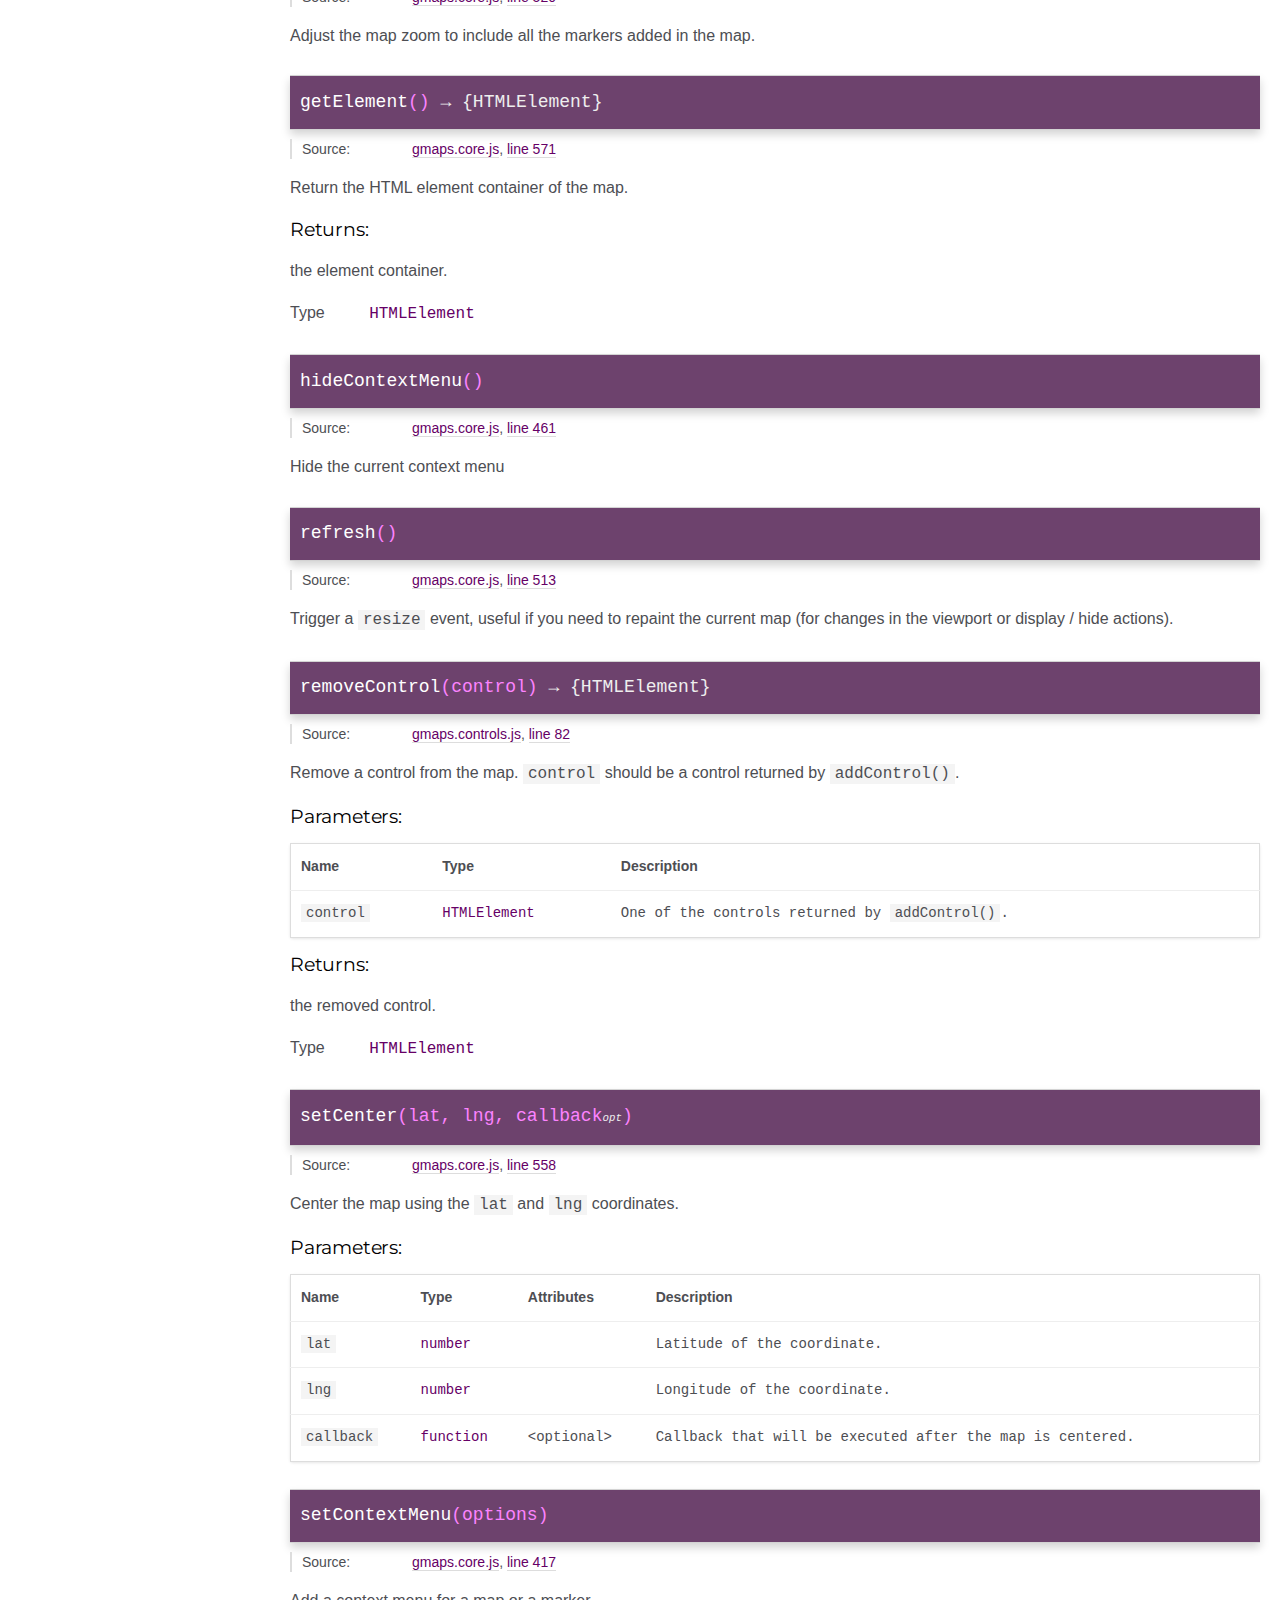
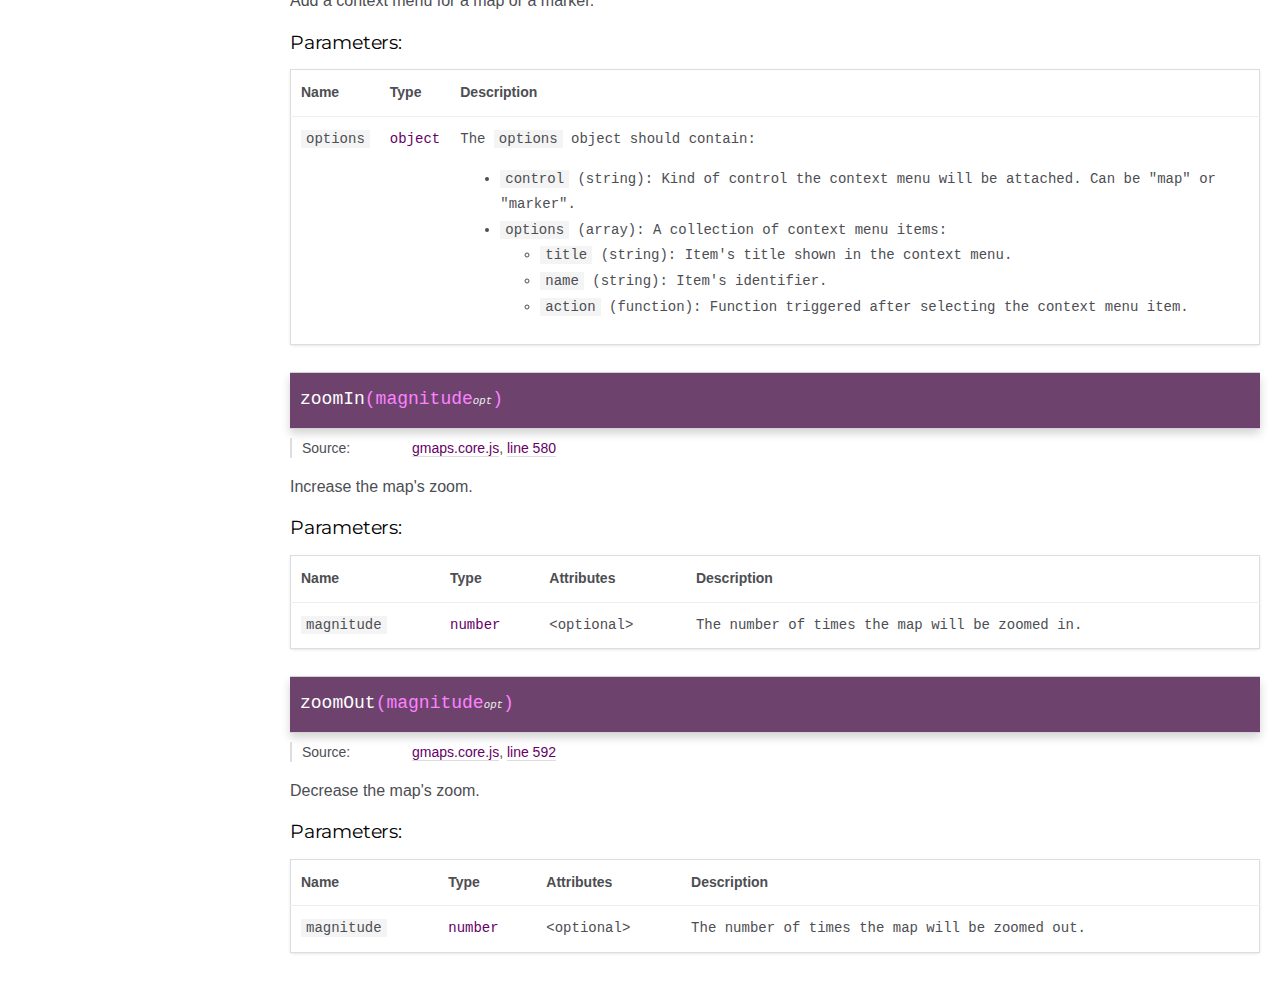
<file: assets/gmaps-master/docs/GMaps.html>
<!DOCTYPE html>
<html lang="en">
<head>
    <meta charset="utf-8">
    <title>GMaps - Documentation</title>

    <script src="scripts/prettify/prettify.js"></script>
    <script src="scripts/prettify/lang-css.js"></script>
    <!--[if lt IE 9]>
      <script src="//html5shiv.googlecode.com/svn/trunk/html5.js"></script>
    <![endif]-->
    <link type="text/css" rel="stylesheet" href="https://code.ionicframework.com/ionicons/2.0.1/css/ionicons.min.css">
    <link type="text/css" rel="stylesheet" href="styles/prettify.css">
    <link type="text/css" rel="stylesheet" href="styles/jsdoc.css">
</head>
<body>

<input type="checkbox" id="nav-trigger" class="nav-trigger" />
<label for="nav-trigger" class="navicon-button x">
  <div class="navicon"></div>
</label>

<label for="nav-trigger" class="overlay"></label>

<nav>
    <h2><a href="index.html">Home</a></h2><h3>Classes</h3><ul><li><a href="GMaps.html">GMaps</a><ul class='methods'><li data-type='method'><a href="GMaps.html#addControl">addControl</a></li><li data-type='method'><a href="GMaps.html#fitLatLngBounds">fitLatLngBounds</a></li><li data-type='method'><a href="GMaps.html#fitZoom">fitZoom</a></li><li data-type='method'><a href="GMaps.html#getElement">getElement</a></li><li data-type='method'><a href="GMaps.html#hideContextMenu">hideContextMenu</a></li><li data-type='method'><a href="GMaps.html#refresh">refresh</a></li><li data-type='method'><a href="GMaps.html#removeControl">removeControl</a></li><li data-type='method'><a href="GMaps.html#setCenter">setCenter</a></li><li data-type='method'><a href="GMaps.html#setContextMenu">setContextMenu</a></li><li data-type='method'><a href="GMaps.html#zoomIn">zoomIn</a></li><li data-type='method'><a href="GMaps.html#zoomOut">zoomOut</a></li></ul></li></ul>
</nav>

<div id="main">
    
    <h1 class="page-title">GMaps</h1>
    

    




<section>

<header>
    
        <h2>
        GMaps
        </h2>
        
            <div class="class-description"><p>GMaps</p></div>
        
    
</header>

<article>
    <div class="container-overview">
    
        

    
    <h2>Constructor</h2>
    

    <h4 class="name" id="GMaps"><span class="type-signature"></span>new GMaps<span class="signature">(options)</span><span class="type-signature"></span></h4>

    




<dl class="details">

    
    <dt class="tag-source">Source:</dt>
    <dd class="tag-source"><ul class="dummy"><li>
        <a href="gmaps.core.js.html">gmaps.core.js</a>, <a href="gmaps.core.js.html#line152">line 152</a>
    </li></ul></dd>
    

    

    

    

    

    

    

    

    

    

    

    

    

    

    

    
</dl>





<div class="description">
    <p>Creates a new GMaps instance, including a Google Maps map.</p>
</div>











    <h5>Parameters:</h5>
    

<table class="params">
    <thead>
    <tr>
        
        <th>Name</th>
        

        <th>Type</th>

        

        

        <th class="last">Description</th>
    </tr>
    </thead>

    <tbody>
    

        <tr>
            
                <td class="name"><code>options</code></td>
            

            <td class="type">
            
                
<span class="param-type">object</span>


            
            </td>

            

            

            <td class="description last"><p><code>options</code> accepts all the <a href="https://developers.google.com/maps/documentation/javascript/reference#MapOptions">MapOptions</a> and <a href="https://developers.google.com/maps/documentation/javascript/reference#Map">events</a> listed in the Google Maps API. Also accepts:</p>
<ul>
<li><code>lat</code> (number): Latitude of the map's center</li>
<li><code>lng</code> (number): Longitude of the map's center</li>
<li><code>el</code> (string or HTMLElement): container where the map will be rendered</li>
<li><code>markerClusterer</code> (function): A function to create a marker cluster. You can use MarkerClusterer or MarkerClustererPlus.</li>
</ul></td>
        </tr>

    
    </tbody>
</table>
















    
    </div>

    

    

    

     

    

    
        <h3 class="subsection-title">Members</h3>

        
            
<h4 class="name" id="controls"><span class="type-signature"></span>controls<span class="type-signature"> :array</span></h4>





<dl class="details">

    
    <dt class="tag-source">Source:</dt>
    <dd class="tag-source"><ul class="dummy"><li>
        <a href="gmaps.core.js.html">gmaps.core.js</a>, <a href="gmaps.core.js.html#line242">line 242</a>
    </li></ul></dd>
    

    

    

    

    

    

    

    

    

    

    

    

    

    

    

    
</dl>





<div class="description">
    <p>Collection of custom controls in the map UI</p>
</div>



    <h5>Type:</h5>
    <ul>
        <li>
            
<span class="param-type">array</span>


        </li>
    </ul>






        
            
<h4 class="name" id="el"><span class="type-signature"></span>el<span class="type-signature"> :HTMLElement</span></h4>





<dl class="details">

    
    <dt class="tag-source">Source:</dt>
    <dd class="tag-source"><ul class="dummy"><li>
        <a href="gmaps.core.js.html">gmaps.core.js</a>, <a href="gmaps.core.js.html#line222">line 222</a>
    </li></ul></dd>
    

    

    

    

    

    

    

    

    

    

    

    

    

    

    

    
</dl>





<div class="description">
    <p>Container element</p>
</div>



    <h5>Type:</h5>
    <ul>
        <li>
            
<span class="param-type">HTMLElement</span>


        </li>
    </ul>






        
            
<h4 class="name" id="layers"><span class="type-signature"></span>layers<span class="type-signature"> :array</span></h4>





<dl class="details">

    
    <dt class="tag-source">Source:</dt>
    <dd class="tag-source"><ul class="dummy"><li>
        <a href="gmaps.core.js.html">gmaps.core.js</a>, <a href="gmaps.core.js.html#line254">line 254</a>
    </li></ul></dd>
    

    

    

    

    

    

    

    

    

    

    

    

    

    

    

    
</dl>





<div class="description">
    <p>Collection of KML/GeoRSS and FusionTable layers</p>
</div>



    <h5>Type:</h5>
    <ul>
        <li>
            
<span class="param-type">array</span>


        </li>
    </ul>






        
            
<h4 class="name" id="map"><span class="type-signature"></span>map<span class="type-signature"> :google.maps.Map</span></h4>





<dl class="details">

    
    <dt class="tag-source">Source:</dt>
    <dd class="tag-source"><ul class="dummy"><li>
        <a href="gmaps.core.js.html">gmaps.core.js</a>, <a href="gmaps.core.js.html#line323">line 323</a>
    </li></ul></dd>
    

    

    

    

    

    

    

    

    

    

    

    

    

    

    

    
</dl>





<div class="description">
    <p>Google Maps map instance</p>
</div>



    <h5>Type:</h5>
    <ul>
        <li>
            
<span class="param-type">google.maps.Map</span>


        </li>
    </ul>






        
            
<h4 class="name" id="markerClusterer"><span class="type-signature"></span>markerClusterer<span class="type-signature"> :object</span></h4>





<dl class="details">

    
    <dt class="tag-source">Source:</dt>
    <dd class="tag-source"><ul class="dummy"><li>
        <a href="gmaps.core.js.html">gmaps.core.js</a>, <a href="gmaps.core.js.html#line331">line 331</a>
    </li></ul></dd>
    

    

    

    

    

    

    

    

    

    

    

    

    

    

    

    
</dl>





<div class="description">
    <p>Marker Clusterer instance</p>
</div>



    <h5>Type:</h5>
    <ul>
        <li>
            
<span class="param-type">object</span>


        </li>
    </ul>






        
            
<h4 class="name" id="markers"><span class="type-signature"></span>markers<span class="type-signature"> :array</span></h4>





<dl class="details">

    
    <dt class="tag-source">Source:</dt>
    <dd class="tag-source"><ul class="dummy"><li>
        <a href="gmaps.core.js.html">gmaps.core.js</a>, <a href="gmaps.core.js.html#line266">line 266</a>
    </li></ul></dd>
    

    

    

    

    

    

    

    

    

    

    

    

    

    

    

    
</dl>





<div class="description">
    <p>Collection of map's markers</p>
</div>



    <h5>Type:</h5>
    <ul>
        <li>
            
<span class="param-type">array</span>


        </li>
    </ul>






        
            
<h4 class="name" id="overlays"><span class="type-signature"></span>overlays<span class="type-signature"> :array</span></h4>





<dl class="details">

    
    <dt class="tag-source">Source:</dt>
    <dd class="tag-source"><ul class="dummy"><li>
        <a href="gmaps.core.js.html">gmaps.core.js</a>, <a href="gmaps.core.js.html#line248">line 248</a>
    </li></ul></dd>
    

    

    

    

    

    

    

    

    

    

    

    

    

    

    

    
</dl>





<div class="description">
    <p>Collection of map's overlays</p>
</div>



    <h5>Type:</h5>
    <ul>
        <li>
            
<span class="param-type">array</span>


        </li>
    </ul>






        
            
<h4 class="name" id="polygons"><span class="type-signature"></span>polygons<span class="type-signature"> :array</span></h4>





<dl class="details">

    
    <dt class="tag-source">Source:</dt>
    <dd class="tag-source"><ul class="dummy"><li>
        <a href="gmaps.core.js.html">gmaps.core.js</a>, <a href="gmaps.core.js.html#line284">line 284</a>
    </li></ul></dd>
    

    

    

    

    

    

    

    

    

    

    

    

    

    

    

    
</dl>





<div class="description">
    <p>Collection of map's polygons</p>
</div>



    <h5>Type:</h5>
    <ul>
        <li>
            
<span class="param-type">array</span>


        </li>
    </ul>






        
            
<h4 class="name" id="polylines"><span class="type-signature"></span>polylines<span class="type-signature"> :array</span></h4>





<dl class="details">

    
    <dt class="tag-source">Source:</dt>
    <dd class="tag-source"><ul class="dummy"><li>
        <a href="gmaps.core.js.html">gmaps.core.js</a>, <a href="gmaps.core.js.html#line272">line 272</a>
    </li></ul></dd>
    

    

    

    

    

    

    

    

    

    

    

    

    

    

    

    
</dl>





<div class="description">
    <p>Collection of map's lines</p>
</div>



    <h5>Type:</h5>
    <ul>
        <li>
            
<span class="param-type">array</span>


        </li>
    </ul>






        
            
<h4 class="name" id="routes"><span class="type-signature"></span>routes<span class="type-signature"> :array</span></h4>





<dl class="details">

    
    <dt class="tag-source">Source:</dt>
    <dd class="tag-source"><ul class="dummy"><li>
        <a href="gmaps.core.js.html">gmaps.core.js</a>, <a href="gmaps.core.js.html#line278">line 278</a>
    </li></ul></dd>
    

    

    

    

    

    

    

    

    

    

    

    

    

    

    

    
</dl>





<div class="description">
    <p>Collection of map's routes requested by GMaps#getRoutes, GMaps#renderRoute, GMaps#drawRoute, GMaps#travelRoute or GMaps#drawSteppedRoute</p>
</div>



    <h5>Type:</h5>
    <ul>
        <li>
            
<span class="param-type">array</span>


        </li>
    </ul>






        
            
<h4 class="name" id="singleLayers"><span class="type-signature"></span>singleLayers<span class="type-signature"> :object</span></h4>





<dl class="details">

    
    <dt class="tag-source">Source:</dt>
    <dd class="tag-source"><ul class="dummy"><li>
        <a href="gmaps.core.js.html">gmaps.core.js</a>, <a href="gmaps.core.js.html#line260">line 260</a>
    </li></ul></dd>
    

    

    

    

    

    

    

    

    

    

    

    

    

    

    

    
</dl>





<div class="description">
    <p>Collection of data layers (See GMaps#addLayer)</p>
</div>



    <h5>Type:</h5>
    <ul>
        <li>
            
<span class="param-type">object</span>


        </li>
    </ul>






        
            
<h4 class="name" id="zoom"><span class="type-signature"></span>zoom<span class="type-signature"> :number</span></h4>





<dl class="details">

    
    <dt class="tag-source">Source:</dt>
    <dd class="tag-source"><ul class="dummy"><li>
        <a href="gmaps.core.js.html">gmaps.core.js</a>, <a href="gmaps.core.js.html#line292">line 292</a>
    </li></ul></dd>
    

    

    

    

    

    

    

    

    

    

    

    

    

    

    

    
</dl>





<div class="description">
    <p>Current map's zoom</p>
</div>



    <h5>Type:</h5>
    <ul>
        <li>
            
<span class="param-type">number</span>


        </li>
    </ul>






        
    

    
        <h3 class="subsection-title">Methods</h3>

        
            

    

    <h4 class="name" id="addControl"><span class="type-signature"></span>addControl<span class="signature">(options)</span><span class="type-signature"> &rarr; {HTMLElement}</span></h4>

    




<dl class="details">

    
    <dt class="tag-source">Source:</dt>
    <dd class="tag-source"><ul class="dummy"><li>
        <a href="gmaps.controls.js.html">gmaps.controls.js</a>, <a href="gmaps.controls.js.html#line67">line 67</a>
    </li></ul></dd>
    

    

    

    

    

    

    

    

    

    

    

    

    

    

    

    
</dl>





<div class="description">
    <p>Add a custom control to the map UI.</p>
</div>











    <h5>Parameters:</h5>
    

<table class="params">
    <thead>
    <tr>
        
        <th>Name</th>
        

        <th>Type</th>

        

        

        <th class="last">Description</th>
    </tr>
    </thead>

    <tbody>
    

        <tr>
            
                <td class="name"><code>options</code></td>
            

            <td class="type">
            
                
<span class="param-type">object</span>


            
            </td>

            

            

            <td class="description last"><p>The <code>options</code> object should contain:</p>
<ul>
<li><code>style</code> (object): The keys and values of this object should be valid CSS properties and values.</li>
<li><code>id</code> (string): The HTML id for the custom control.</li>
<li><code>classes</code> (string): A string containing all the HTML classes for the custom control.</li>
<li><code>content</code> (string or HTML element): The content of the custom control.</li>
<li><code>position</code> (string): Any valid <a href="https://developers.google.com/maps/documentation/javascript/controls#ControlPositioning"><code>google.maps.ControlPosition</code></a> value, in lower or upper case.</li>
<li><code>events</code> (object): The keys of this object should be valid DOM events. The values should be functions.</li>
<li><code>disableDefaultStyles</code> (boolean): If false, removes the default styles for the controls like font (family and size), and box shadow.</li>
</ul></td>
        </tr>

    
    </tbody>
</table>














<h5>Returns:</h5>

        


<dl class="param-type">
    <dt>
        Type
    </dt>
    <dd>
        
<span class="param-type">HTMLElement</span>


    </dd>
</dl>

    


        
            

    

    <h4 class="name" id="fitLatLngBounds"><span class="type-signature"></span>fitLatLngBounds<span class="signature">(latLngs)</span><span class="type-signature"></span></h4>

    




<dl class="details">

    
    <dt class="tag-source">Source:</dt>
    <dd class="tag-source"><ul class="dummy"><li>
        <a href="gmaps.core.js.html">gmaps.core.js</a>, <a href="gmaps.core.js.html#line539">line 539</a>
    </li></ul></dd>
    

    

    

    

    

    

    

    

    

    

    

    

    

    

    

    
</dl>





<div class="description">
    <p>Adjust the map zoom to include all the coordinates in the <code>latLngs</code> array.</p>
</div>











    <h5>Parameters:</h5>
    

<table class="params">
    <thead>
    <tr>
        
        <th>Name</th>
        

        <th>Type</th>

        

        

        <th class="last">Description</th>
    </tr>
    </thead>

    <tbody>
    

        <tr>
            
                <td class="name"><code>latLngs</code></td>
            

            <td class="type">
            
                
<span class="param-type">array</span>


            
            </td>

            

            

            <td class="description last"><p>Collection of <code>google.maps.LatLng</code> objects.</p></td>
        </tr>

    
    </tbody>
</table>
















        
            

    

    <h4 class="name" id="fitZoom"><span class="type-signature"></span>fitZoom<span class="signature">()</span><span class="type-signature"></span></h4>

    




<dl class="details">

    
    <dt class="tag-source">Source:</dt>
    <dd class="tag-source"><ul class="dummy"><li>
        <a href="gmaps.core.js.html">gmaps.core.js</a>, <a href="gmaps.core.js.html#line520">line 520</a>
    </li></ul></dd>
    

    

    

    

    

    

    

    

    

    

    

    

    

    

    

    
</dl>





<div class="description">
    <p>Adjust the map zoom to include all the markers added in the map.</p>
</div>

























        
            

    

    <h4 class="name" id="getElement"><span class="type-signature"></span>getElement<span class="signature">()</span><span class="type-signature"> &rarr; {HTMLElement}</span></h4>

    




<dl class="details">

    
    <dt class="tag-source">Source:</dt>
    <dd class="tag-source"><ul class="dummy"><li>
        <a href="gmaps.core.js.html">gmaps.core.js</a>, <a href="gmaps.core.js.html#line571">line 571</a>
    </li></ul></dd>
    

    

    

    

    

    

    

    

    

    

    

    

    

    

    

    
</dl>





<div class="description">
    <p>Return the HTML element container of the map.</p>
</div>























<h5>Returns:</h5>

        
<div class="param-desc">
    <p>the element container.</p>
</div>



<dl class="param-type">
    <dt>
        Type
    </dt>
    <dd>
        
<span class="param-type">HTMLElement</span>


    </dd>
</dl>

    


        
            

    

    <h4 class="name" id="hideContextMenu"><span class="type-signature"></span>hideContextMenu<span class="signature">()</span><span class="type-signature"></span></h4>

    




<dl class="details">

    
    <dt class="tag-source">Source:</dt>
    <dd class="tag-source"><ul class="dummy"><li>
        <a href="gmaps.core.js.html">gmaps.core.js</a>, <a href="gmaps.core.js.html#line461">line 461</a>
    </li></ul></dd>
    

    

    

    

    

    

    

    

    

    

    

    

    

    

    

    
</dl>





<div class="description">
    <p>Hide the current context menu</p>
</div>

























        
            

    

    <h4 class="name" id="refresh"><span class="type-signature"></span>refresh<span class="signature">()</span><span class="type-signature"></span></h4>

    




<dl class="details">

    
    <dt class="tag-source">Source:</dt>
    <dd class="tag-source"><ul class="dummy"><li>
        <a href="gmaps.core.js.html">gmaps.core.js</a>, <a href="gmaps.core.js.html#line513">line 513</a>
    </li></ul></dd>
    

    

    

    

    

    

    

    

    

    

    

    

    

    

    

    
</dl>





<div class="description">
    <p>Trigger a <code>resize</code> event, useful if you need to repaint the current map (for changes in the viewport or display / hide actions).</p>
</div>

























        
            

    

    <h4 class="name" id="removeControl"><span class="type-signature"></span>removeControl<span class="signature">(control)</span><span class="type-signature"> &rarr; {HTMLElement}</span></h4>

    




<dl class="details">

    
    <dt class="tag-source">Source:</dt>
    <dd class="tag-source"><ul class="dummy"><li>
        <a href="gmaps.controls.js.html">gmaps.controls.js</a>, <a href="gmaps.controls.js.html#line82">line 82</a>
    </li></ul></dd>
    

    

    

    

    

    

    

    

    

    

    

    

    

    

    

    
</dl>





<div class="description">
    <p>Remove a control from the map. <code>control</code> should be a control returned by <code>addControl()</code>.</p>
</div>











    <h5>Parameters:</h5>
    

<table class="params">
    <thead>
    <tr>
        
        <th>Name</th>
        

        <th>Type</th>

        

        

        <th class="last">Description</th>
    </tr>
    </thead>

    <tbody>
    

        <tr>
            
                <td class="name"><code>control</code></td>
            

            <td class="type">
            
                
<span class="param-type">HTMLElement</span>


            
            </td>

            

            

            <td class="description last"><p>One of the controls returned by <code>addControl()</code>.</p></td>
        </tr>

    
    </tbody>
</table>














<h5>Returns:</h5>

        
<div class="param-desc">
    <p>the removed control.</p>
</div>



<dl class="param-type">
    <dt>
        Type
    </dt>
    <dd>
        
<span class="param-type">HTMLElement</span>


    </dd>
</dl>

    


        
            

    

    <h4 class="name" id="setCenter"><span class="type-signature"></span>setCenter<span class="signature">(lat, lng, callback<span class="signature-attributes">opt</span>)</span><span class="type-signature"></span></h4>

    




<dl class="details">

    
    <dt class="tag-source">Source:</dt>
    <dd class="tag-source"><ul class="dummy"><li>
        <a href="gmaps.core.js.html">gmaps.core.js</a>, <a href="gmaps.core.js.html#line558">line 558</a>
    </li></ul></dd>
    

    

    

    

    

    

    

    

    

    

    

    

    

    

    

    
</dl>





<div class="description">
    <p>Center the map using the <code>lat</code> and <code>lng</code> coordinates.</p>
</div>











    <h5>Parameters:</h5>
    

<table class="params">
    <thead>
    <tr>
        
        <th>Name</th>
        

        <th>Type</th>

        
        <th>Attributes</th>
        

        

        <th class="last">Description</th>
    </tr>
    </thead>

    <tbody>
    

        <tr>
            
                <td class="name"><code>lat</code></td>
            

            <td class="type">
            
                
<span class="param-type">number</span>


            
            </td>

            
                <td class="attributes">
                

                

                
                </td>
            

            

            <td class="description last"><p>Latitude of the coordinate.</p></td>
        </tr>

    

        <tr>
            
                <td class="name"><code>lng</code></td>
            

            <td class="type">
            
                
<span class="param-type">number</span>


            
            </td>

            
                <td class="attributes">
                

                

                
                </td>
            

            

            <td class="description last"><p>Longitude of the coordinate.</p></td>
        </tr>

    

        <tr>
            
                <td class="name"><code>callback</code></td>
            

            <td class="type">
            
                
<span class="param-type">function</span>


            
            </td>

            
                <td class="attributes">
                
                    &lt;optional><br>
                

                

                
                </td>
            

            

            <td class="description last"><p>Callback that will be executed after the map is centered.</p></td>
        </tr>

    
    </tbody>
</table>
















        
            

    

    <h4 class="name" id="setContextMenu"><span class="type-signature"></span>setContextMenu<span class="signature">(options)</span><span class="type-signature"></span></h4>

    




<dl class="details">

    
    <dt class="tag-source">Source:</dt>
    <dd class="tag-source"><ul class="dummy"><li>
        <a href="gmaps.core.js.html">gmaps.core.js</a>, <a href="gmaps.core.js.html#line417">line 417</a>
    </li></ul></dd>
    

    

    

    

    

    

    

    

    

    

    

    

    

    

    

    
</dl>





<div class="description">
    <p>Add a context menu for a map or a marker.</p>
</div>











    <h5>Parameters:</h5>
    

<table class="params">
    <thead>
    <tr>
        
        <th>Name</th>
        

        <th>Type</th>

        

        

        <th class="last">Description</th>
    </tr>
    </thead>

    <tbody>
    

        <tr>
            
                <td class="name"><code>options</code></td>
            

            <td class="type">
            
                
<span class="param-type">object</span>


            
            </td>

            

            

            <td class="description last"><p>The <code>options</code> object should contain:</p>
<ul>
<li><code>control</code> (string): Kind of control the context menu will be attached. Can be &quot;map&quot; or &quot;marker&quot;.</li>
<li><code>options</code> (array): A collection of context menu items:<ul>
<li><code>title</code> (string): Item's title shown in the context menu.</li>
<li><code>name</code> (string): Item's identifier.</li>
<li><code>action</code> (function): Function triggered after selecting the context menu item.</li>
</ul>
</li>
</ul></td>
        </tr>

    
    </tbody>
</table>
















        
            

    

    <h4 class="name" id="zoomIn"><span class="type-signature"></span>zoomIn<span class="signature">(magnitude<span class="signature-attributes">opt</span>)</span><span class="type-signature"></span></h4>

    




<dl class="details">

    
    <dt class="tag-source">Source:</dt>
    <dd class="tag-source"><ul class="dummy"><li>
        <a href="gmaps.core.js.html">gmaps.core.js</a>, <a href="gmaps.core.js.html#line580">line 580</a>
    </li></ul></dd>
    

    

    

    

    

    

    

    

    

    

    

    

    

    

    

    
</dl>





<div class="description">
    <p>Increase the map's zoom.</p>
</div>











    <h5>Parameters:</h5>
    

<table class="params">
    <thead>
    <tr>
        
        <th>Name</th>
        

        <th>Type</th>

        
        <th>Attributes</th>
        

        

        <th class="last">Description</th>
    </tr>
    </thead>

    <tbody>
    

        <tr>
            
                <td class="name"><code>magnitude</code></td>
            

            <td class="type">
            
                
<span class="param-type">number</span>


            
            </td>

            
                <td class="attributes">
                
                    &lt;optional><br>
                

                

                
                </td>
            

            

            <td class="description last"><p>The number of times the map will be zoomed in.</p></td>
        </tr>

    
    </tbody>
</table>
















        
            

    

    <h4 class="name" id="zoomOut"><span class="type-signature"></span>zoomOut<span class="signature">(magnitude<span class="signature-attributes">opt</span>)</span><span class="type-signature"></span></h4>

    




<dl class="details">

    
    <dt class="tag-source">Source:</dt>
    <dd class="tag-source"><ul class="dummy"><li>
        <a href="gmaps.core.js.html">gmaps.core.js</a>, <a href="gmaps.core.js.html#line592">line 592</a>
    </li></ul></dd>
    

    

    

    

    

    

    

    

    

    

    

    

    

    

    

    
</dl>





<div class="description">
    <p>Decrease the map's zoom.</p>
</div>











    <h5>Parameters:</h5>
    

<table class="params">
    <thead>
    <tr>
        
        <th>Name</th>
        

        <th>Type</th>

        
        <th>Attributes</th>
        

        

        <th class="last">Description</th>
    </tr>
    </thead>

    <tbody>
    

        <tr>
            
                <td class="name"><code>magnitude</code></td>
            

            <td class="type">
            
                
<span class="param-type">number</span>


            
            </td>

            
                <td class="attributes">
                
                    &lt;optional><br>
                

                

                
                </td>
            

            

            <td class="description last"><p>The number of times the map will be zoomed out.</p></td>
        </tr>

    
    </tbody>
</table>
















        
    

    

    
</article>

</section>




</div>

<br class="clear">

<footer>
    Documentation generated by <a href="https://github.com/jsdoc3/jsdoc">JSDoc 3.4.0</a> on Sun Apr 03 2016 18:36:23 GMT-0400 (EDT) using the Minami theme.
</footer>

<script>prettyPrint();</script>
<script src="scripts/linenumber.js"></script>
</body>
</html>
</file>
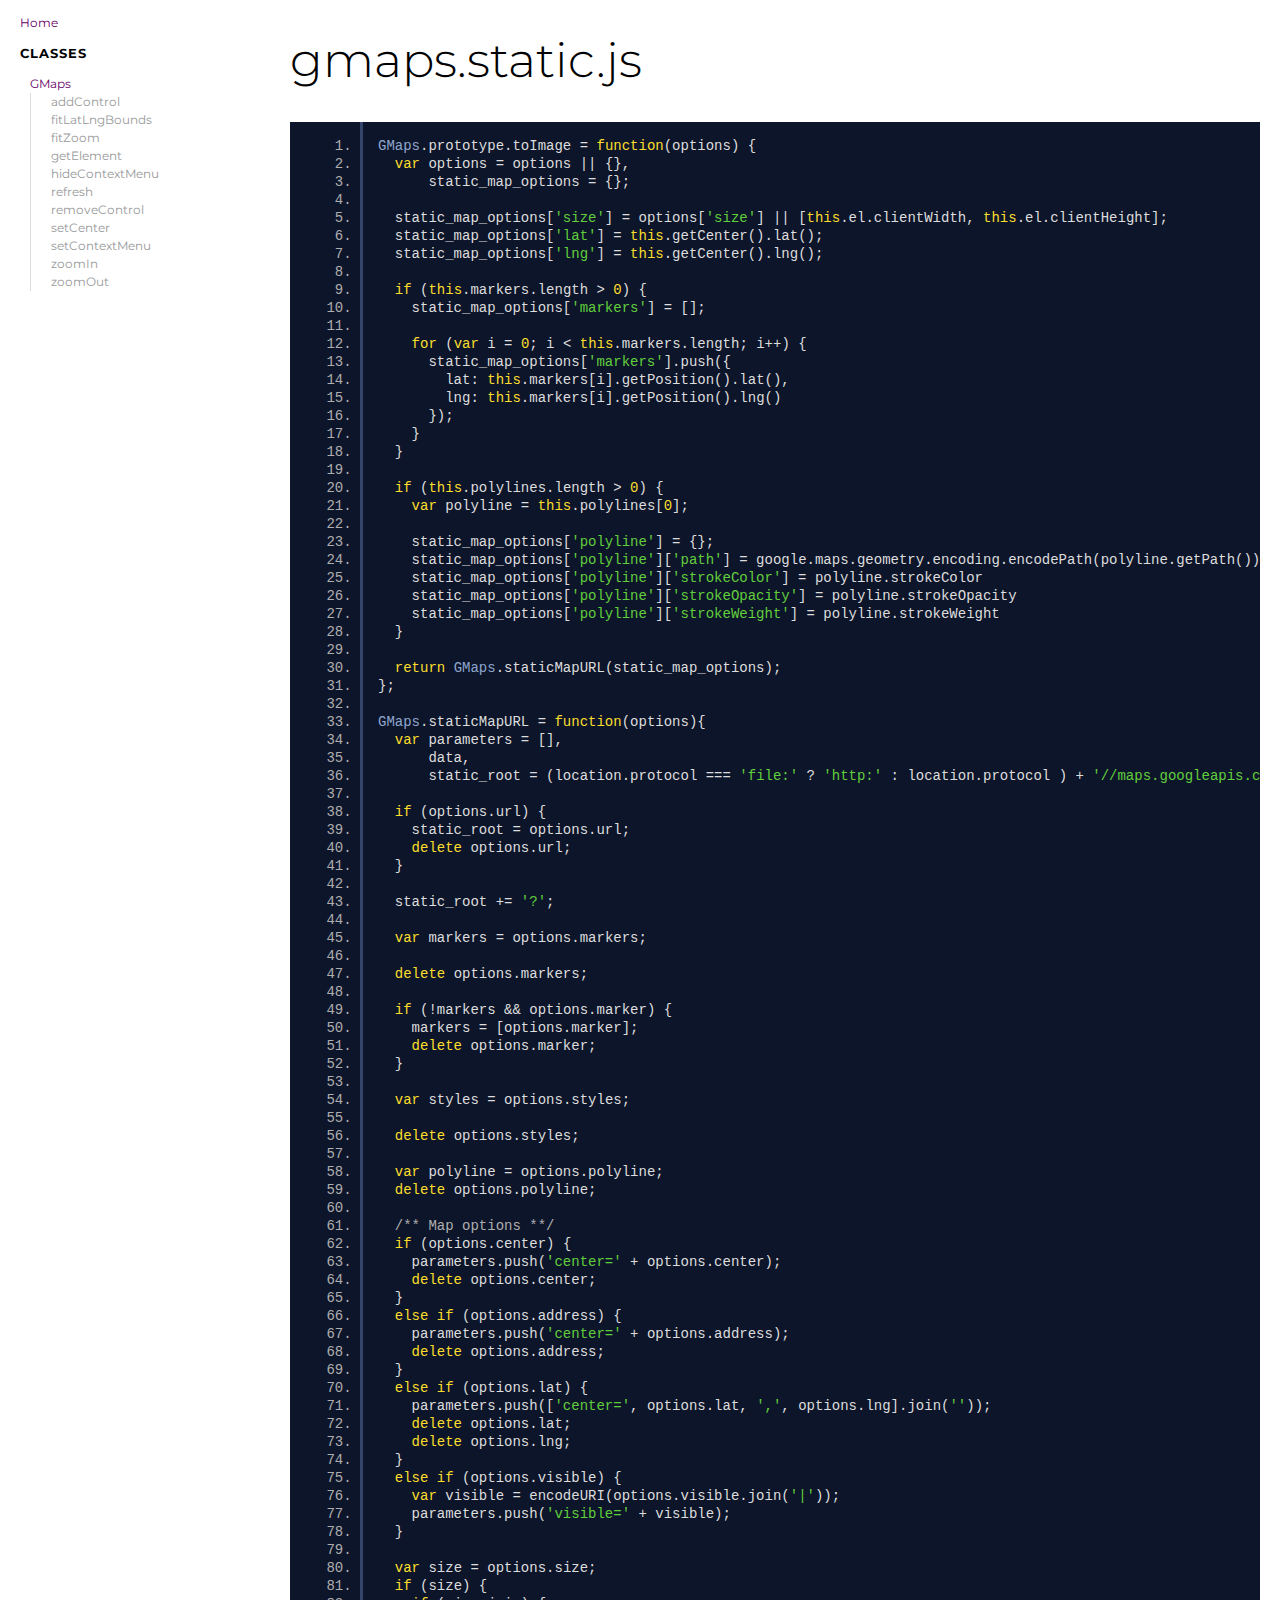
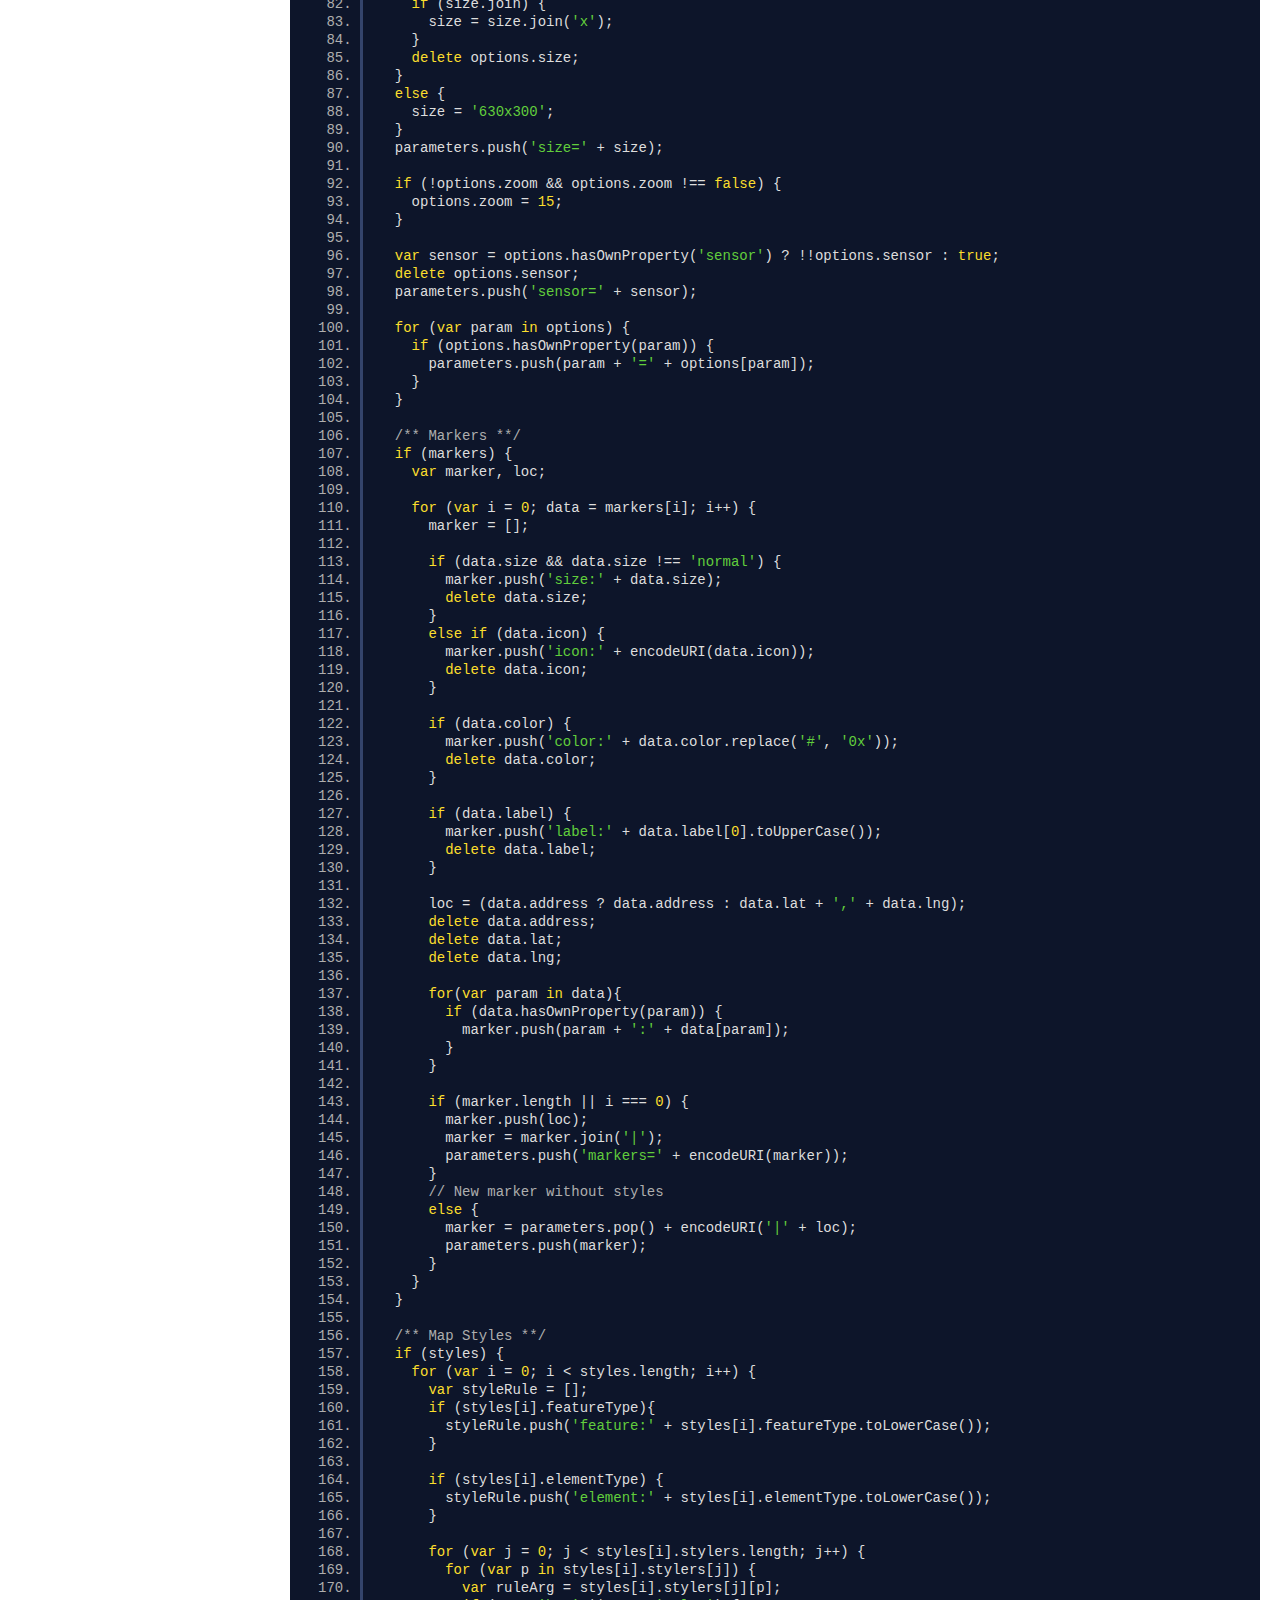
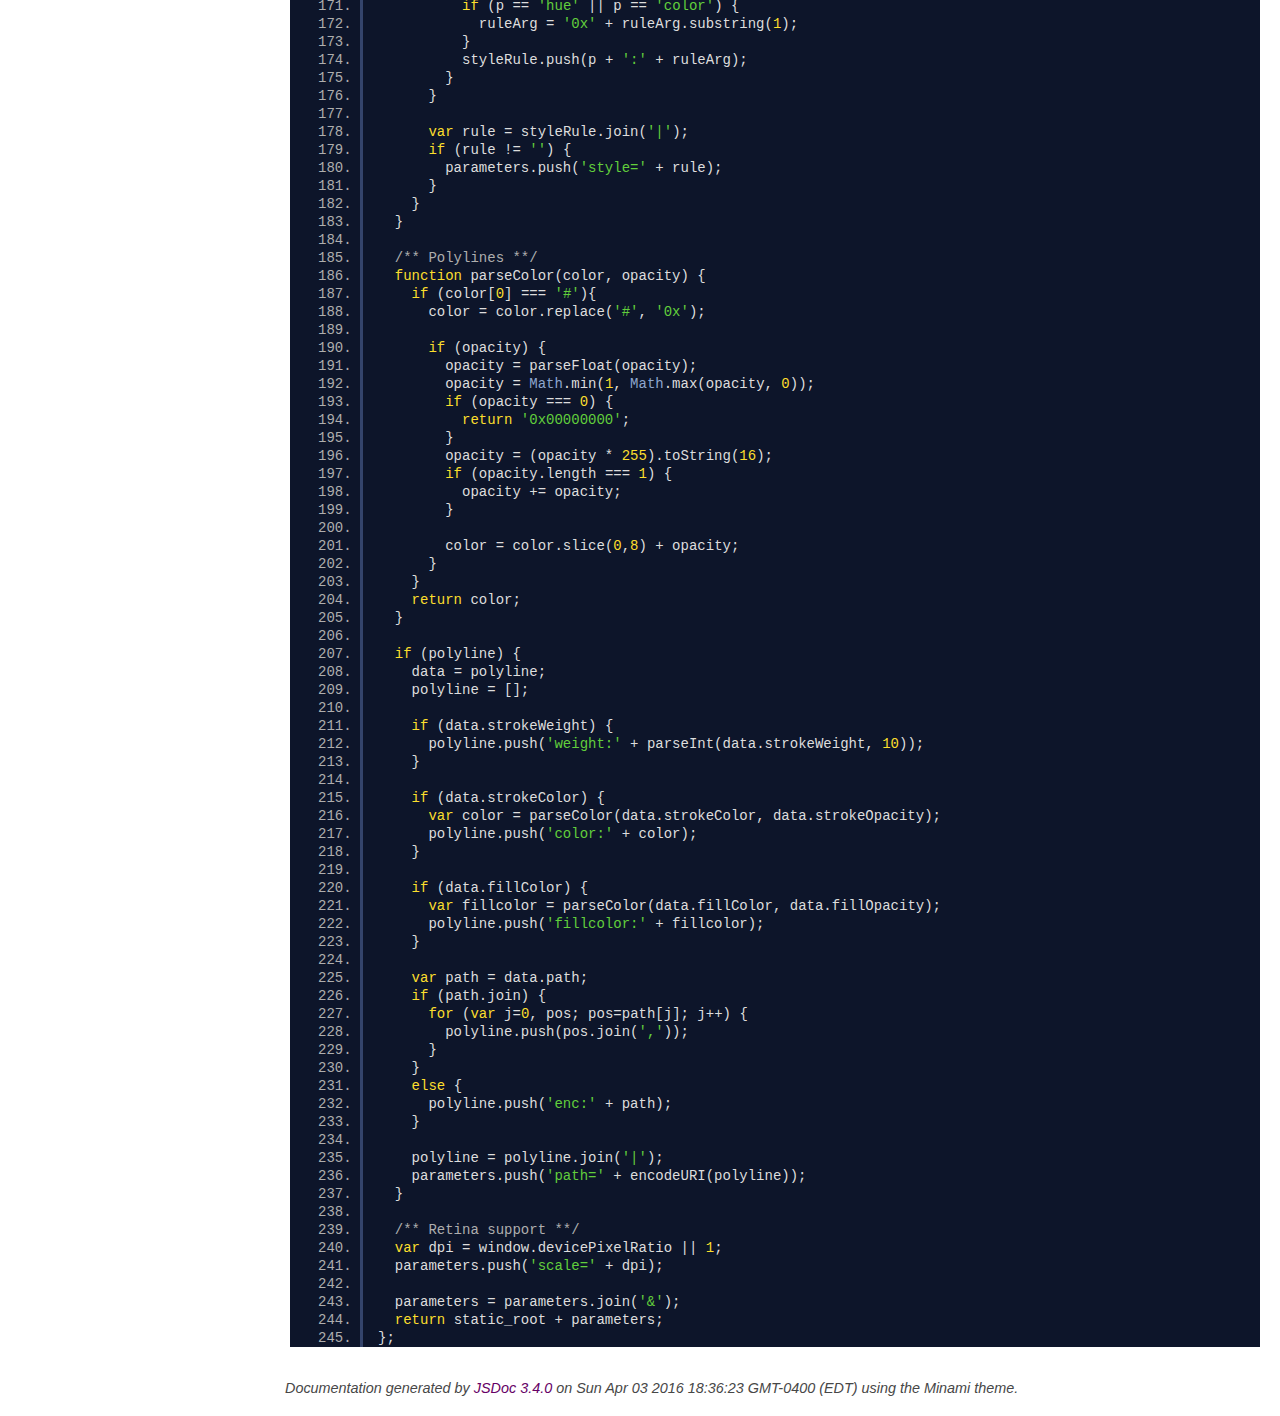
<file: assets/gmaps-master/docs/gmaps.static.js.html>
<!DOCTYPE html>
<html lang="en">
<head>
    <meta charset="utf-8">
    <title>gmaps.static.js - Documentation</title>

    <script src="scripts/prettify/prettify.js"></script>
    <script src="scripts/prettify/lang-css.js"></script>
    <!--[if lt IE 9]>
      <script src="//html5shiv.googlecode.com/svn/trunk/html5.js"></script>
    <![endif]-->
    <link type="text/css" rel="stylesheet" href="https://code.ionicframework.com/ionicons/2.0.1/css/ionicons.min.css">
    <link type="text/css" rel="stylesheet" href="styles/prettify.css">
    <link type="text/css" rel="stylesheet" href="styles/jsdoc.css">
</head>
<body>

<input type="checkbox" id="nav-trigger" class="nav-trigger" />
<label for="nav-trigger" class="navicon-button x">
  <div class="navicon"></div>
</label>

<label for="nav-trigger" class="overlay"></label>

<nav>
    <h2><a href="index.html">Home</a></h2><h3>Classes</h3><ul><li><a href="GMaps.html">GMaps</a><ul class='methods'><li data-type='method'><a href="GMaps.html#addControl">addControl</a></li><li data-type='method'><a href="GMaps.html#fitLatLngBounds">fitLatLngBounds</a></li><li data-type='method'><a href="GMaps.html#fitZoom">fitZoom</a></li><li data-type='method'><a href="GMaps.html#getElement">getElement</a></li><li data-type='method'><a href="GMaps.html#hideContextMenu">hideContextMenu</a></li><li data-type='method'><a href="GMaps.html#refresh">refresh</a></li><li data-type='method'><a href="GMaps.html#removeControl">removeControl</a></li><li data-type='method'><a href="GMaps.html#setCenter">setCenter</a></li><li data-type='method'><a href="GMaps.html#setContextMenu">setContextMenu</a></li><li data-type='method'><a href="GMaps.html#zoomIn">zoomIn</a></li><li data-type='method'><a href="GMaps.html#zoomOut">zoomOut</a></li></ul></li></ul>
</nav>

<div id="main">
    
    <h1 class="page-title">gmaps.static.js</h1>
    

    



    
    <section>
        <article>
            <pre class="prettyprint source linenums"><code>GMaps.prototype.toImage = function(options) {
  var options = options || {},
      static_map_options = {};

  static_map_options['size'] = options['size'] || [this.el.clientWidth, this.el.clientHeight];
  static_map_options['lat'] = this.getCenter().lat();
  static_map_options['lng'] = this.getCenter().lng();

  if (this.markers.length > 0) {
    static_map_options['markers'] = [];
    
    for (var i = 0; i &lt; this.markers.length; i++) {
      static_map_options['markers'].push({
        lat: this.markers[i].getPosition().lat(),
        lng: this.markers[i].getPosition().lng()
      });
    }
  }

  if (this.polylines.length > 0) {
    var polyline = this.polylines[0];
    
    static_map_options['polyline'] = {};
    static_map_options['polyline']['path'] = google.maps.geometry.encoding.encodePath(polyline.getPath());
    static_map_options['polyline']['strokeColor'] = polyline.strokeColor
    static_map_options['polyline']['strokeOpacity'] = polyline.strokeOpacity
    static_map_options['polyline']['strokeWeight'] = polyline.strokeWeight
  }

  return GMaps.staticMapURL(static_map_options);
};

GMaps.staticMapURL = function(options){
  var parameters = [],
      data,
      static_root = (location.protocol === 'file:' ? 'http:' : location.protocol ) + '//maps.googleapis.com/maps/api/staticmap';

  if (options.url) {
    static_root = options.url;
    delete options.url;
  }

  static_root += '?';

  var markers = options.markers;
  
  delete options.markers;

  if (!markers &amp;&amp; options.marker) {
    markers = [options.marker];
    delete options.marker;
  }

  var styles = options.styles;

  delete options.styles;

  var polyline = options.polyline;
  delete options.polyline;

  /** Map options **/
  if (options.center) {
    parameters.push('center=' + options.center);
    delete options.center;
  }
  else if (options.address) {
    parameters.push('center=' + options.address);
    delete options.address;
  }
  else if (options.lat) {
    parameters.push(['center=', options.lat, ',', options.lng].join(''));
    delete options.lat;
    delete options.lng;
  }
  else if (options.visible) {
    var visible = encodeURI(options.visible.join('|'));
    parameters.push('visible=' + visible);
  }

  var size = options.size;
  if (size) {
    if (size.join) {
      size = size.join('x');
    }
    delete options.size;
  }
  else {
    size = '630x300';
  }
  parameters.push('size=' + size);

  if (!options.zoom &amp;&amp; options.zoom !== false) {
    options.zoom = 15;
  }

  var sensor = options.hasOwnProperty('sensor') ? !!options.sensor : true;
  delete options.sensor;
  parameters.push('sensor=' + sensor);

  for (var param in options) {
    if (options.hasOwnProperty(param)) {
      parameters.push(param + '=' + options[param]);
    }
  }

  /** Markers **/
  if (markers) {
    var marker, loc;

    for (var i = 0; data = markers[i]; i++) {
      marker = [];

      if (data.size &amp;&amp; data.size !== 'normal') {
        marker.push('size:' + data.size);
        delete data.size;
      }
      else if (data.icon) {
        marker.push('icon:' + encodeURI(data.icon));
        delete data.icon;
      }

      if (data.color) {
        marker.push('color:' + data.color.replace('#', '0x'));
        delete data.color;
      }

      if (data.label) {
        marker.push('label:' + data.label[0].toUpperCase());
        delete data.label;
      }

      loc = (data.address ? data.address : data.lat + ',' + data.lng);
      delete data.address;
      delete data.lat;
      delete data.lng;

      for(var param in data){
        if (data.hasOwnProperty(param)) {
          marker.push(param + ':' + data[param]);
        }
      }

      if (marker.length || i === 0) {
        marker.push(loc);
        marker = marker.join('|');
        parameters.push('markers=' + encodeURI(marker));
      }
      // New marker without styles
      else {
        marker = parameters.pop() + encodeURI('|' + loc);
        parameters.push(marker);
      }
    }
  }

  /** Map Styles **/
  if (styles) {
    for (var i = 0; i &lt; styles.length; i++) {
      var styleRule = [];
      if (styles[i].featureType){
        styleRule.push('feature:' + styles[i].featureType.toLowerCase());
      }

      if (styles[i].elementType) {
        styleRule.push('element:' + styles[i].elementType.toLowerCase());
      }

      for (var j = 0; j &lt; styles[i].stylers.length; j++) {
        for (var p in styles[i].stylers[j]) {
          var ruleArg = styles[i].stylers[j][p];
          if (p == 'hue' || p == 'color') {
            ruleArg = '0x' + ruleArg.substring(1);
          }
          styleRule.push(p + ':' + ruleArg);
        }
      }

      var rule = styleRule.join('|');
      if (rule != '') {
        parameters.push('style=' + rule);
      }
    }
  }

  /** Polylines **/
  function parseColor(color, opacity) {
    if (color[0] === '#'){
      color = color.replace('#', '0x');

      if (opacity) {
        opacity = parseFloat(opacity);
        opacity = Math.min(1, Math.max(opacity, 0));
        if (opacity === 0) {
          return '0x00000000';
        }
        opacity = (opacity * 255).toString(16);
        if (opacity.length === 1) {
          opacity += opacity;
        }

        color = color.slice(0,8) + opacity;
      }
    }
    return color;
  }

  if (polyline) {
    data = polyline;
    polyline = [];

    if (data.strokeWeight) {
      polyline.push('weight:' + parseInt(data.strokeWeight, 10));
    }

    if (data.strokeColor) {
      var color = parseColor(data.strokeColor, data.strokeOpacity);
      polyline.push('color:' + color);
    }

    if (data.fillColor) {
      var fillcolor = parseColor(data.fillColor, data.fillOpacity);
      polyline.push('fillcolor:' + fillcolor);
    }

    var path = data.path;
    if (path.join) {
      for (var j=0, pos; pos=path[j]; j++) {
        polyline.push(pos.join(','));
      }
    }
    else {
      polyline.push('enc:' + path);
    }

    polyline = polyline.join('|');
    parameters.push('path=' + encodeURI(polyline));
  }

  /** Retina support **/
  var dpi = window.devicePixelRatio || 1;
  parameters.push('scale=' + dpi);

  parameters = parameters.join('&amp;');
  return static_root + parameters;
};
</code></pre>
        </article>
    </section>




</div>

<br class="clear">

<footer>
    Documentation generated by <a href="https://github.com/jsdoc3/jsdoc">JSDoc 3.4.0</a> on Sun Apr 03 2016 18:36:23 GMT-0400 (EDT) using the Minami theme.
</footer>

<script>prettyPrint();</script>
<script src="scripts/linenumber.js"></script>
</body>
</html>
</file>
<file: assets/gmaps-master/test/lib/jasmine.css>
body { background-color: #eeeeee; padding: 0; margin: 5px; overflow-y: scroll; }

#HTMLReporter { font-size: 11px; font-family: Monaco, "Lucida Console", monospace; line-height: 14px; color: #333333; }
#HTMLReporter a { text-decoration: none; }
#HTMLReporter a:hover { text-decoration: underline; }
#HTMLReporter p, #HTMLReporter h1, #HTMLReporter h2, #HTMLReporter h3, #HTMLReporter h4, #HTMLReporter h5, #HTMLReporter h6 { margin: 0; line-height: 14px; }
#HTMLReporter .banner, #HTMLReporter .symbolSummary, #HTMLReporter .summary, #HTMLReporter .resultMessage, #HTMLReporter .specDetail .description, #HTMLReporter .alert .bar, #HTMLReporter .stackTrace { padding-left: 9px; padding-right: 9px; }
#HTMLReporter #jasmine_content { position: fixed; right: 100%; }
#HTMLReporter .version { color: #aaaaaa; }
#HTMLReporter .banner { margin-top: 14px; }
#HTMLReporter .duration { color: #aaaaaa; float: right; }
#HTMLReporter .symbolSummary { overflow: hidden; *zoom: 1; margin: 14px 0; }
#HTMLReporter .symbolSummary li { display: block; float: left; height: 7px; width: 14px; margin-bottom: 7px; font-size: 16px; }
#HTMLReporter .symbolSummary li.passed { font-size: 14px; }
#HTMLReporter .symbolSummary li.passed:before { color: #5e7d00; content: "\02022"; }
#HTMLReporter .symbolSummary li.failed { line-height: 9px; }
#HTMLReporter .symbolSummary li.failed:before { color: #b03911; content: "x"; font-weight: bold; margin-left: -1px; }
#HTMLReporter .symbolSummary li.skipped { font-size: 14px; }
#HTMLReporter .symbolSummary li.skipped:before { color: #bababa; content: "\02022"; }
#HTMLReporter .symbolSummary li.pending { line-height: 11px; }
#HTMLReporter .symbolSummary li.pending:before { color: #aaaaaa; content: "-"; }
#HTMLReporter .exceptions { color: #fff; float: right; margin-top: 5px; margin-right: 5px; }
#HTMLReporter .bar { line-height: 28px; font-size: 14px; display: block; color: #eee; }
#HTMLReporter .runningAlert { background-color: #666666; }
#HTMLReporter .skippedAlert { background-color: #aaaaaa; }
#HTMLReporter .skippedAlert:first-child { background-color: #333333; }
#HTMLReporter .skippedAlert:hover { text-decoration: none; color: white; text-decoration: underline; }
#HTMLReporter .passingAlert { background-color: #a6b779; }
#HTMLReporter .passingAlert:first-child { background-color: #5e7d00; }
#HTMLReporter .failingAlert { background-color: #cf867e; }
#HTMLReporter .failingAlert:first-child { background-color: #b03911; }
#HTMLReporter .results { margin-top: 14px; }
#HTMLReporter #details { display: none; }
#HTMLReporter .resultsMenu, #HTMLReporter .resultsMenu a { background-color: #fff; color: #333333; }
#HTMLReporter.showDetails .summaryMenuItem { font-weight: normal; text-decoration: inherit; }
#HTMLReporter.showDetails .summaryMenuItem:hover { text-decoration: underline; }
#HTMLReporter.showDetails .detailsMenuItem { font-weight: bold; text-decoration: underline; }
#HTMLReporter.showDetails .summary { display: none; }
#HTMLReporter.showDetails #details { display: block; }
#HTMLReporter .summaryMenuItem { font-weight: bold; text-decoration: underline; }
#HTMLReporter .summary { margin-top: 14px; }
#HTMLReporter .summary .suite .suite, #HTMLReporter .summary .specSummary { margin-left: 14px; }
#HTMLReporter .summary .specSummary.passed a { color: #5e7d00; }
#HTMLReporter .summary .specSummary.failed a { color: #b03911; }
#HTMLReporter .description + .suite { margin-top: 0; }
#HTMLReporter .suite { margin-top: 14px; }
#HTMLReporter .suite a { color: #333333; }
#HTMLReporter #details .specDetail { margin-bottom: 28px; }
#HTMLReporter #details .specDetail .description { display: block; color: white; background-color: #b03911; }
#HTMLReporter .resultMessage { padding-top: 14px; color: #333333; }
#HTMLReporter .resultMessage span.result { display: block; }
#HTMLReporter .stackTrace { margin: 5px 0 0 0; max-height: 224px; overflow: auto; line-height: 18px; color: #666666; border: 1px solid #ddd; background: white; white-space: pre; }

#TrivialReporter { padding: 8px 13px; position: absolute; top: 0; bottom: 0; left: 0; right: 0; overflow-y: scroll; background-color: white; font-family: "Helvetica Neue Light", "Lucida Grande", "Calibri", "Arial", sans-serif; /*.resultMessage {*/ /*white-space: pre;*/ /*}*/ }
#TrivialReporter a:visited, #TrivialReporter a { color: #303; }
#TrivialReporter a:hover, #TrivialReporter a:active { color: blue; }
#TrivialReporter .run_spec { float: right; padding-right: 5px; font-size: .8em; text-decoration: none; }
#TrivialReporter .banner { color: #303; background-color: #fef; padding: 5px; }
#TrivialReporter .logo { float: left; font-size: 1.1em; padding-left: 5px; }
#TrivialReporter .logo .version { font-size: .6em; padding-left: 1em; }
#TrivialReporter .runner.running { background-color: yellow; }
#TrivialReporter .options { text-align: right; font-size: .8em; }
#TrivialReporter .suite { border: 1px outset gray; margin: 5px 0; padding-left: 1em; }
#TrivialReporter .suite .suite { margin: 5px; }
#TrivialReporter .suite.passed { background-color: #dfd; }
#TrivialReporter .suite.failed { background-color: #fdd; }
#TrivialReporter .spec { margin: 5px; padding-left: 1em; clear: both; }
#TrivialReporter .spec.failed, #TrivialReporter .spec.passed, #TrivialReporter .spec.skipped { padding-bottom: 5px; border: 1px solid gray; }
#TrivialReporter .spec.failed { background-color: #fbb; border-color: red; }
#TrivialReporter .spec.passed { background-color: #bfb; border-color: green; }
#TrivialReporter .spec.skipped { background-color: #bbb; }
#TrivialReporter .messages { border-left: 1px dashed gray; padding-left: 1em; padding-right: 1em; }
#TrivialReporter .passed { background-color: #cfc; display: none; }
#TrivialReporter .failed { background-color: #fbb; }
#TrivialReporter .skipped { color: #777; background-color: #eee; display: none; }
#TrivialReporter .resultMessage span.result { display: block; line-height: 2em; color: black; }
#TrivialReporter .resultMessage .mismatch { color: black; }
#TrivialReporter .stackTrace { white-space: pre; font-size: .8em; margin-left: 10px; max-height: 5em; overflow: auto; border: 1px inset red; padding: 1em; background: #eef; }
#TrivialReporter .finished-at { padding-left: 1em; font-size: .6em; }
#TrivialReporter.show-passed .passed, #TrivialReporter.show-skipped .skipped { display: block; }
#TrivialReporter #jasmine_content { position: fixed; right: 100%; }
#TrivialReporter .runner { border: 1px solid gray; display: block; margin: 5px 0; padding: 2px 0 2px 10px; }
</file>
<file: assets/gmaps-master/test/style.css>
body {
font-family: sans-serif;
}

h1, h2, h3, h4, h5, h6 {
  margin: 0;
  font-weight: lighter;
  text-transform: lowercase;
  font-variant: small-caps;
}

.map,
.panorama {
  width: 100%;
  height: 100px;
}

.with-columns {
  display: block;
  width: 100%;
  overflow: hidden;
}

.with-columns .map,
.with-columns .panorama {
  display: block;
  width: 50%;
  height: 150px;
  float: left;
}
</file>
<file: assets/css/ie8.css>
/*
	Spectral by HTML5 UP
	html5up.net | @ajlkn
	Free for personal and commercial use under the CCA 3.0 license (html5up.net/license)
*/

/* Icon */

	.icon.major {
		border: none;
	}

		.icon.major:before {
			font-size: 3em;
		}

/* Form */

	label {
		color: #2E3842;
	}

	input[type="text"],
	input[type="password"],
	input[type="email"],
	select,
	textarea {
		border: solid 1px #dfdfdf;
	}

/* Button */

	input[type="submit"],
	input[type="reset"],
	input[type="button"],
	button,
	.button {
		border: solid 2px #dfdfdf;
	}

		input[type="submit"].special,
		input[type="reset"].special,
		input[type="button"].special,
		button.special,
		.button.special {
			border: 0 !important;
		}

/* Page Wrapper + Menu */

	#menu {
		display: none;
	}

	body.is-menu-visible #menu {
		display: block;
	}

/* Header */

	#header nav > ul > li > a.menuToggle:after {
		display: none;
	}

/* Banner + Wrapper (style4) */

	#banner,
	.wrapper.style4 {
		-ms-behavior: url("assets/js/ie/backgroundsize.min.htc");
	}

		#banner:before,
		.wrapper.style4:before {
			display: none;
		}

/* Banner */

	#banner .more {
		height: 4em;
	}

		#banner .more:after {
			display: none;
		}

/* Main */

	#main > header {
		-ms-behavior: url("assets/js/ie/backgroundsize.min.htc");
	}

		#main > header:before {
			display: none;
		}
</file>
<file: assets/css/ie9.css>
/*
	Spectral by HTML5 UP
	html5up.net | @ajlkn
	Free for personal and commercial use under the CCA 3.0 license (html5up.net/license)
*/

/* Spotlight */

	.spotlight {
		display: block;
	}

		.spotlight .image {
			display: inline-block;
			vertical-align: top;
		}

		.spotlight .content {
			padding: 4em 4em 2em 4em ;
			display: inline-block;
		}

		.spotlight:after {
			clear: both;
			content: '';
			display: block;
		}

/* Features */

	.features {
		display: block;
	}

		.features li {
			float: left;
		}

		.features:after {
			content: '';
			display: block;
			clear: both;
		}

/* Banner + Wrapper (style4) */

	#banner,
	.wrapper.style4 {
		background-image: url("../../images/banner.jpg");
		background-position: center center;
		background-repeat: no-repeat;
		background-size: cover;
		position: relative;
	}

		#banner:before,
		.wrapper.style4:before {
			background: #000000;
			content: '';
			height: 100%;
			left: 0;
			opacity: 0.5;
			position: absolute;
			top: 0;
			width: 100%;
		}

		#banner .inner,
		.wrapper.style4 .inner {
			position: relative;
			z-index: 1;
		}

/* Banner */

	#banner {
		padding: 14em 0 12em 0 ;
		height: auto;
	}

		#banner:after {
			display: none;
		}

/* CTA */

	#cta .inner header {
		float: left;
	}

	#cta .inner .actions {
		float: left;
	}

	#cta .inner:after {
		clear: both;
		content: '';
		display: block;
	}

/* Main */

	#main > header {
		background-image: url("../../images/banner.jpg");
		background-position: center center;
		background-repeat: no-repeat;
		background-size: cover;
		position: relative;
	}

		#main > header:before {
			background: #000000;
			content: '';
			height: 100%;
			left: 0;
			opacity: 0.5;
			position: absolute;
			top: 0;
			width: 100%;
		}

		#main > header > * {
			position: relative;
			z-index: 1;
		}
</file>
<file: assets/gmaps-master/docs/styles/prettify.css>
.pln {
  color: #ddd;
}

/* string content */
.str {
  color: #61ce3c;
}

/* a keyword */
.kwd {
  color: #fbde2d;
}

/* a comment */
.com {
  color: #aeaeae;
}

/* a type name */
.typ {
  color: #8da6ce;
}

/* a literal value */
.lit {
  color: #fbde2d;
}

/* punctuation */
.pun {
  color: #ddd;
}

/* lisp open bracket */
.opn {
  color: #000000;
}

/* lisp close bracket */
.clo {
  color: #000000;
}

/* a markup tag name */
.tag {
  color: #c82829;
}

/* a markup attribute name */
.atn {
  color: #f5871f;
}

/* a markup attribute value */
.atv {
  color: #3e999f;
}

/* a declaration */
.dec {
  color: #f5871f;
}

/* a variable name */
.var {
  color: #c82829;
}

/* a function name */
.fun {
  color: #4271ae;
}

/* Specify class=linenums on a pre to get line numbering */
ol.linenums {
  margin-top: 0;
  margin-bottom: 0;
}
</file>
<file: assets/gmaps-master/docs/styles/jsdoc.css>
@import url(https://fonts.googleapis.com/css?family=Montserrat:400,700);

* {
  box-sizing: border-box
}

html, body {
  height: 100%;
  width: 100%;
}

body {
  color: #4d4e53;
  background-color: white;
  margin: 0 auto;
  padding: 0 20px;
  font-family: 'Helvetica Neue', Helvetica, sans-serif;
  font-size: 16px;
  line-height: 160%;
}

a,
a:active {
  color: #606;
  text-decoration: none;
}

a:hover {
  text-decoration: none;
}

article a {
  border-bottom: 1px solid #ddd;
}

article a:hover, article a:active {
  border-bottom-color: #222;
}

p, ul, ol, blockquote {
  margin-bottom: 1em;
}

h1, h2, h3, h4, h5, h6 {
  font-family: 'Montserrat', sans-serif;
}

h1, h2, h3, h4, h5, h6 {
  color: #000;
  font-weight: 400;
  margin: 0;
}

h1 {
  font-weight: 300;
  font-size: 48px;
  margin: 1em 0 .5em;
}

h1.page-title {
  font-size: 48px;
  margin: 1em 30px;
}

h2 {
  font-size: 24px;
  margin: 1.5em 0 .3em;
}

h3 {
  font-size: 24px;
  margin: 1.2em 0 .3em;
}

h4 {
  font-size: 18px;
  margin: 1em 0 .2em;
  color: #4d4e53;
}

h4.name {
  color: #fff;
  background: #6d426d;
  box-shadow: 0 .25em .5em #d3d3d3;
  border-top: 1px solid #d3d3d3;
  border-bottom: 1px solid #d3d3d3;
  margin: 1.5em 0 0.5em;
  padding: .75em 0 .75em 10px;
}

h5, .container-overview .subsection-title {
  font-size: 120%;
  letter-spacing: -0.01em;
  margin: 8px 0 3px 0;
}

h6 {
  font-size: 100%;
  letter-spacing: -0.01em;
  margin: 6px 0 3px 0;
  font-style: italic;
}

tt, code, kbd, samp {
  font-family: Consolas, Monaco, 'Andale Mono', monospace;
  background: #f4f4f4;
  padding: 1px 5px;
}

.class-description {
  font-size: 130%;
  line-height: 140%;
  margin-bottom: 1em;
  margin-top: 1em;
}

.class-description:empty {
  margin: 0
}

#main {
  float: right;
  min-width: 360px;
  width: calc(100% - 240px);
}

header {
  display: block
}

section {
  display: block;
  background-color: #fff;
  padding: 0 0 0 30px;
}

.variation {
  display: none
}

.signature-attributes {
  font-size: 60%;
  color: #eee;
  font-style: italic;
  font-weight: lighter;
}

nav {
  float: left;
  display: block;
  width: 250px;
  background: #fff;
  overflow: auto;
  position: fixed;
  height: 100%;
}

nav h3 {
  margin-top: 12px;
  font-size: 13px;
  text-transform: uppercase;
  letter-spacing: 1px;
  font-weight: 700;
  line-height: 24px;
  margin: 15px 0 10px;
  padding: 0;
  color: #000;
}

nav ul {
  font-family: 'Lucida Grande', 'Lucida Sans Unicode', arial, sans-serif;
  font-size: 100%;
  line-height: 17px;
  padding: 0;
  margin: 0;
  list-style-type: none;
}

nav ul a,
nav ul a:active {
  font-family: 'Montserrat', sans-serif;
  line-height: 18px;
  padding: 0;
  display: block;
  font-size: 12px;
}

nav a:hover,
nav a:active {
  color: #606;
}

nav > ul {
  padding: 0 10px;
}

nav > ul > li > a {
  color: #606;
}

nav ul ul {
  margin-bottom: 10px
}

nav ul ul a {
  color: hsl(207, 1%, 60%);
  border-left: 1px solid hsl(207, 10%, 86%);
}

nav ul ul a,
nav ul ul a:active {
  padding-left: 20px
}

nav h2 {
   font-size: 12px;
   margin: 0;
   padding: 0;
}

nav > h2 > a {
   display: block;
   margin: 10px 0 -10px;
   color: #606 !important;
}

footer {
  color: hsl(0, 0%, 28%);
  margin-left: 250px;
  display: block;
  padding: 15px;
  font-style: italic;
  font-size: 90%;
}

.ancestors {
  color: #999
}

.ancestors a {
   color: #999 !important;
}

.clear {
  clear: both
}

.important {
  font-weight: bold;
  color: #950B02;
}

.yes-def {
  text-indent: -1000px
}

.type-signature {
  color: #CA79CA
}

.type-signature:last-child {
  color: #eee;
}

.name, .signature {
  font-family: Consolas, Monaco, 'Andale Mono', monospace
}

.signature {
    color: #fc83ff;
}

.details {
  margin-top: 6px;
  border-left: 2px solid #DDD;
  line-height: 20px;
  font-size: 14px;
}

.details dt {
   width: 120px;
   float: left;
   padding-left: 10px;
}

.details dd {
   margin-left: 70px;
   margin-top: 6px;
   margin-bottom: 6px;
}

.details ul {
   margin: 0
}

.details ul {
   list-style-type: none
}

.details pre.prettyprint {
   margin: 0
}

.details .object-value {
   padding-top: 0
}

.description {
  margin-bottom: 1em;
  margin-top: 1em;
}

.code-caption {
  font-style: italic;
  font-size: 107%;
  margin: 0;
}

.prettyprint {
  font-size: 14px;
  overflow: auto;
}

.prettyprint.source {
  width: inherit;
  line-height: 18px;
  display: block;
  background-color: #0d152a;
  color: #aeaeae;
}

.prettyprint code {
  line-height: 18px;
  display: block;
  background-color: #0d152a;
  color: #4D4E53;
}

.prettyprint > code {
  padding: 15px;
}

.prettyprint .linenums code {
  padding: 0 15px
}

.prettyprint .linenums li:first-of-type code {
  padding-top: 15px
}

.prettyprint code span.line {
  display: inline-block
}

.prettyprint.linenums {
  padding-left: 70px;
  -webkit-user-select: none;
  -moz-user-select: none;
  -ms-user-select: none;
  user-select: none;
}

.prettyprint.linenums ol {
   padding-left: 0
}

.prettyprint.linenums li {
   border-left: 3px #34446B solid;
}

.prettyprint.linenums li.selected, .prettyprint.linenums li.selected * {
   background-color: #34446B;
}

.prettyprint.linenums li * {
   -webkit-user-select: text;
   -moz-user-select: text;
   -ms-user-select: text;
   user-select: text;
}

.params, .props {
  border-spacing: 0;
  border: 1px solid #ddd;
  border-collapse: collapse;
  border-radius: 3px;
  box-shadow: 0 1px 3px rgba(0,0,0,0.1);
  width: 100%;
  font-size: 14px;
  margin: 1em 0;
}

.params td, .params .name, .props .name, .name code {
   color: #4D4E53;
   font-family: Consolas, Monaco, 'Andale Mono', monospace;
   font-size: 100%;
}

.params td, .params th, .props td, .props th {
   margin: 0px;
   text-align: left;
   vertical-align: top;
   padding: 10px;
   display: table-cell;
}

.params td {
   border-top: 1px solid #eee
}

.params thead tr, .props thead tr {
   background-color: #fff;
   font-weight: bold;
}

.params .params thead tr, .props .props thead tr {
   background-color: #fff;
   font-weight: bold;
}

.params td.description > p:first-child, .props td.description > p:first-child {
   margin-top: 0;
   padding-top: 0;
}

.params td.description > p:last-child, .props td.description > p:last-child {
   margin-bottom: 0;
   padding-bottom: 0;
}

span.param-type, .params td .param-type, .param-type dd {
   color: #606;
  font-family: Consolas, Monaco, 'Andale Mono', monospace
}

.param-type dt, .param-type dd {
  display: inline-block
}

.param-type {
  margin: 14px 0;
}

.disabled {
  color: #454545
}

/* navicon button */
.navicon-button {
  display: none;
  position: relative;
  padding: 2.0625rem 1.5rem;
  transition: 0.25s;
  cursor: pointer;
  -webkit-user-select: none;
     -moz-user-select: none;
      -ms-user-select: none;
          user-select: none;
  opacity: .8;
}
.navicon-button .navicon:before, .navicon-button .navicon:after {
  transition: 0.25s;
}
.navicon-button:hover {
  transition: 0.5s;
  opacity: 1;
}
.navicon-button:hover .navicon:before, .navicon-button:hover .navicon:after {
  transition: 0.25s;
}
.navicon-button:hover .navicon:before {
  top: .825rem;
}
.navicon-button:hover .navicon:after {
  top: -.825rem;
}

/* navicon */
.navicon {
  position: relative;
  width: 2.5em;
  height: .3125rem;
  background: #000;
  transition: 0.3s;
  border-radius: 2.5rem;
}
.navicon:before, .navicon:after {
  display: block;
  content: "";
  height: .3125rem;
  width: 2.5rem;
  background: #000;
  position: absolute;
  z-index: -1;
  transition: 0.3s 0.25s;
  border-radius: 1rem;
}
.navicon:before {
  top: .625rem;
}
.navicon:after {
  top: -.625rem;
}

/* open */
.nav-trigger:checked + label:not(.steps) .navicon:before,
.nav-trigger:checked + label:not(.steps) .navicon:after {
  top: 0 !important;
}

.nav-trigger:checked + label .navicon:before,
.nav-trigger:checked + label .navicon:after {
  transition: 0.5s;
}

/* Minus */
.nav-trigger:checked + label {
  -webkit-transform: scale(0.75);
          transform: scale(0.75);
}

/* × and + */
.nav-trigger:checked + label.plus .navicon,
.nav-trigger:checked + label.x .navicon {
  background: transparent;
}

.nav-trigger:checked + label.plus .navicon:before,
.nav-trigger:checked + label.x .navicon:before {
  -webkit-transform: rotate(-45deg);
          transform: rotate(-45deg);
  background: #FFF;
}

.nav-trigger:checked + label.plus .navicon:after,
.nav-trigger:checked + label.x .navicon:after {
  -webkit-transform: rotate(45deg);
          transform: rotate(45deg);
  background: #FFF;
}

.nav-trigger:checked + label.plus {
  -webkit-transform: scale(0.75) rotate(45deg);
          transform: scale(0.75) rotate(45deg);
}

.nav-trigger:checked ~ nav {
  left: 0 !important;
}

.nav-trigger:checked ~ .overlay {
  display: block;
}

.nav-trigger {
  position: fixed;
  top: 0;
  clip: rect(0, 0, 0, 0);
}

.overlay {
  display: none;
  position: fixed;
  top: 0;
  bottom: 0;
  left: 0;
  right: 0;
  width: 100%;
  height: 100%;
  background: hsla(0, 0%, 0%, 0.5);
  z-index: 1;
}

@media only screen and (min-width: 320px) and (max-width: 680px) {
  body {
    overflow-x: hidden;
  }

  nav {
    background: #FFF;
    width: 250px;
    height: 100%;
    position: fixed;
    top: 0;
    right: 0;
    bottom: 0;
    left: -250px;
    z-index: 3;
    padding: 0 10px;
    transition: left 0.2s;
  }

  .navicon-button {
    display: inline-block;
    position: fixed;
    top: 1.5em;
    right: 0;
    z-index: 2;
  }

  #main {
    width: 100%;
    min-width: 360px;
  }

  #main h1.page-title {
    margin: 1em 0;
  }

  #main section {
    padding: 0;
  }

  footer {
    margin-left: 0;
  }
}
</file>
<file: assets/css/main.css>
@import url(font-awesome.min.css);
@import url("https://fonts.googleapis.com/css?family=Open+Sans:400,400italic,600,600italic,800,800italic");

/*
	Spectral by HTML5 UP
	html5up.net | @ajlkn
	Free for personal and commercial use under the CCA 3.0 license (html5up.net/license)
*/

/* Reset */

	html, body, div, span, applet, object, iframe, h1, h2, h3, h4, h5, h6, p, blockquote, pre, a, abbr, acronym, address, big, cite, code, del, dfn, em, img, ins, kbd, q, s, samp, small, strike, strong, sub, sup, tt, var, b, u, i, center, dl, dt, dd, ol, ul, li, fieldset, form, label, legend, table, caption, tbody, tfoot, thead, tr, th, td, article, aside, canvas, details, embed, figure, figcaption, footer, header, hgroup, menu, nav, output, ruby, section, summary, time, mark, audio, video {
		margin: 0;
		padding: 0;
		border: 0;
		font-size: 100%;
		font: inherit;
		vertical-align: baseline;
	}

	article, aside, details, figcaption, figure, footer, header, hgroup, menu, nav, section {
		display: block;
	}

	body {
		line-height: 1;
	}

	ol, ul {
		list-style: none;
	}

	blockquote, q {
		quotes: none;
	}

	blockquote:before, blockquote:after, q:before, q:after {
		content: '';
		content: none;
	}

	table {
		border-collapse: collapse;
		border-spacing: 0;
	}

	body {
		-webkit-text-size-adjust: none;
	}

/* Box Model */

	*, *:before, *:after {
		-moz-box-sizing: border-box;
		-webkit-box-sizing: border-box;
		box-sizing: border-box;
	}

/* Grid */

	.row {
		border-bottom: solid 1px transparent;
		-moz-box-sizing: border-box;
		-webkit-box-sizing: border-box;
		box-sizing: border-box;
	}

	.row > * {
		float: left;
		-moz-box-sizing: border-box;
		-webkit-box-sizing: border-box;
		box-sizing: border-box;
	}

	.row:after, .row:before {
		content: '';
		display: block;
		clear: both;
		height: 0;
	}

	.row.uniform > * > :first-child {
		margin-top: 0;
	}

	.row.uniform > * > :last-child {
		margin-bottom: 0;
	}

	.row.\30 \25 > * {
		padding: 0 0 0 0em;
	}

	.row.\30 \25 {
		margin: 0 0 -1px 0em;
	}

	.row.uniform.\30 \25 > * {
		padding: 0em 0 0 0em;
	}

	.row.uniform.\30 \25 {
		margin: 0em 0 -1px 0em;
	}

	.row > * {
		padding: 0 0 0 1.5em;
	}

	.row {
		margin: 0 0 -1px -1.5em;
	}

	.row.uniform > * {
		padding: 1.5em 0 0 1.5em;
	}

	.row.uniform {
		margin: -1.5em 0 -1px -1.5em;
	}

	.row.\32 00\25 > * {
		padding: 0 0 0 3em;
	}

	.row.\32 00\25 {
		margin: 0 0 -1px -3em;
	}

	.row.uniform.\32 00\25 > * {
		padding: 3em 0 0 3em;
	}

	.row.uniform.\32 00\25 {
		margin: -3em 0 -1px -3em;
	}

	.row.\31 50\25 > * {
		padding: 0 0 0 2.25em;
	}

	.row.\31 50\25 {
		margin: 0 0 -1px -2.25em;
	}

	.row.uniform.\31 50\25 > * {
		padding: 2.25em 0 0 2.25em;
	}

	.row.uniform.\31 50\25 {
		margin: -2.25em 0 -1px -2.25em;
	}

	.row.\35 0\25 > * {
		padding: 0 0 0 0.75em;
	}

	.row.\35 0\25 {
		margin: 0 0 -1px -0.75em;
	}

	.row.uniform.\35 0\25 > * {
		padding: 0.75em 0 0 0.75em;
	}

	.row.uniform.\35 0\25 {
		margin: -0.75em 0 -1px -0.75em;
	}

	.row.\32 5\25 > * {
		padding: 0 0 0 0.375em;
	}

	.row.\32 5\25 {
		margin: 0 0 -1px -0.375em;
	}

	.row.uniform.\32 5\25 > * {
		padding: 0.375em 0 0 0.375em;
	}

	.row.uniform.\32 5\25 {
		margin: -0.375em 0 -1px -0.375em;
	}

	.\31 2u, .\31 2u\24 {
		width: 100%;
		clear: none;
		margin-left: 0;
	}

	.\31 1u, .\31 1u\24 {
		width: 91.6666666667%;
		clear: none;
		margin-left: 0;
	}

	.\31 0u, .\31 0u\24 {
		width: 83.3333333333%;
		clear: none;
		margin-left: 0;
	}

	.\39 u, .\39 u\24 {
		width: 75%;
		clear: none;
		margin-left: 0;
	}

	.\38 u, .\38 u\24 {
		width: 66.6666666667%;
		clear: none;
		margin-left: 0;
	}

	.\37 u, .\37 u\24 {
		width: 58.3333333333%;
		clear: none;
		margin-left: 0;
	}

	.\36 u, .\36 u\24 {
		width: 50%;
		clear: none;
		margin-left: 0;
	}

	.\35 u, .\35 u\24 {
		width: 41.6666666667%;
		clear: none;
		margin-left: 0;
	}

	.\34 u, .\34 u\24 {
		width: 33.3333333333%;
		clear: none;
		margin-left: 0;
	}

	.\33 u, .\33 u\24 {
		width: 25%;
		clear: none;
		margin-left: 0;
	}

	.\32 u, .\32 u\24 {
		width: 16.6666666667%;
		clear: none;
		margin-left: 0;
	}

	.\31 u, .\31 u\24 {
		width: 8.3333333333%;
		clear: none;
		margin-left: 0;
	}

	.\31 2u\24 + *,
	.\31 1u\24 + *,
	.\31 0u\24 + *,
	.\39 u\24 + *,
	.\38 u\24 + *,
	.\37 u\24 + *,
	.\36 u\24 + *,
	.\35 u\24 + *,
	.\34 u\24 + *,
	.\33 u\24 + *,
	.\32 u\24 + *,
	.\31 u\24 + * {
		clear: left;
	}

	.\-11u {
		margin-left: 91.66667%;
	}

	.\-10u {
		margin-left: 83.33333%;
	}

	.\-9u {
		margin-left: 75%;
	}

	.\-8u {
		margin-left: 66.66667%;
	}

	.\-7u {
		margin-left: 58.33333%;
	}

	.\-6u {
		margin-left: 50%;
	}

	.\-5u {
		margin-left: 41.66667%;
	}

	.\-4u {
		margin-left: 33.33333%;
	}

	.\-3u {
		margin-left: 25%;
	}

	.\-2u {
		margin-left: 16.66667%;
	}

	.\-1u {
		margin-left: 8.33333%;
	}

	@media screen and (max-width: 1680px) {

		.row > * {
			padding: 0 0 0 1.5em;
		}

		.row {
			margin: 0 0 -1px -1.5em;
		}

		.row.uniform > * {
			padding: 1.5em 0 0 1.5em;
		}

		.row.uniform {
			margin: -1.5em 0 -1px -1.5em;
		}

		.row.\32 00\25 > * {
			padding: 0 0 0 3em;
		}

		.row.\32 00\25 {
			margin: 0 0 -1px -3em;
		}

		.row.uniform.\32 00\25 > * {
			padding: 3em 0 0 3em;
		}

		.row.uniform.\32 00\25 {
			margin: -3em 0 -1px -3em;
		}

		.row.\31 50\25 > * {
			padding: 0 0 0 2.25em;
		}

		.row.\31 50\25 {
			margin: 0 0 -1px -2.25em;
		}

		.row.uniform.\31 50\25 > * {
			padding: 2.25em 0 0 2.25em;
		}

		.row.uniform.\31 50\25 {
			margin: -2.25em 0 -1px -2.25em;
		}

		.row.\35 0\25 > * {
			padding: 0 0 0 0.75em;
		}

		.row.\35 0\25 {
			margin: 0 0 -1px -0.75em;
		}

		.row.uniform.\35 0\25 > * {
			padding: 0.75em 0 0 0.75em;
		}

		.row.uniform.\35 0\25 {
			margin: -0.75em 0 -1px -0.75em;
		}

		.row.\32 5\25 > * {
			padding: 0 0 0 0.375em;
		}

		.row.\32 5\25 {
			margin: 0 0 -1px -0.375em;
		}

		.row.uniform.\32 5\25 > * {
			padding: 0.375em 0 0 0.375em;
		}

		.row.uniform.\32 5\25 {
			margin: -0.375em 0 -1px -0.375em;
		}

		.\31 2u\28xlarge\29, .\31 2u\24\28xlarge\29 {
			width: 100%;
			clear: none;
			margin-left: 0;
		}

		.\31 1u\28xlarge\29, .\31 1u\24\28xlarge\29 {
			width: 91.6666666667%;
			clear: none;
			margin-left: 0;
		}

		.\31 0u\28xlarge\29, .\31 0u\24\28xlarge\29 {
			width: 83.3333333333%;
			clear: none;
			margin-left: 0;
		}

		.\39 u\28xlarge\29, .\39 u\24\28xlarge\29 {
			width: 75%;
			clear: none;
			margin-left: 0;
		}

		.\38 u\28xlarge\29, .\38 u\24\28xlarge\29 {
			width: 66.6666666667%;
			clear: none;
			margin-left: 0;
		}

		.\37 u\28xlarge\29, .\37 u\24\28xlarge\29 {
			width: 58.3333333333%;
			clear: none;
			margin-left: 0;
		}

		.\36 u\28xlarge\29, .\36 u\24\28xlarge\29 {
			width: 50%;
			clear: none;
			margin-left: 0;
		}

		.\35 u\28xlarge\29, .\35 u\24\28xlarge\29 {
			width: 41.6666666667%;
			clear: none;
			margin-left: 0;
		}

		.\34 u\28xlarge\29, .\34 u\24\28xlarge\29 {
			width: 33.3333333333%;
			clear: none;
			margin-left: 0;
		}

		.\33 u\28xlarge\29, .\33 u\24\28xlarge\29 {
			width: 25%;
			clear: none;
			margin-left: 0;
		}

		.\32 u\28xlarge\29, .\32 u\24\28xlarge\29 {
			width: 16.6666666667%;
			clear: none;
			margin-left: 0;
		}

		.\31 u\28xlarge\29, .\31 u\24\28xlarge\29 {
			width: 8.3333333333%;
			clear: none;
			margin-left: 0;
		}

		.\31 2u\24\28xlarge\29 + *,
		.\31 1u\24\28xlarge\29 + *,
		.\31 0u\24\28xlarge\29 + *,
		.\39 u\24\28xlarge\29 + *,
		.\38 u\24\28xlarge\29 + *,
		.\37 u\24\28xlarge\29 + *,
		.\36 u\24\28xlarge\29 + *,
		.\35 u\24\28xlarge\29 + *,
		.\34 u\24\28xlarge\29 + *,
		.\33 u\24\28xlarge\29 + *,
		.\32 u\24\28xlarge\29 + *,
		.\31 u\24\28xlarge\29 + * {
			clear: left;
		}

		.\-11u\28xlarge\29 {
			margin-left: 91.66667%;
		}

		.\-10u\28xlarge\29 {
			margin-left: 83.33333%;
		}

		.\-9u\28xlarge\29 {
			margin-left: 75%;
		}

		.\-8u\28xlarge\29 {
			margin-left: 66.66667%;
		}

		.\-7u\28xlarge\29 {
			margin-left: 58.33333%;
		}

		.\-6u\28xlarge\29 {
			margin-left: 50%;
		}

		.\-5u\28xlarge\29 {
			margin-left: 41.66667%;
		}

		.\-4u\28xlarge\29 {
			margin-left: 33.33333%;
		}

		.\-3u\28xlarge\29 {
			margin-left: 25%;
		}

		.\-2u\28xlarge\29 {
			margin-left: 16.66667%;
		}

		.\-1u\28xlarge\29 {
			margin-left: 8.33333%;
		}

	}

	@media screen and (max-width: 1280px) {

		.row > * {
			padding: 0 0 0 1.5em;
		}

		.row {
			margin: 0 0 -1px -1.5em;
		}

		.row.uniform > * {
			padding: 1.5em 0 0 1.5em;
		}

		.row.uniform {
			margin: -1.5em 0 -1px -1.5em;
		}

		.row.\32 00\25 > * {
			padding: 0 0 0 3em;
		}

		.row.\32 00\25 {
			margin: 0 0 -1px -3em;
		}

		.row.uniform.\32 00\25 > * {
			padding: 3em 0 0 3em;
		}

		.row.uniform.\32 00\25 {
			margin: -3em 0 -1px -3em;
		}

		.row.\31 50\25 > * {
			padding: 0 0 0 2.25em;
		}

		.row.\31 50\25 {
			margin: 0 0 -1px -2.25em;
		}

		.row.uniform.\31 50\25 > * {
			padding: 2.25em 0 0 2.25em;
		}

		.row.uniform.\31 50\25 {
			margin: -2.25em 0 -1px -2.25em;
		}

		.row.\35 0\25 > * {
			padding: 0 0 0 0.75em;
		}

		.row.\35 0\25 {
			margin: 0 0 -1px -0.75em;
		}

		.row.uniform.\35 0\25 > * {
			padding: 0.75em 0 0 0.75em;
		}

		.row.uniform.\35 0\25 {
			margin: -0.75em 0 -1px -0.75em;
		}

		.row.\32 5\25 > * {
			padding: 0 0 0 0.375em;
		}

		.row.\32 5\25 {
			margin: 0 0 -1px -0.375em;
		}

		.row.uniform.\32 5\25 > * {
			padding: 0.375em 0 0 0.375em;
		}

		.row.uniform.\32 5\25 {
			margin: -0.375em 0 -1px -0.375em;
		}

		.\31 2u\28large\29, .\31 2u\24\28large\29 {
			width: 100%;
			clear: none;
			margin-left: 0;
		}

		.\31 1u\28large\29, .\31 1u\24\28large\29 {
			width: 91.6666666667%;
			clear: none;
			margin-left: 0;
		}

		.\31 0u\28large\29, .\31 0u\24\28large\29 {
			width: 83.3333333333%;
			clear: none;
			margin-left: 0;
		}

		.\39 u\28large\29, .\39 u\24\28large\29 {
			width: 75%;
			clear: none;
			margin-left: 0;
		}

		.\38 u\28large\29, .\38 u\24\28large\29 {
			width: 66.6666666667%;
			clear: none;
			margin-left: 0;
		}

		.\37 u\28large\29, .\37 u\24\28large\29 {
			width: 58.3333333333%;
			clear: none;
			margin-left: 0;
		}

		.\36 u\28large\29, .\36 u\24\28large\29 {
			width: 50%;
			clear: none;
			margin-left: 0;
		}

		.\35 u\28large\29, .\35 u\24\28large\29 {
			width: 41.6666666667%;
			clear: none;
			margin-left: 0;
		}

		.\34 u\28large\29, .\34 u\24\28large\29 {
			width: 33.3333333333%;
			clear: none;
			margin-left: 0;
		}

		.\33 u\28large\29, .\33 u\24\28large\29 {
			width: 25%;
			clear: none;
			margin-left: 0;
		}

		.\32 u\28large\29, .\32 u\24\28large\29 {
			width: 16.6666666667%;
			clear: none;
			margin-left: 0;
		}

		.\31 u\28large\29, .\31 u\24\28large\29 {
			width: 8.3333333333%;
			clear: none;
			margin-left: 0;
		}

		.\31 2u\24\28large\29 + *,
		.\31 1u\24\28large\29 + *,
		.\31 0u\24\28large\29 + *,
		.\39 u\24\28large\29 + *,
		.\38 u\24\28large\29 + *,
		.\37 u\24\28large\29 + *,
		.\36 u\24\28large\29 + *,
		.\35 u\24\28large\29 + *,
		.\34 u\24\28large\29 + *,
		.\33 u\24\28large\29 + *,
		.\32 u\24\28large\29 + *,
		.\31 u\24\28large\29 + * {
			clear: left;
		}

		.\-11u\28large\29 {
			margin-left: 91.66667%;
		}

		.\-10u\28large\29 {
			margin-left: 83.33333%;
		}

		.\-9u\28large\29 {
			margin-left: 75%;
		}

		.\-8u\28large\29 {
			margin-left: 66.66667%;
		}

		.\-7u\28large\29 {
			margin-left: 58.33333%;
		}

		.\-6u\28large\29 {
			margin-left: 50%;
		}

		.\-5u\28large\29 {
			margin-left: 41.66667%;
		}

		.\-4u\28large\29 {
			margin-left: 33.33333%;
		}

		.\-3u\28large\29 {
			margin-left: 25%;
		}

		.\-2u\28large\29 {
			margin-left: 16.66667%;
		}

		.\-1u\28large\29 {
			margin-left: 8.33333%;
		}

	}

	@media screen and (max-width: 980px) {

		.row > * {
			padding: 0 0 0 1.5em;
		}

		.row {
			margin: 0 0 -1px -1.5em;
		}

		.row.uniform > * {
			padding: 1.5em 0 0 1.5em;
		}

		.row.uniform {
			margin: -1.5em 0 -1px -1.5em;
		}

		.row.\32,00\25 > * {
			padding: 0 0 0 3em;
		}

		.row.\32 00\25 {
			margin: 0 0 -1px -3em;
		}

		.row.uniform.\32 00\25 > * {
			padding: 3em 0 0 3em;
		}

		.row.uniform.\32 00\25 {
			margin: -3em 0 -1px -3em;
		}

		.row.\31 50\25 > * {
			padding: 0 0 0 2.25em;
		}

		.row.\31 50\25 {
			margin: 0 0 -1px -2.25em;
		}

		.row.uniform.\31 50\25 > * {
			padding: 2.25em 0 0 2.25em;
		}

		.row.uniform.\31 50\25 {
			margin: -2.25em 0 -1px -2.25em;
		}

		.row.\35 0\25 > * {
			padding: 0 0 0 0.75em;
		}

		.row.\35 0\25 {
			margin: 0 0 -1px -0.75em;
		}

		.row.uniform.\35 0\25 > * {
			padding: 0.75em 0 0 0.75em;
		}

		.row.uniform.\35 0\25 {
			margin: -0.75em 0 -1px -0.75em;
		}

		.row.\32 5\25 > * {
			padding: 0 0 0 0.375em;
		}

		.row.\32 5\25 {
			margin: 0 0 -1px -0.375em;
		}

		.row.uniform.\32 5\25 > * {
			padding: 0.375em 0 0 0.375em;
		}

		.row.uniform.\32 5\25 {
			margin: -0.375em 0 -1px -0.375em;
		}

		.\31 2u\28medium\29, .\31 2u\24\28medium\29 {
			width: 100%;
			clear: none;
			margin-left: 0;
		}

		.\31 1u\28medium\29, .\31 1u\24\28medium\29 {
			width: 91.6666666667%;
			clear: none;
			margin-left: 0;
		}

		.\31 0u\28medium\29, .\31 0u\24\28medium\29 {
			width: 83.3333333333%;
			clear: none;
			margin-left: 0;
		}

		.\39 u\28medium\29, .\39 u\24\28medium\29 {
			width: 75%;
			clear: none;
			margin-left: 0;
		}

		.\38 u\28medium\29, .\38 u\24\28medium\29 {
			width: 66.6666666667%;
			clear: none;
			margin-left: 0;
		}

		.\37 u\28medium\29, .\37 u\24\28medium\29 {
			width: 58.3333333333%;
			clear: none;
			margin-left: 0;
		}

		.\36 u\28medium\29, .\36 u\24\28medium\29 {
			width: 50%;
			clear: none;
			margin-left: 0;
		}

		.\35 u\28medium\29, .\35 u\24\28medium\29 {
			width: 41.6666666667%;
			clear: none;
			margin-left: 0;
		}

		.\34 u\28medium\29, .\34 u\24\28medium\29 {
			width: 33.3333333333%;
			clear: none;
			margin-left: 0;
		}

		.\33 u\28medium\29, .\33 u\24\28medium\29 {
			width: 25%;
			clear: none;
			margin-left: 0;
		}

		.\32 u\28medium\29, .\32 u\24\28medium\29 {
			width: 16.6666666667%;
			clear: none;
			margin-left: 0;
		}

		.\31 u\28medium\29, .\31 u\24\28medium\29 {
			width: 8.3333333333%;
			clear: none;
			margin-left: 0;
		}

		.\31 2u\24\28medium\29 + *,
		.\31 1u\24\28medium\29 + *,
		.\31 0u\24\28medium\29 + *,
		.\39 u\24\28medium\29 + *,
		.\38 u\24\28medium\29 + *,
		.\37 u\24\28medium\29 + *,
		.\36 u\24\28medium\29 + *,
		.\35 u\24\28medium\29 + *,
		.\34 u\24\28medium\29 + *,
		.\33 u\24\28medium\29 + *,
		.\32 u\24\28medium\29 + *,
		.\31 u\24\28medium\29 + * {
			clear: left;
		}

		.\-11u\28medium\29 {
			margin-left: 91.66667%;
		}

		.\-10u\28medium\29 {
			margin-left: 83.33333%;
		}

		.\-9u\28medium\29 {
			margin-left: 75%;
		}

		.\-8u\28medium\29 {
			margin-left: 66.66667%;
		}

		.\-7u\28medium\29 {
			margin-left: 58.33333%;
		}

		.\-6u\28medium\29 {
			margin-left: 50%;
		}

		.\-5u\28medium\29 {
			margin-left: 41.66667%;
		}

		.\-4u\28medium\29 {
			margin-left: 33.33333%;
		}

		.\-3u\28medium\29 {
			margin-left: 25%;
		}

		.\-2u\28medium\29 {
			margin-left: 16.66667%;
		}

		.\-1u\28medium\29 {
			margin-left: 8.33333%;
		}

	}

	@media screen and (max-width: 736px) {

		.row > * {
			padding: 0 0 0 1.5em;
		}

		.row {
			margin: 0 0 -1px -1.5em;
		}

		.row.uniform > * {
			padding: 1.5em 0 0 1.5em;
		}

		.row.uniform {
			margin: -1.5em 0 -1px -1.5em;
		}

		.row.\32 00\25 > * {
			padding: 0 0 0 3em;
		}

		.row.\32 00\25 {
			margin: 0 0 -1px -3em;
		}

		.row.uniform.\32 00\25 > * {
			padding: 3em 0 0 3em;
		}

		.row.uniform.\32 00\25 {
			margin: -3em 0 -1px -3em;
		}

		.row.\31 50\25 > * {
			padding: 0 0 0 2.25em;
		}

		.row.\31 50\25 {
			margin: 0 0 -1px -2.25em;
		}

		.row.uniform.\31 50\25 > * {
			padding: 2.25em 0 0 2.25em;
		}

		.row.uniform.\31 50\25 {
			margin: -2.25em 0 -1px -2.25em;
		}

		.row.\35 0\25 > * {
			padding: 0 0 0 0.75em;
		}

		.row.\35 0\25 {
			margin: 0 0 -1px -0.75em;
		}

		.row.uniform.\35 0\25 > * {
			padding: 0.75em 0 0 0.75em;
		}

		.row.uniform.\35 0\25 {
			margin: -0.75em 0 -1px -0.75em;
		}

		.row.\32 5\25 > * {
			padding: 0 0 0 0.375em;
		}

		.row.\32 5\25 {
			margin: 0 0 -1px -0.375em;
		}

		.row.uniform.\32 5\25 > * {
			padding: 0.375em 0 0 0.375em;
		}

		.row.uniform.\32 5\25 {
			margin: -0.375em 0 -1px -0.375em;
		}

		.\31 2u\28small\29, .\31 2u\24\28small\29 {
			width: 100%;
			clear: none;
			margin-left: 0;
		}

		.\31 1u\28small\29, .\31 1u\24\28small\29 {
			width: 91.6666666667%;
			clear: none;
			margin-left: 0;
		}

		.\31 0u\28small\29, .\31 0u\24\28small\29 {
			width: 83.3333333333%;
			clear: none;
			margin-left: 0;
		}

		.\39 u\28small\29, .\39 u\24\28small\29 {
			width: 75%;
			clear: none;
			margin-left: 0;
		}

		.\38 u\28small\29, .\38 u\24\28small\29 {
			width: 66.6666666667%;
			clear: none;
			margin-left: 0;
		}

		.\37 u\28small\29, .\37 u\24\28small\29 {
			width: 58.3333333333%;
			clear: none;
			margin-left: 0;
		}

		.\36 u\28small\29, .\36 u\24\28small\29 {
			width: 50%;
			clear: none;
			margin-left: 0;
		}

		.\35 u\28small\29, .\35 u\24\28small\29 {
			width: 41.6666666667%;
			clear: none;
			margin-left: 0;
		}

		.\34 u\28small\29, .\34 u\24\28small\29 {
			width: 33.3333333333%;
			clear: none;
			margin-left: 0;
		}

		.\33 u\28small\29, .\33 u\24\28small\29 {
			width: 25%;
			clear: none;
			margin-left: 0;
		}

		.\32 u\28small\29, .\32 u\24\28small\29 {
			width: 16.6666666667%;
			clear: none;
			margin-left: 0;
		}

		.\31 u\28small\29, .\31 u\24\28small\29 {
			width: 8.3333333333%;
			clear: none;
			margin-left: 0;
		}

		.\31 2u\24\28small\29 + *,
		.\31 1u\24\28small\29 + *,
		.\31 0u\24\28small\29 + *,
		.\39 u\24\28small\29 + *,
		.\38 u\24\28small\29 + *,
		.\37 u\24\28small\29 + *,
		.\36 u\24\28small\29 + *,
		.\35 u\24\28small\29 + *,
		.\34 u\24\28small\29 + *,
		.\33 u\24\28small\29 + *,
		.\32 u\24\28small\29 + *,
		.\31 u\24\28small\29 + * {
			clear: left;
		}

		.\-11u\28small\29 {
			margin-left: 91.66667%;
		}

		.\-10u\28small\29 {
			margin-left: 83.33333%;
		}

		.\-9u\28small\29 {
			margin-left: 75%;
		}

		.\-8u\28small\29 {
			margin-left: 66.66667%;
		}

		.\-7u\28small\29 {
			margin-left: 58.33333%;
		}

		.\-6u\28small\29 {
			margin-left: 50%;
		}

		.\-5u\28small\29 {
			margin-left: 41.66667%;
		}

		.\-4u\28small\29 {
			margin-left: 33.33333%;
		}

		.\-3u\28small\29 {
			margin-left: 25%;
		}

		.\-2u\28small\29 {
			margin-left: 16.66667%;
		}

		.\-1u\28small\29 {
			margin-left: 8.33333%;
		}

	}

	@media screen and (max-width: 480px) {

		.row > * {
			padding: 0 0 0 1.5em;
		}

		.row {
			margin: 0 0 -1px -1.5em;
		}

		.row.uniform > * {
			padding: 1.5em 0 0 1.5em;
		}

		.row.uniform {
			margin: -1.5em 0 -1px -1.5em;
		}

		.row.\32 00\25 > * {
			padding: 0 0 0 3em;
		}

		.row.\32 00\25 {
			margin: 0 0 -1px -3em;
		}

		.row.uniform.\32 00\25 > * {
			padding: 3em 0 0 3em;
		}

		.row.uniform.\32 00\25 {
			margin: -3em 0 -1px -3em;
		}

		.row.\31 50\25 > * {
			padding: 0 0 0 2.25em;
		}

		.row.\31 50\25 {
			margin: 0 0 -1px -2.25em;
		}

		.row.uniform.\31 50\25 > * {
			padding: 2.25em 0 0 2.25em;
		}

		.row.uniform.\31 50\25 {
			margin: -2.25em 0 -1px -2.25em;
		}

		.row.\35 0\25 > * {
			padding: 0 0 0 0.75em;
		}

		.row.\35 0\25 {
			margin: 0 0 -1px -0.75em;
		}

		.row.uniform.\35 0\25 > * {
			padding: 0.75em 0 0 0.75em;
		}

		.row.uniform.\35 0\25 {
			margin: -0.75em 0 -1px -0.75em;
		}

		.row.\32 5\25 > * {
			padding: 0 0 0 0.375em;
		}

		.row.\32 5\25 {
			margin: 0 0 -1px -0.375em;
		}

		.row.uniform.\32 5\25 > * {
			padding: 0.375em 0 0 0.375em;
		}

		.row.uniform.\32 5\25 {
			margin: -0.375em 0 -1px -0.375em;
		}

		.\31 2u\28xsmall\29, .\31 2u\24\28xsmall\29 {
			width: 100%;
			clear: none;
			margin-left: 0;
		}

		.\31 1u\28xsmall\29, .\31 1u\24\28xsmall\29 {
			width: 91.6666666667%;
			clear: none;
			margin-left: 0;
		}

		.\31 0u\28xsmall\29, .\31 0u\24\28xsmall\29 {
			width: 83.3333333333%;
			clear: none;
			margin-left: 0;
		}

		.\39 u\28xsmall\29, .\39 u\24\28xsmall\29 {
			width: 75%;
			clear: none;
			margin-left: 0;
		}

		.\38 u\28xsmall\29, .\38 u\24\28xsmall\29 {
			width: 66.6666666667%;
			clear: none;
			margin-left: 0;
		}

		.\37 u\28xsmall\29, .\37 u\24\28xsmall\29 {
			width: 58.3333333333%;
			clear: none;
			margin-left: 0;
		}

		.\36 u\28xsmall\29, .\36 u\24\28xsmall\29 {
			width: 50%;
			clear: none;
			margin-left: 0;
		}

		.\35 u\28xsmall\29, .\35 u\24\28xsmall\29 {
			width: 41.6666666667%;
			clear: none;
			margin-left: 0;
		}

		.\34 u\28xsmall\29, .\34 u\24\28xsmall\29 {
			width: 33.3333333333%;
			clear: none;
			margin-left: 0;
		}

		.\33 u\28xsmall\29, .\33 u\24\28xsmall\29 {
			width: 25%;
			clear: none;
			margin-left: 0;
		}

		.\32 u\28xsmall\29, .\32 u\24\28xsmall\29 {
			width: 16.6666666667%;
			clear: none;
			margin-left: 0;
		}

		.\31 u\28xsmall\29, .\31 u\24\28xsmall\29 {
			width: 8.3333333333%;
			clear: none;
			margin-left: 0;
		}

		.\31 2u\24\28xsmall\29 + *,
		.\31 1u\24\28xsmall\29 + *,
		.\31 0u\24\28xsmall\29 + *,
		.\39 u\24\28xsmall\29 + *,
		.\38 u\24\28xsmall\29 + *,
		.\37 u\24\28xsmall\29 + *,
		.\36 u\24\28xsmall\29 + *,
		.\35 u\24\28xsmall\29 + *,
		.\34 u\24\28xsmall\29 + *,
		.\33 u\24\28xsmall\29 + *,
		.\32 u\24\28xsmall\29 + *,
		.\31 u\24\28xsmall\29 + * {
			clear: left;
		}

		.\-11u\28xsmall\29 {
			margin-left: 91.66667%;
		}

		.\-10u\28xsmall\29 {
			margin-left: 83.33333%;
		}

		.\-9u\28xsmall\29 {
			margin-left: 75%;
		}

		.\-8u\28xsmall\29 {
			margin-left: 66.66667%;
		}

		.\-7u\28xsmall\29 {
			margin-left: 58.33333%;
		}

		.\-6u\28xsmall\29 {
			margin-left: 50%;
		}

		.\-5u\28xsmall\29 {
			margin-left: 41.66667%;
		}

		.\-4u\28xsmall\29 {
			margin-left: 33.33333%;
		}

		.\-3u\28xsmall\29 {
			margin-left: 25%;
		}

		.\-2u\28xsmall\29 {
			margin-left: 16.66667%;
		}

		.\-1u\28xsmall\29 {
			margin-left: 8.33333%;
		}

	}

/* Basic */

	@-ms-viewport {
		width: device-width;
	}

	body {
		background: #2e3842;
	}

		body.is-loading *, body.is-loading *:before, body.is-loading *:after {
			-moz-animation: none !important;
			-webkit-animation: none !important;
			-ms-animation: none !important;
			animation: none !important;
			-moz-transition: none !important;
			-webkit-transition: none !important;
			-ms-transition: none !important;
			transition: none !important;
		}

	body, input, select, textarea {
		color: #fff;
		font-family: "Open Sans", Helvetica, sans-serif;
		font-size: 15pt;
		font-weight: 400;
		letter-spacing: 0.075em;
		line-height: 1.65em;
	}

		@media screen and (max-width: 1680px) {

			body, input, select, textarea {
				font-size: 13pt;
			}

		}

		@media screen and (max-width: 1280px) {

			body, input, select, textarea {
				font-size: 12pt;
			}

		}

		@media screen and (max-width: 736px) {

			body, input, select, textarea {
				font-size: 11pt;
				letter-spacing: 0.0375em;
			}

		}

	a {
		-moz-transition: color 0.2s ease, border-bottom-color 0.2s ease;
		-webkit-transition: color 0.2s ease, border-bottom-color 0.2s ease;
		-ms-transition: color 0.2s ease, border-bottom-color 0.2s ease;
		transition: color 0.2s ease, border-bottom-color 0.2s ease;
		border-bottom: dotted 1px;
		color: inherit;
		text-decoration: none;
	}

		a:hover {
			border-bottom-color: transparent;
		}

	strong, b {
		color: #fff;
		font-weight: 600;
	}

	em, i {
		font-style: italic;
	}

	p {
		margin: 0 0 2em 0;
	}

	h1, h2, h3, h4, h5, h6 {
		color: #fff;
		font-weight: 800;
		letter-spacing: 0.225em;
		line-height: 1em;
		margin: 0 0 1em 0;
		text-transform: uppercase;
	}

		h1 a, h2 a, h3 a, h4 a, h5 a, h6 a {
			color: inherit;
			text-decoration: none;
		}

	h2 {
		font-size: 1.35em;
		line-height: 1.75em;
	}

		@media screen and (max-width: 736px) {

			h2 {
				font-size: 1.1em;
				line-height: 1.65em;
			}

		}

	h3 {
		font-size: 1.15em;
		line-height: 1.75em;
	}

		@media screen and (max-width: 736px) {

			h3 {
				font-size: 1em;
				line-height: 1.65em;
			}

		}

	h4 {
		font-size: 1em;
		line-height: 1.5em;
	}

	h5 {
		font-size: 0.8em;
		line-height: 1.5em;
	}

	h6 {
		font-size: 0.7em;
		line-height: 1.5em;
	}

	sub {
		font-size: 0.8em;
		position: relative;
		top: 0.5em;
	}

	sup {
		font-size: 0.8em;
		position: relative;
		top: -0.5em;
	}

	hr {
		border: 0;
		border-bottom: solid 2px #fff;
		margin: 3em 0;
	}

		hr.major {
			margin: 4.5em 0;
		}

	blockquote {
		border-left: solid 4px #fff;
		font-style: italic;
		margin: 0 0 2em 0;
		padding: 0.5em 0 0.5em 2em;
	}

	code {
		background: rgba(144, 144, 144, 0.25);
		border-radius: 3px;
		font-family: "Courier New", monospace;
		font-size: 0.9em;
		letter-spacing: 0;
		margin: 0 0.25em;
		padding: 0.25em 0.65em;
	}

	pre {
		-webkit-overflow-scrolling: touch;
		font-family: "Courier New", monospace;
		font-size: 0.9em;
		margin: 0 0 2em 0;
	}

		pre code {
			display: block;
			line-height: 1.75em;
			padding: 1em 1.5em;
			overflow-x: auto;
		}

	.align-left {
		text-align: left;
	}

	.align-center {
		text-align: center;
	}

	.align-right {
		text-align: right;
	}

/* Section/Article */

	section.special, article.special {
		text-align: center;
	}

	header p {
		color: rgba(255, 255, 255, 0.5);
		position: relative;
		top: -0.25em;
	}

	header h3 + p {
		font-size: 1.1em;
	}

	header h4 + p,
	header h5 + p,
	header h6 + p {
		font-size: 0.9em;
	}

	header.major {
		margin: 0 0 3.5em 0;
	}

		header.major h2, header.major h3, header.major h4, header.major h5, header.major h6 {
			border-bottom: solid 2px #fff;
			display: inline-block;
			padding-bottom: 1em;
			position: relative;
		}

			header.major h2:after, header.major h3:after, header.major h4:after, header.major h5:after, header.major h6:after {
				content: '';
				display: block;
				height: 1px;
			}

		header.major p {
			color: #fff;
			top: 0;
		}

		@media screen and (max-width: 736px) {

			header.major {
				margin: 0 0 2em 0;
			}

		}

	@media screen and (max-width: 980px) {

		header br {
			display: none;
		}

	}

/* Form */

	form {
		margin: 0 0 2em 0;
	}

	label {
		color: #fff;
		display: block;
		font-size: 0.9em;
		font-weight: 600;
		margin: 0 0 1em 0;
	}

	input[type="text"],
	input[type="password"],
	input[type="email"],
	select,
	textarea {
		-moz-appearance: none;
		-webkit-appearance: none;
		-ms-appearance: none;
		appearance: none;
		background: rgba(144, 144, 144, 0.25);
		border-radius: 3px;
		border: none;
		color: inherit;
		display: block;
		outline: 0;
		padding: 0 1em;
		text-decoration: none;
		width: 100%;
	}

		input[type="text"]:invalid,
		input[type="password"]:invalid,
		input[type="email"]:invalid,
		select:invalid,
		textarea:invalid {
			box-shadow: none;
		}

		input[type="text"]:focus,
		input[type="password"]:focus,
		input[type="email"]:focus,
		select:focus,
		textarea:focus {
			box-shadow: 0 0 0 2px #21b2a6;
		}

	.select-wrapper {
		text-decoration: none;
		display: block;
		position: relative;
	}

		.select-wrapper:before {
			-moz-osx-font-smoothing: grayscale;
			-webkit-font-smoothing: antialiased;
			font-family: FontAwesome;
			font-style: normal;
			font-weight: normal;
			text-transform: none !important;
		}

		.select-wrapper:before {
			-moz-pointer-events: none;
			-webkit-pointer-events: none;
			-ms-pointer-events: none;
			pointer-events: none;
			color: #fff;
			content: '\f078';
			display: block;
			height: 2.75em;
			line-height: 2.75em;
			position: absolute;
			right: 0;
			text-align: center;
			top: 0;
			width: 2.75em;
		}

		.select-wrapper select::-ms-expand {
			display: none;
		}

	input[type="text"],
	input[type="password"],
	input[type="email"],
	select {
		height: 2.75em;
	}

	textarea {
		padding: 0.75em 1em;
	}

	input[type="checkbox"],
	input[type="radio"] {
		-moz-appearance: none;
		-webkit-appearance: none;
		-ms-appearance: none;
		appearance: none;
		display: block;
		float: left;
		margin-right: -2em;
		opacity: 0;
		width: 1em;
		z-index: -1;
	}

		input[type="checkbox"] + label,
		input[type="radio"] + label {
			text-decoration: none;
			color: #fff;
			cursor: pointer;
			display: inline-block;
			font-size: 1em;
			font-weight: 400;
			padding-left: 2.4em;
			padding-right: 0.75em;
			position: relative;
		}

			input[type="checkbox"] + label:before,
			input[type="radio"] + label:before {
				-moz-osx-font-smoothing: grayscale;
				-webkit-font-smoothing: antialiased;
				font-family: FontAwesome;
				font-style: normal;
				font-weight: normal;
				text-transform: none !important;
			}

			input[type="checkbox"] + label:before,
			input[type="radio"] + label:before {
				background: rgba(144, 144, 144, 0.25);
				border-radius: 3px;
				content: '';
				display: inline-block;
				height: 1.65em;
				left: 0;
				line-height: 1.58125em;
				position: absolute;
				text-align: center;
				top: 0;
				width: 1.65em;
			}

		input[type="checkbox"]:checked + label:before,
		input[type="radio"]:checked + label:before {
			background: #2e3842;
			color: #fff;
			content: '\f00c';
		}

		input[type="checkbox"]:focus + label:before,
		input[type="radio"]:focus + label:before {
			box-shadow: 0 0 0 2px #21b2a6;
		}

	input[type="checkbox"] + label:before {
		border-radius: 3px;
	}

	input[type="radio"] + label:before {
		border-radius: 100%;
	}

	::-webkit-input-placeholder {
		color: rgba(255, 255, 255, 0.5) !important;
		opacity: 1.0;
	}

	:-moz-placeholder {
		color: rgba(255, 255, 255, 0.5) !important;
		opacity: 1.0;
	}

	::-moz-placeholder {
		color: rgba(255, 255, 255, 0.5) !important;
		opacity: 1.0;
	}

	:-ms-input-placeholder {
		color: rgba(255, 255, 255, 0.5) !important;
		opacity: 1.0;
	}

	.formerize-placeholder {
		color: rgba(255, 255, 255, 0.5) !important;
		opacity: 1.0;
	}

/* Box */

	.box {
		border-radius: 3px;
		border: solid 2px #fff;
		margin-bottom: 2em;
		padding: 1.5em;
	}

		.box > :last-child,
		.box > :last-child > :last-child,
		.box > :last-child > :last-child > :last-child {
			margin-bottom: 0;
		}

		.box.alt {
			border: 0;
			border-radius: 0;
			padding: 0;
		}

/* Icon */

	.icon {
		text-decoration: none;
		border-bottom: none;
		position: relative;
	}

		.icon:before {
			-moz-osx-font-smoothing: grayscale;
			-webkit-font-smoothing: antialiased;
			font-family: FontAwesome;
			font-style: normal;
			font-weight: normal;
			text-transform: none !important;
		}

		.icon > .label {
			display: none;
		}

		.icon.major {
			-moz-transform: rotate(-45deg);
			-webkit-transform: rotate(-45deg);
			-ms-transform: rotate(-45deg);
			transform: rotate(-45deg);
			border-radius: 3px;
			border: solid 2px #fff;
			display: inline-block;
			font-size: 1.35em;
			height: calc(3em + 2px);
			line-height: 3em;
			text-align: center;
			width: calc(3em + 2px);
		}

			.icon.major:before {
				-moz-transform: rotate(45deg);
				-webkit-transform: rotate(45deg);
				-ms-transform: rotate(45deg);
				transform: rotate(45deg);
				display: inline-block;
				font-size: 1.5em;
			}

			@media screen and (max-width: 736px) {

				.icon.major {
					font-size: 1em;
				}

			}

		.icon.style1 {
			color: #00ffcc;
		}

		.icon.style2 {
			color: #00f0ff;
		}

		.icon.style3 {
			color: #76ddff;
		}

/* Image */

	.image {
		border-radius: 3px;
		border: 0;
		display: inline-block;
		position: relative;
	}

		.image img {
			border-radius: 3px;
			display: block;
		}

		.image.left {
			float: left;
			margin: 0 2em 2em 0;
			top: 0.25em;
		}

		.image.right {
			float: right;
			margin: 0 0 2em 2em;
			top: 0.25em;
		}

		.image.left, .image.right {
			max-width: 40%;
		}

			.image.left img, .image.right img {
				width: 100%;
			}

		.image.fit {
			display: block;
			margin: 0 0 2em 0;
			width: 100%;
		}

			.image.fit img {
				width: 100%;
			}

/* List */

	ol {
		list-style: decimal;
		margin: 0 0 2em 0;
		padding-left: 1.25em;
	}

		ol li {
			padding-left: 0.25em;
		}

	ul {
		list-style: disc;
		margin: 0 0 2em 0;
		padding-left: 1em;
	}

		ul li {
			padding-left: 0.5em;
		}

		ul.alt {
			list-style: none;
			padding-left: 0;
		}

			ul.alt li {
				border-top: solid 1px #fff;
				padding: 0.5em 0;
			}

				ul.alt li:first-child {
					border-top: 0;
					padding-top: 0;
				}

		ul.icons {
			cursor: default;
			list-style: none;
			padding-left: 0;
		}

			ul.icons li {
				display: inline-block;
				padding: 0 1em 0 0;
			}

				ul.icons li:last-child {
					padding-right: 0 !important;
				}

			ul.icons.major {
				padding: 1em 0;
			}

				ul.icons.major li {
					padding-right: 3.5em;
				}

					@media screen and (max-width: 736px) {

						ul.icons.major li {
							padding: 0 1em !important;
						}

					}

		ul.actions {
			cursor: default;
			list-style: none;
			padding-left: 0;
		}

			ul.actions li {
				display: inline-block;
				padding: 0 1.5em 0 0;
				vertical-align: middle;
			}

				ul.actions li:last-child {
					padding-right: 0;
				}

			ul.actions.small li {
				padding: 0 0.75em 0 0;
			}

			ul.actions.vertical li {
				display: block;
				padding: 1.5em 0 0 0;
			}

				ul.actions.vertical li:first-child {
					padding-top: 0;
				}

				ul.actions.vertical li > * {
					margin-bottom: 0;
				}

			ul.actions.vertical.small li {
				padding: 0.75em 0 0 0;
			}

				ul.actions.vertical.small li:first-child {
					padding-top: 0;
				}

			ul.actions.fit {
				display: table;
				margin-left: -1.5em;
				padding: 0;
				table-layout: fixed;
				width: calc(100% + 1.5em);
			}

				ul.actions.fit li {
					display: table-cell;
					padding: 0 0 0 1.5em;
				}

					ul.actions.fit li > * {
						margin-bottom: 0;
					}

				ul.actions.fit.small {
					margin-left: -0.75em;
					width: calc(100% + 0.75em);
				}

					ul.actions.fit.small li {
						padding: 0 0 0 0.75em;
					}

			@media screen and (max-width: 736px) {

				ul.actions li {
					display: block;
					padding: 1em 0 0 0;
					text-align: center;
					width: 100%;
				}

					ul.actions li:first-child {
						padding-top: 0;
					}

					ul.actions li > * {
						margin: 0 auto !important;
						max-width: 30em;
						width: 100%;
					}

						ul.actions li > *.icon:before {
							margin-left: -1em;
						}

				ul.actions.small li {
					padding: 0.5em 0 0 0;
				}

					ul.actions.small li:first-child {
						padding-top: 0;
					}

			}

	dl {
		margin: 0 0 2em 0;
	}

/* Table */

	.table-wrapper {
		-webkit-overflow-scrolling: touch;
		overflow-x: auto;
	}

	table {
		margin: 0 0 2em 0;
		width: 100%;
	}

		table tbody tr {
			border: solid 1px #fff;
			border-left: 0;
			border-right: 0;
		}

			table tbody tr:nth-child(2n + 1) {
				background-color: rgba(144, 144, 144, 0.25);
			}

		table td {
			padding: 0.75em 0.75em;
		}

		table th {
			color: #fff;
			font-size: 0.9em;
			font-weight: 600;
			padding: 0 0.75em 0.75em 0.75em;
			text-align: left;
		}

		table thead {
			border-bottom: solid 2px #fff;
		}

		table tfoot {
			border-top: solid 2px #fff;
		}

		table.alt {
			border-collapse: separate;
		}

			table.alt tbody tr td {
				border: solid 1px #fff;
				border-left-width: 0;
				border-top-width: 0;
			}

				table.alt tbody tr td:first-child {
					border-left-width: 1px;
				}

			table.alt tbody tr:first-child td {
				border-top-width: 1px;
			}

			table.alt thead {
				border-bottom: 0;
			}

			table.alt tfoot {
				border-top: 0;
			}

/* Button */

	input[type="submit"],
	input[type="reset"],
	input[type="button"],
	button,
	.button {
		-moz-appearance: none;
		-webkit-appearance: none;
		-ms-appearance: none;
		appearance: none;
		-moz-transition: background-color 0.2s ease-in-out, color 0.2s ease-in-out;
		-webkit-transition: background-color 0.2s ease-in-out, color 0.2s ease-in-out;
		-ms-transition: background-color 0.2s ease-in-out, color 0.2s ease-in-out;
		transition: background-color 0.2s ease-in-out, color 0.2s ease-in-out;
		background-color: transparent;
		border-radius: 3px;
		border: 0;
		box-shadow: inset 0 0 0 2px #fff;
		color: #fff;
		cursor: pointer;
		display: inline-block;
		font-size: 0.8em;
		font-weight: 600;
		height: 3.125em;
		letter-spacing: 0.225em;
		line-height: 3.125em;
		padding: 0 2.75em;
		text-align: center;
		text-decoration: none;
		text-transform: uppercase;
		white-space: nowrap;
		overflow: hidden;
		text-overflow: ellipsis;
	}

		input[type="submit"]:hover,
		input[type="reset"]:hover,
		input[type="button"]:hover,
		button:hover,
		.button:hover {
			background-color: rgba(144, 144, 144, 0.25);
		}

		input[type="submit"]:active,
		input[type="reset"]:active,
		input[type="button"]:active,
		button:active,
		.button:active {
			background-color: rgba(144, 144, 144, 0.5);
		}

		input[type="submit"].icon:before,
		input[type="reset"].icon:before,
		input[type="button"].icon:before,
		button.icon:before,
		.button.icon:before {
			margin-right: 0.5em;
		}

		input[type="submit"].fit,
		input[type="reset"].fit,
		input[type="button"].fit,
		button.fit,
		.button.fit {
			display: block;
			margin: 0 0 1em 0;
			width: 100%;
		}

		input[type="submit"].small,
		input[type="reset"].small,
		input[type="button"].small,
		button.small,
		.button.small {
			font-size: 0.8em;
		}

		input[type="submit"].big,
		input[type="reset"].big,
		input[type="button"].big,
		button.big,
		.button.big {
			font-size: 1.35em;
		}

		input[type="submit"].special,
		input[type="reset"].special,
		input[type="button"].special,
		button.special,
		.button.special {
			background-color: #ed4933;
			box-shadow: none !important;
			color: #ffffff !important;
		}

			input[type="submit"].special:hover,
			input[type="reset"].special:hover,
			input[type="button"].special:hover,
			button.special:hover,
			.button.special:hover {
				background-color: #ef5e4a !important;
			}

			input[type="submit"].special:active,
			input[type="reset"].special:active,
			input[type="button"].special:active,
			button.special:active,
			.button.special:active {
				background-color: #eb341c !important;
			}

		input[type="submit"].disabled, input[type="submit"]:disabled,
		input[type="reset"].disabled,
		input[type="reset"]:disabled,
		input[type="button"].disabled,
		input[type="button"]:disabled,
		button.disabled,
		button:disabled,
		.button.disabled,
		.button:disabled {
			-moz-pointer-events: none;
			-webkit-pointer-events: none;
			-ms-pointer-events: none;
			pointer-events: none;
			opacity: 0.25;
		}

		@media screen and (max-width: 736px) {

			input[type="submit"],
			input[type="reset"],
			input[type="button"],
			button,
			.button {
				height: 3.75em;
				line-height: 3.75em;
			}

		}

/* Features */

	.features {
		display: -moz-flex;
		display: -webkit-flex;
		display: -ms-flex;
		display: flex;
		-moz-flex-wrap: wrap;
		-webkit-flex-wrap: wrap;
		-ms-flex-wrap: wrap;
		flex-wrap: wrap;
		-moz-justify-content: center;
		-webkit-justify-content: center;
		-ms-justify-content: center;
		justify-content: center;
		list-style: none;
		padding: 0;
		width: 100%;
	}

		.features li {
			padding: 4em 4em 2em 6em ;
			display: block;
			position: relative;
			text-align: left;
			width: 50%;
		}

			.features li:nth-child(1) {
				background-color: rgba(0, 0, 0, 0.035);
			}

			.features li:nth-child(2) {
				background-color: rgba(0, 0, 0, 0.07);
			}

			.features li:nth-child(3) {
				background-color: rgba(0, 0, 0, 0.105);
			}

			.features li:nth-child(4) {
				background-color: rgba(0, 0, 0, 0.14);
			}

			.features li:nth-child(5) {
				background-color: rgba(0, 0, 0, 0.175);
			}

			.features li:nth-child(6) {
				background-color: rgba(0, 0, 0, 0.21);
			}

			.features li:nth-child(7) {
				background-color: rgba(0, 0, 0, 0.245);
			}

			.features li:nth-child(8) {
				background-color: rgba(0, 0, 0, 0.28);
			}

			.features li:nth-child(9) {
				background-color: rgba(0, 0, 0, 0.315);
			}

			.features li:nth-child(10) {
				background-color: rgba(0, 0, 0, 0.35);
			}

			.features li:before {
				display: block;
				color: #00ffcc;
				position: absolute;
				left: 1.75em;
				top: 2.75em;
				font-size: 1.5em;
			}

			.features li:nth-child(1) {
				border-top-left-radius: 3px;
			}

			.features li:nth-child(2) {
				border-top-right-radius: 3px;
			}

			.features li:nth-last-child(1) {
				border-bottom-right-radius: 3px;
			}

			.features li:nth-last-child(2) {
				border-bottom-left-radius: 3px;
			}

			@media screen and (max-width: 980px) {

				.features li {
					padding: 3em 2em 1em 2em ;
					text-align: center;
				}

					.features li:before {
						left: 0;
						margin: 0 0 1em 0;
						position: relative;
						top: 0;
					}

			}

			@media screen and (max-width: 736px) {

				.features li {
					padding: 3em 0 1em 0 ;
					background-color: transparent !important;
					border-top: solid 2px #fff;
					width: 100%;
				}

					.features li:first-child {
						border-top: 0;
					}

			}

/* Spotlight */

	.spotlight {
		-moz-align-items: center;
		-webkit-align-items: center;
		-ms-align-items: center;
		align-items: center;
		display: -moz-flex;
		display: -webkit-flex;
		display: -ms-flex;
		display: flex;
	}

		.spotlight .image {
			-moz-order: 1;
			-webkit-order: 1;
			-ms-order: 1;
			order: 1;
			border-radius: 0;
			width: 40%;
		}

			.spotlight .image img {
				border-radius: 0;
				width: 100%;
			}

		.spotlight .content {
			padding: 2em 4em 0.1em 4em ;
			-moz-order: 2;
			-webkit-order: 2;
			-ms-order: 2;
			order: 2;
			max-width: 48em;
			width: 60%;
		}

		.spotlight:nth-child(2n) {
			-moz-flex-direction: row-reverse;
			-webkit-flex-direction: row-reverse;
			-ms-flex-direction: row-reverse;
			flex-direction: row-reverse;
		}

		.spotlight:nth-child(1) {
			background-color: rgba(0, 0, 0, 0.075);
		}

		.spotlight:nth-child(2) {
			background-color: rgba(0, 0, 0, 0.15);
		}

		.spotlight:nth-child(3) {
			background-color: rgba(0, 0, 0, 0.225);
		}

		.spotlight:nth-child(4) {
			background-color: rgba(0, 0, 0, 0.3);
		}

		.spotlight:nth-child(5) {
			background-color: rgba(0, 0, 0, 0.375);
		}

		.spotlight:nth-child(6) {
			background-color: rgba(0, 0, 0, 0.45);
		}

		.spotlight:nth-child(7) {
			background-color: rgba(0, 0, 0, 0.525);
		}

		.spotlight:nth-child(8) {
			background-color: rgba(0, 0, 0, 0.6);
		}

		.spotlight:nth-child(9) {
			background-color: rgba(0, 0, 0, 0.675);
		}

		.spotlight:nth-child(10) {
			background-color: rgba(0, 0, 0, 0.75);
		}

		@media screen and (max-width: 1280px) {

			.spotlight .image {
				width: 45%;
			}

			.spotlight .content {
				width: 55%;
			}

		}

		@media screen and (max-width: 980px) {

			.spotlight {
				display: block;
			}

				.spotlight br {
					display: none;
				}

				.spotlight .image {
					width: 100%;
				}

				.spotlight .content {
					padding: 4em 3em 2em 3em ;
					max-width: none;
					text-align: center;
					width: 100%;
				}

		}

		@media screen and (max-width: 736px) {

			.spotlight .content {
				padding: 3em 2em 1em 2em ;
			}

		}

/* Wrapper */

	.wrapper {
		padding: 6em 0 4em 0 ;
	}

		.wrapper > .inner {
			width: 60em;
			margin: 0 auto;
		}

			@media screen and (max-width: 1280px) {

				.wrapper > .inner {
					width: 90%;
				}

			}

			@media screen and (max-width: 980px) {

				.wrapper > .inner {
					width: 100%;
				}

			}

		.wrapper.alt {
			padding: 0;
		}

		.wrapper.style1 {
			background-color: #21b2a6;
			color: #c7ebe8;
		}

			.wrapper.style1 strong, .wrapper.style1 b {
				color: #ffffff;
			}

			.wrapper.style1 h2, .wrapper.style1 h3, .wrapper.style1 h4, .wrapper.style1 h5, .wrapper.style1 h6 {
				color: #ffffff;
			}

			.wrapper.style1 hr {
				border-color: rgba(0, 0, 0, 0.125);
			}

			.wrapper.style1 blockquote {
				border-color: rgba(0, 0, 0, 0.125);
			}

			.wrapper.style1 code {
				background: rgba(255, 255, 255, 0.075);
			}

			.wrapper.style1 header p {
				color: #a6e0db;
			}

			.wrapper.style1 header.major h2, .wrapper.style1 header.major h3, .wrapper.style1 header.major h4, .wrapper.style1 header.major h5, .wrapper.style1 header.major h6 {
				border-color: rgba(0, 0, 0, 0.125);
			}

			.wrapper.style1 header.major p {
				color: #c7ebe8;
			}

			.wrapper.style1 label {
				color: #ffffff;
			}

			.wrapper.style1 input[type="text"],
			.wrapper.style1 input[type="password"],
			.wrapper.style1 input[type="email"],
			.wrapper.style1 select,
			.wrapper.style1 textarea {
				background: rgba(255, 255, 255, 0.075);
			}

			.wrapper.style1 .select-wrapper:before {
				color: rgba(0, 0, 0, 0.125);
			}

			.wrapper.style1 input[type="checkbox"] + label,
			.wrapper.style1 input[type="radio"] + label {
				color: #c7ebe8;
			}

				.wrapper.style1 input[type="checkbox"] + label:before,
				.wrapper.style1 input[type="radio"] + label:before {
					background: rgba(255, 255, 255, 0.075);
				}

			.wrapper.style1 input[type="checkbox"]:checked + label:before,
			.wrapper.style1 input[type="radio"]:checked + label:before {
				background: #ffffff;
				color: #21b2a6;
			}

			.wrapper.style1 ::-webkit-input-placeholder {
				color: #a6e0db !important;
			}

			.wrapper.style1 :-moz-placeholder {
				color: #a6e0db !important;
			}

			.wrapper.style1 ::-moz-placeholder {
				color: #a6e0db !important;
			}

			.wrapper.style1 :-ms-input-placeholder {
				color: #a6e0db !important;
			}

			.wrapper.style1 .formerize-placeholder {
				color: #a6e0db !important;
			}

			.wrapper.style1 .icon.major {
				border-color: rgba(0, 0, 0, 0.125);
			}

			.wrapper.style1 ul.alt li {
				border-color: rgba(0, 0, 0, 0.125);
			}

			.wrapper.style1 table tbody tr {
				border-color: rgba(0, 0, 0, 0.125);
			}

				.wrapper.style1 table tbody tr:nth-child(2n + 1) {
					background-color: rgba(255, 255, 255, 0.075);
				}

			.wrapper.style1 table th {
				color: #ffffff;
			}

			.wrapper.style1 table thead {
				border-color: rgba(0, 0, 0, 0.125);
			}

			.wrapper.style1 table tfoot {
				border-color: rgba(0, 0, 0, 0.125);
			}

			.wrapper.style1 table.alt tbody tr td {
				border-color: rgba(0, 0, 0, 0.125);
			}

			.wrapper.style1 input[type="submit"],
			.wrapper.style1 input[type="reset"],
			.wrapper.style1 input[type="button"],
			.wrapper.style1 button,
			.wrapper.style1 .button {
				box-shadow: inset 0 0 0 2px rgba(0, 0, 0, 0.125);
				color: #ffffff;
			}

				.wrapper.style1 input[type="submit"]:hover,
				.wrapper.style1 input[type="reset"]:hover,
				.wrapper.style1 input[type="button"]:hover,
				.wrapper.style1 button:hover,
				.wrapper.style1 .button:hover {
					background-color: rgba(255, 255, 255, 0.075);
				}

				.wrapper.style1 input[type="submit"]:active,
				.wrapper.style1 input[type="reset"]:active,
				.wrapper.style1 input[type="button"]:active,
				.wrapper.style1 button:active,
				.wrapper.style1 .button:active {
					background-color: rgba(255, 255, 255, 0.2);
				}

			@media screen and (max-width: 736px) {

				.wrapper.style1 .features li {
					border-top-color: rgba(0, 0, 0, 0.125);
				}

			}

		.wrapper.style2 {
			background-color: #2e3842;
		}

		.wrapper.style3 {
			background-color: #505393;
			color: #d3d4e4;
		}

			.wrapper.style3 strong, .wrapper.style3 b {
				color: #ffffff;
			}

			.wrapper.style3 h2, .wrapper.style3 h3, .wrapper.style3 h4, .wrapper.style3 h5, .wrapper.style3 h6 {
				color: #ffffff;
			}

			.wrapper.style3 hr {
				border-color: rgba(0, 0, 0, 0.125);
			}

			.wrapper.style3 blockquote {
				border-color: rgba(0, 0, 0, 0.125);
			}

			.wrapper.style3 code {
				background: rgba(255, 255, 255, 0.075);
			}

			.wrapper.style3 header p {
				color: #b9bad3;
			}

			.wrapper.style3 header.major h2, .wrapper.style3 header.major h3, .wrapper.style3 header.major h4, .wrapper.style3 header.major h5, .wrapper.style3 header.major h6 {
				border-color: rgba(0, 0, 0, 0.125);
			}

			.wrapper.style3 header.major p {
				color: #d3d4e4;
			}

			.wrapper.style3 label {
				color: #ffffff;
			}

			.wrapper.style3 input[type="text"],
			.wrapper.style3 input[type="password"],
			.wrapper.style3 input[type="email"],
			.wrapper.style3 select,
			.wrapper.style3 textarea {
				background: rgba(255, 255, 255, 0.075);
			}

			.wrapper.style3 .select-wrapper:before {
				color: rgba(0, 0, 0, 0.125);
			}

			.wrapper.style3 input[type="checkbox"] + label,
			.wrapper.style3 input[type="radio"] + label {
				color: #d3d4e4;
			}

				.wrapper.style3 input[type="checkbox"] + label:before,
				.wrapper.style3 input[type="radio"] + label:before {
					background: rgba(255, 255, 255, 0.075);
				}

			.wrapper.style3 input[type="checkbox"]:checked + label:before,
			.wrapper.style3 input[type="radio"]:checked + label:before {
				background: #ffffff;
				color: #505393;
			}

			.wrapper.style3 ::-webkit-input-placeholder {
				color: #b9bad3 !important;
			}

			.wrapper.style3 :-moz-placeholder {
				color: #b9bad3 !important;
			}

			.wrapper.style3 ::-moz-placeholder {
				color: #b9bad3 !important;
			}

			.wrapper.style3 :-ms-input-placeholder {
				color: #b9bad3 !important;
			}

			.wrapper.style3 .formerize-placeholder {
				color: #b9bad3 !important;
			}

			.wrapper.style3 .icon.major {
				border-color: rgba(0, 0, 0, 0.125);
			}

			.wrapper.style3 ul.alt li {
				border-color: rgba(0, 0, 0, 0.125);
			}

			.wrapper.style3 table tbody tr {
				border-color: rgba(0, 0, 0, 0.125);
			}

				.wrapper.style3 table tbody tr:nth-child(2n + 1) {
					background-color: rgba(255, 255, 255, 0.075);
				}

			.wrapper.style3 table th {
				color: #ffffff;
			}

			.wrapper.style3 table thead {
				border-color: rgba(0, 0, 0, 0.125);
			}

			.wrapper.style3 table tfoot {
				border-color: rgba(0, 0, 0, 0.125);
			}

			.wrapper.style3 table.alt tbody tr td {
				border-color: rgba(0, 0, 0, 0.125);
			}

			.wrapper.style3 input[type="submit"],
			.wrapper.style3 input[type="reset"],
			.wrapper.style3 input[type="button"],
			.wrapper.style3 button,
			.wrapper.style3 .button {
				box-shadow: inset 0 0 0 2px rgba(0, 0, 0, 0.125);
				color: #ffffff;
			}

				.wrapper.style3 input[type="submit"]:hover,
				.wrapper.style3 input[type="reset"]:hover,
				.wrapper.style3 input[type="button"]:hover,
				.wrapper.style3 button:hover,
				.wrapper.style3 .button:hover {
					background-color: rgba(255, 255, 255, 0.075);
				}

				.wrapper.style3 input[type="submit"]:active,
				.wrapper.style3 input[type="reset"]:active,
				.wrapper.style3 input[type="button"]:active,
				.wrapper.style3 button:active,
				.wrapper.style3 .button:active {
					background-color: rgba(255, 255, 255, 0.2);
				}

			@media screen and (max-width: 736px) {

				.wrapper.style3 .features li {
					border-top-color: rgba(0, 0, 0, 0.125);
				}

			}

		.wrapper.style4 {
			background-color: transparent;
		}

		.wrapper.style5 {
			background-color: #ffffff;
			color: #4E4852;
		}

			.wrapper.style5 strong, .wrapper.style5 b {
				color: #2E3842;
			}

			.wrapper.style5 h2, .wrapper.style5 h3, .wrapper.style5 h4, .wrapper.style5 h5, .wrapper.style5 h6 {
				color: #2E3842;
			}

			.wrapper.style5 hr {
				border-color: #dfdfdf;
			}

			.wrapper.style5 blockquote {
				border-color: #dfdfdf;
			}

			.wrapper.style5 code {
				background: rgba(0, 0, 0, 0.0375);
			}

			.wrapper.style5 header p {
				color: #8E8892;
			}

			.wrapper.style5 header.major h2, .wrapper.style5 header.major h3, .wrapper.style5 header.major h4, .wrapper.style5 header.major h5, .wrapper.style5 header.major h6 {
				border-color: #dfdfdf;
			}

			.wrapper.style5 header.major p {
				color: #4E4852;
			}

			.wrapper.style5 label {
				color: #2E3842;
			}

			.wrapper.style5 input[type="text"],
			.wrapper.style5 input[type="password"],
			.wrapper.style5 input[type="email"],
			.wrapper.style5 select,
			.wrapper.style5 textarea {
				background: rgba(0, 0, 0, 0.0375);
			}

			.wrapper.style5 .select-wrapper:before {
				color: #dfdfdf;
			}

			.wrapper.style5 input[type="checkbox"] + label,
			.wrapper.style5 input[type="radio"] + label {
				color: #4E4852;
			}

				.wrapper.style5 input[type="checkbox"] + label:before,
				.wrapper.style5 input[type="radio"] + label:before {
					background: rgba(0, 0, 0, 0.0375);
				}

			.wrapper.style5 input[type="checkbox"]:checked + label:before,
			.wrapper.style5 input[type="radio"]:checked + label:before {
				background: #2E3842;
				color: #ffffff;
			}

			.wrapper.style5 ::-webkit-input-placeholder {
				color: #8E8892 !important;
			}

			.wrapper.style5 :-moz-placeholder {
				color: #8E8892 !important;
			}

			.wrapper.style5 ::-moz-placeholder {
				color: #8E8892 !important;
			}

			.wrapper.style5 :-ms-input-placeholder {
				color: #8E8892 !important;
			}

			.wrapper.style5 .formerize-placeholder {
				color: #8E8892 !important;
			}

			.wrapper.style5 .icon.major {
				border-color: #dfdfdf;
			}

			.wrapper.style5 ul.alt li {
				border-color: #dfdfdf;
			}

			.wrapper.style5 table tbody tr {
				border-color: #dfdfdf;
			}

				.wrapper.style5 table tbody tr:nth-child(2n + 1) {
					background-color: rgba(0, 0, 0, 0.0375);
				}

			.wrapper.style5 table th {
				color: #2E3842;
			}

			.wrapper.style5 table thead {
				border-color: #dfdfdf;
			}

			.wrapper.style5 table tfoot {
				border-color: #dfdfdf;
			}

			.wrapper.style5 table.alt tbody tr td {
				border-color: #dfdfdf;
			}

			.wrapper.style5 input[type="submit"],
			.wrapper.style5 input[type="reset"],
			.wrapper.style5 input[type="button"],
			.wrapper.style5 button,
			.wrapper.style5 .button {
				box-shadow: inset 0 0 0 2px #dfdfdf;
				color: #2E3842;
			}

				.wrapper.style5 input[type="submit"]:hover,
				.wrapper.style5 input[type="reset"]:hover,
				.wrapper.style5 input[type="button"]:hover,
				.wrapper.style5 button:hover,
				.wrapper.style5 .button:hover {
					background-color: rgba(0, 0, 0, 0.0375);
				}

				.wrapper.style5 input[type="submit"]:active,
				.wrapper.style5 input[type="reset"]:active,
				.wrapper.style5 input[type="button"]:active,
				.wrapper.style5 button:active,
				.wrapper.style5 .button:active {
					background-color: rgba(0, 0, 0, 0.1);
				}

			@media screen and (max-width: 736px) {

				.wrapper.style5 .features li {
					border-top-color: #dfdfdf;
				}

			}

		@media screen and (max-width: 980px) {

			.wrapper {
				padding: 4em 3em 2em 3em ;
			}

		}

		@media screen and (max-width: 736px) {

			.wrapper {
				padding: 3em 2em 1em 2em ;
			}

		}

/* Page Wrapper + Menu */

	#page-wrapper {
		-moz-transition: opacity 0.5s ease;
		-webkit-transition: opacity 0.5s ease;
		-ms-transition: opacity 0.5s ease;
		transition: opacity 0.5s ease;
		opacity: 1;
		padding-top: 3em;
	}

		#page-wrapper:before {
			background: transparent;
			content: '';
			display: block;
			display: none;
			height: 100%;
			left: 0;
			position: fixed;
			top: 0;
			width: 100%;
			z-index: 10001;
		}

	#menu {
		-moz-transform: translateX(20em);
		-webkit-transform: translateX(20em);
		-ms-transform: translateX(20em);
		transform: translateX(20em);
		-moz-transition: -moz-transform 0.5s ease;
		-webkit-transition: -webkit-transform 0.5s ease;
		-ms-transition: -ms-transform 0.5s ease;
		transition: transform 0.5s ease;
		-webkit-overflow-scrolling: touch;
		background: #21b2a6;
		color: #ffffff;
		height: 100%;
		max-width: 80%;
		overflow-y: auto;
		padding: 3em 2em;
		position: fixed;
		right: 0;
		top: 0;
		width: 20em;
		z-index: 10002;
	}

		#menu ul {
			list-style: none;
			padding: 0;
		}

			#menu ul > li {
				border-top: solid 1px rgba(0, 0, 0, 0.125);
				margin: 0.5em 0 0 0;
				padding: 0.5em 0 0 0;
			}

				#menu ul > li:first-child {
					border-top: 0 !important;
					margin-top: 0 !important;
					padding-top: 0 !important;
				}

				#menu ul > li > a {
					border: 0;
					color: inherit;
					display: block;
					font-size: 0.8em;
					letter-spacing: 0.225em;
					outline: 0;
					text-decoration: none;
					text-transform: uppercase;
				}

					@media screen and (max-width: 736px) {

						#menu ul > li > a {
							line-height: 3em;
						}

					}

		#menu .close {
			background-image: url("images/close.svg");
			background-position: 4.85em 1em;
			background-repeat: no-repeat;
			border: 0;
			cursor: pointer;
			display: block;
			height: 3em;
			position: absolute;
			right: 0;
			top: 0;
			vertical-align: middle;
			width: 7em;
		}

		@media screen and (max-width: 736px) {

			#menu {
				padding: 3em 1.5em;
			}

		}

	body.is-menu-visible #page-wrapper {
		opacity: 0.35;
	}

		body.is-menu-visible #page-wrapper:before {
			display: block;
		}

	body.is-menu-visible #menu {
		-moz-transform: translateX(0);
		-webkit-transform: translateX(0);
		-ms-transform: translateX(0);
		transform: translateX(0);
	}

/* Header */

	#header {
		-moz-transition: background-color 0.2s ease;
		-webkit-transition: background-color 0.2s ease;
		-ms-transition: background-color 0.2s ease;
		transition: background-color 0.2s ease;
		background: #2e3842;
		height: 3em;
		left: 0;
		line-height: 3em;
		position: fixed;
		top: 0;
		width: 100%;
		z-index: 10000;
	}

		#header h1 {
			-moz-transition: opacity 0.2s ease;
			-webkit-transition: opacity 0.2s ease;
			-ms-transition: opacity 0.2s ease;
			transition: opacity 0.2s ease;
			height: inherit;
			left: 1.25em;
			line-height: inherit;
			position: absolute;
			top: 0;
		}

			#header h1 a {
				border: 0;
				display: block;
				height: inherit;
				line-height: inherit;
			}

				@media screen and (max-width: 736px) {

					#header h1 a {
						font-size: 0.8em;
					}

				}

		#header nav {
			height: inherit;
			line-height: inherit;
			position: absolute;
			right: 0;
			top: 0;
		}

			#header nav > ul {
				list-style: none;
				margin: 0;
				padding: 0;
				white-space: nowrap;
			}

				#header nav > ul > li {
					display: inline-block;
					padding: 0;
				}

					#header nav > ul > li > a {
						border: 0;
						color: #fff;
						display: block;
						font-size: 0.8em;
						letter-spacing: 0.225em;
						padding: 0 1.5em;
						text-transform: uppercase;
					}

						#header nav > ul > li > a.menuToggle {
							outline: 0;
							position: relative;
						}

							#header nav > ul > li > a.menuToggle:after {
								background-image: url("images/bars.svg");
								background-position: right center;
								background-repeat: no-repeat;
								content: '';
								display: inline-block;
								height: 3.75em;
								vertical-align: top;
								width: 2em;
							}

							@media screen and (max-width: 736px) {

								#header nav > ul > li > a.menuToggle {
									padding: 0 1.5em;
								}

									#header nav > ul > li > a.menuToggle span {
										display: none;
									}

							}

						@media screen and (max-width: 736px) {

							#header nav > ul > li > a {
								padding: 0 0 0 1.5em;
							}

						}

					#header nav > ul > li:first-child {
						margin-left: 0;
					}

		#header.alt {
			background: transparent;
		}

			#header.alt h1 {
				-moz-pointer-events: none;
				-webkit-pointer-events: none;
				-ms-pointer-events: none;
				pointer-events: none;
				opacity: 0;
			}

/* Banner */

	#banner {
		display: -moz-flex;
		display: -webkit-flex;
		display: -ms-flex;
		display: flex;
		-moz-flex-direction: column;
		-webkit-flex-direction: column;
		-ms-flex-direction: column;
		flex-direction: column;
		-moz-justify-content: center;
		-webkit-justify-content: center;
		-ms-justify-content: center;
		justify-content: center;
		cursor: default;
		height: 100vh;
		min-height: 35em;
		overflow: hidden;
		position: relative;
		text-align: center;
	}

		#banner h2 {
			-moz-transform: scale(1);
			-webkit-transform: scale(1);
			-ms-transform: scale(1);
			transform: scale(1);
			-moz-transition: -moz-transform 0.5s ease, opacity 0.5s ease;
			-webkit-transition: -webkit-transform 0.5s ease, opacity 0.5s ease;
			-ms-transition: -ms-transform 0.5s ease, opacity 0.5s ease;
			transition: transform 0.5s ease, opacity 0.5s ease;
			display: inline-block;
			font-size: 1.75em;
			opacity: 1;
			padding: 0.35em 1em;
			position: relative;
			z-index: 1;
		}

			#banner h2:before, #banner h2:after {
				-moz-transition: width 0.85s ease;
				-webkit-transition: width 0.85s ease;
				-ms-transition: width 0.85s ease;
				transition: width 0.85s ease;
				-moz-transition-delay: 0.25s;
				-webkit-transition-delay: 0.25s;
				-ms-transition-delay: 0.25s;
				transition-delay: 0.25s;
				background: #fff;
				content: '';
				display: block;
				height: 2px;
				position: absolute;
				width: 100%;
			}

			#banner h2:before {
				top: 0;
				left: 0;
			}

			#banner h2:after {
				bottom: 0;
				right: 0;
			}

		#banner p {
			letter-spacing: 0.225em;
			text-transform: uppercase;
		}

			#banner p a {
				color: inherit;
			}

		#banner .more {
			-moz-transition: -moz-transform 0.75s ease, opacity 0.75s ease;
			-webkit-transition: -webkit-transform 0.75s ease, opacity 0.75s ease;
			-ms-transition: -ms-transform 0.75s ease, opacity 0.75s ease;
			transition: transform 0.75s ease, opacity 0.75s ease;
			-moz-transition-delay: 3.5s;
			-webkit-transition-delay: 3.5s;
			-ms-transition-delay: 3.5s;
			transition-delay: 3.5s;
			-moz-transform: translateY(0);
			-webkit-transform: translateY(0);
			-ms-transform: translateY(0);
			transform: translateY(0);
			border: none;
			bottom: 0;
			color: inherit;
			font-size: 0.8em;
			height: 8.5em;
			left: 50%;
			letter-spacing: 0.225em;
			margin-left: -8.5em;
			opacity: 1;
			outline: 0;
			padding-left: 0.225em;
			position: absolute;
			text-align: center;
			text-transform: uppercase;
			width: 16em;
			z-index: 1;
		}

			#banner .more:after {
				background-image: url("images/arrow.svg");
				background-position: center;
				background-repeat: no-repeat;
				background-size: contain;
				bottom: 4em;
				content: '';
				display: block;
				height: 1.5em;
				left: 50%;
				margin: 0 0 0 -0.75em;
				position: absolute;
				width: 1.5em;
			}

		#banner:after {
			-moz-pointer-events: none;
			-webkit-pointer-events: none;
			-ms-pointer-events: none;
			pointer-events: none;
			-moz-transition: opacity 3s ease-in-out;
			-webkit-transition: opacity 3s ease-in-out;
			-ms-transition: opacity 3s ease-in-out;
			transition: opacity 3s ease-in-out;
			-moz-transition-delay: 1.25s;
			-webkit-transition-delay: 1.25s;
			-ms-transition-delay: 1.25s;
			transition-delay: 1.25s;
			content: '';
			background: #2e3842;
			display: block;
			width: 100%;
			height: 100%;
			position: absolute;
			left: 0;
			top: 0;
			opacity: 0;
		}

		@media screen and (max-width: 736px) {

			#banner {
				padding: 7em 3em 5em 3em ;
				height: auto;
				min-height: 0;
			}

				#banner h2 {
					font-size: 1.25em;
				}

				#banner br {
					display: none;
				}

				#banner .more {
					display: none;
				}

		}

	body.is-loading #banner h2 {
		-moz-transform: scale(0.95);
		-webkit-transform: scale(0.95);
		-ms-transform: scale(0.95);
		transform: scale(0.95);
		opacity: 0;
	}

		body.is-loading #banner h2:before, body.is-loading #banner h2:after {
			width: 0;
		}

	body.is-loading #banner .more {
		-moz-transform: translateY(8.5em);
		-webkit-transform: translateY(8.5em);
		-ms-transform: translateY(8.5em);
		transform: translateY(8.5em);
		opacity: 0;
	}

	body.is-loading #banner:after {
		opacity: 1;
	}

/* CTA */

	#cta .inner {
		display: -moz-flex;
		display: -webkit-flex;
		display: -ms-flex;
		display: flex;
		max-width: 45em;
	}

		#cta .inner header {
			-moz-order: 1;
			-webkit-order: 1;
			-ms-order: 1;
			order: 1;
			padding-right: 3em;
			width: 70%;
		}

			#cta .inner header p {
				color: inherit;
			}

		#cta .inner .actions {
			-moz-order: 2;
			-webkit-order: 2;
			-ms-order: 2;
			order: 2;
			width: 30%;
		}

		@media screen and (max-width: 980px) {

			#cta .inner {
				display: block;
				text-align: center;
			}

				#cta .inner header {
					padding-right: 0;
					width: 100%;
				}

				#cta .inner .actions {
					margin-left: auto;
					margin-right: auto;
					max-width: 20em;
					width: 100%;
				}

		}

		@media screen and (max-width: 736px) {

			#cta .inner .actions {
				max-width: none;
			}

		}

/* Main */
#main > .Monseigneur{
	padding: 12em 0 10em 0 ;
	background-image: -moz-linear-gradient(top, rgba(0,0,0,0.5), rgba(0,0,0,0.5)), url("../../images/monseigneur.jpg");
	background-image: -webkit-linear-gradient(top, rgba(0,0,0,0.5), rgba(0,0,0,0.5)), url("../../images/monseigneur.jpg");
	background-image: -ms-linear-gradient(top, rgba(0,0,0,0.5), rgba(0,0,0,0.5)), url("../../images/monseigneur.jpg");
	background-image: linear-gradient(top, rgba(0,0,0,0.5), rgba(0,0,0,0.5)), url("../../images/monseigneur.jpg ");
	background-attachment: fixed;
	background-position: center center;
	background-repeat: no-repeat;
	background-size: cover;
	text-align: center;
}

#main > .Iboat{
	padding: 12em 0 10em 0 ;
	background-image: -moz-linear-gradient(top, rgba(0,0,0,0.5), rgba(0,0,0,0.5)), url("../../images/iboat.jpg");
	background-image: -webkit-linear-gradient(top, rgba(0,0,0,0.5), rgba(0,0,0,0.5)), url("../../images/iboat.jpg");
	background-image: -ms-linear-gradient(top, rgba(0,0,0,0.5), rgba(0,0,0,0.5)), url("../../images/iboat.jpg");
	background-image: linear-gradient(top, rgba(0,0,0,0.5), rgba(0,0,0,0.5)), url("../../images/iboat.jpg");
	background-attachment: fixed;
	background-position: center center;
	background-repeat: no-repeat;
	background-size: cover;
	text-align: center;
}

#main > .Plage{
	padding: 12em 0 10em 0 ;
	background-image: -moz-linear-gradient(top, rgba(0,0,0,0.5), rgba(0,0,0,0.5)), url("../../images/laplage.jpg");
	background-image: -webkit-linear-gradient(top, rgba(0,0,0,0.5), rgba(0,0,0,0.5)), url("../../images/laplage.jpg");
	background-image: -ms-linear-gradient(top, rgba(0,0,0,0.5), rgba(0,0,0,0.5)), url("../../images/laplage.jpg");
	background-image: linear-gradient(top, rgba(0,0,0,0.5), rgba(0,0,0,0.5)), url("../../images/laplage.jpg");
	background-attachment: fixed;
	background-position: center center;
	background-repeat: no-repeat;
	background-size: cover;
	text-align: center;
}

	#main > header {
		padding: 12em 0 10em 0 ;
		background-image: -moz-linear-gradient(top, rgba(0,0,0,0.5), rgba(0,0,0,0.5)), url("../../images/background.jpeg");
		background-image: -webkit-linear-gradient(top, rgba(0,0,0,0.5), rgba(0,0,0,0.5)), url("../../images/background.jpeg");
		background-image: -ms-linear-gradient(top, rgba(0,0,0,0.5), rgba(0,0,0,0.5)), url("../../images/background.jpeg");
		background-image: linear-gradient(top, rgba(0,0,0,0.5), rgba(0,0,0,0.5)), url("../../images/background.jpeg");
		background-attachment: fixed;
		background-position: center center;
		background-repeat: no-repeat;
		background-size: cover;
		text-align: center;
	}



		#main > header h2 {
			font-size: 1.75em;
			margin: 0 0 0.5em 0;
		}

		#main > header p {
			color: inherit;
			letter-spacing: 0.225em;
			text-transform: uppercase;
			top: 0;
		}

			#main > header p a {
				color: inherit;
			}

		@media screen and (max-width: 1680px) {

			#main > header {
				padding: 10em 0 8em 0 ;
			}

		}

		@media screen and (max-width: 1280px) {

			#main > header {
				padding: 8em 3em 6em 3em ;
			}

		}

		@media screen and (max-width: 980px) {

			#main > header {
				padding: 10em 3em 8em 3em ;
			}

		}

		@media screen and (max-width: 736px) {

			#main > header {
				padding: 5em 3em 3em 3em ;
			}

				#main > header h2 {
					font-size: 1.25em;
					margin: 0 0 1em 0;
				}

		}

	body.is-mobile #main > header {
		background-attachment: scroll;
	}

/* Footer */

	#footer {
		padding: 6em 0 4em 0 ;
		background-color: #1d242a;
		text-align: center;
	}

		#footer .icons {
			font-size: 1.25em;
		}

			#footer .icons a {
				color: rgba(255, 255, 255, 0.5);
			}

				#footer .icons a:hover {
					color: #fff;
				}

		#footer .copyright {
			color: rgba(255, 255, 255, 0.5);
			font-size: 0.8em;
			letter-spacing: 0.225em;
			list-style: none;
			padding: 0;
			text-transform: uppercase;
		}

			#footer .copyright li {
				border-left: solid 1px rgba(255, 255, 255, 0.5);
				display: inline-block;
				line-height: 1em;
				margin-left: 1em;
				padding-left: 1em;
			}

				#footer .copyright li:first-child {
					border-left: 0;
					margin-left: 0;
					padding-left: 0;
				}

				#footer .copyright li a {
					color: inherit;
				}

					#footer .copyright li a:hover {
						color: #fff;
					}

				@media screen and (max-width: 480px) {

					#footer .copyright li {
						border: 0;
						display: block;
						line-height: 1.65em;
						margin: 0;
						padding: 0.5em 0;
					}

				}

		@media screen and (max-width: 980px) {

			#footer {
				padding: 4em 3em 2em 3em ;
			}

		}

		@media screen and (max-width: 736px) {

			#footer {
				padding: 3em 2em 1em 2em ;
			}

		}

/* Landing */

	body.landing #page-wrapper {
		background-image: -moz-linear-gradient(top, rgba(0,0,0,0.5), rgba(0,0,0,0.5)), url("../../images/background.jpeg");
		background-image: -webkit-linear-gradient(top, rgba(0,0,0,0.5), rgba(0,0,0,0.5)), url("../../images/background.jpeg");
		background-image: -ms-linear-gradient(top, rgba(0,0,0,0.5), rgba(0,0,0,0.5)), url("../../images/background.jpeg");
		background-image: linear-gradient(top, rgba(0,0,0,0.5), rgba(0,0,0,0.5)), url("../../images/background.jpeg");
		background-attachment: fixed;
		background-position: center center;
		background-repeat: no-repeat;
		background-size: cover;
		padding-top: 0;
	}

	body.landing #footer {
		background-color: rgba(29, 36, 42, 0.9);
	}

	body.is-mobile.landing #page-wrapper {
		background: none;
	}

	body.is-mobile.landing #banner,
	body.is-mobile.landing .wrapper.style4 {
		background-image: -moz-linear-gradient(top, rgba(0,0,0,0.5), rgba(0,0,0,0.5)), url("../../images/background.jpeg");
		background-image: -webkit-linear-gradient(top, rgba(0,0,0,0.5), rgba(0,0,0,0.5)), url("../../images/background.jpeg");
		background-image: -ms-linear-gradient(top, rgba(0,0,0,0.5), rgba(0,0,0,0.5)), url("../../images/background.jpeg");
		background-image: linear-gradient(top, rgba(0,0,0,0.5), rgba(0,0,0,0.5)), url("../../images/background.jpeg");
		background-position: center center;
		background-repeat: no-repeat;
		background-size: cover;
	}

	body.is-mobile.landing #footer {
		background-color: #1d242a;
	}
	
	.Droite >img{
		display: inline-block;
		float: right;
		width:25%;
		height: auto;
		padding-right: 5%;
	}
	.Gauche > img
	{
		display: inline-block;
		float: left;
		width:25%;
		height: auto;
		padding-right: 5%;
	}

.DroitePlage >img{
	display: inline-block;
	float: right;
	width:49%;
	height: auto;
	padding-left:4%;
}

#map{
	height: 400px;
}

.Slider{
	padding: 0;
}
</file>
